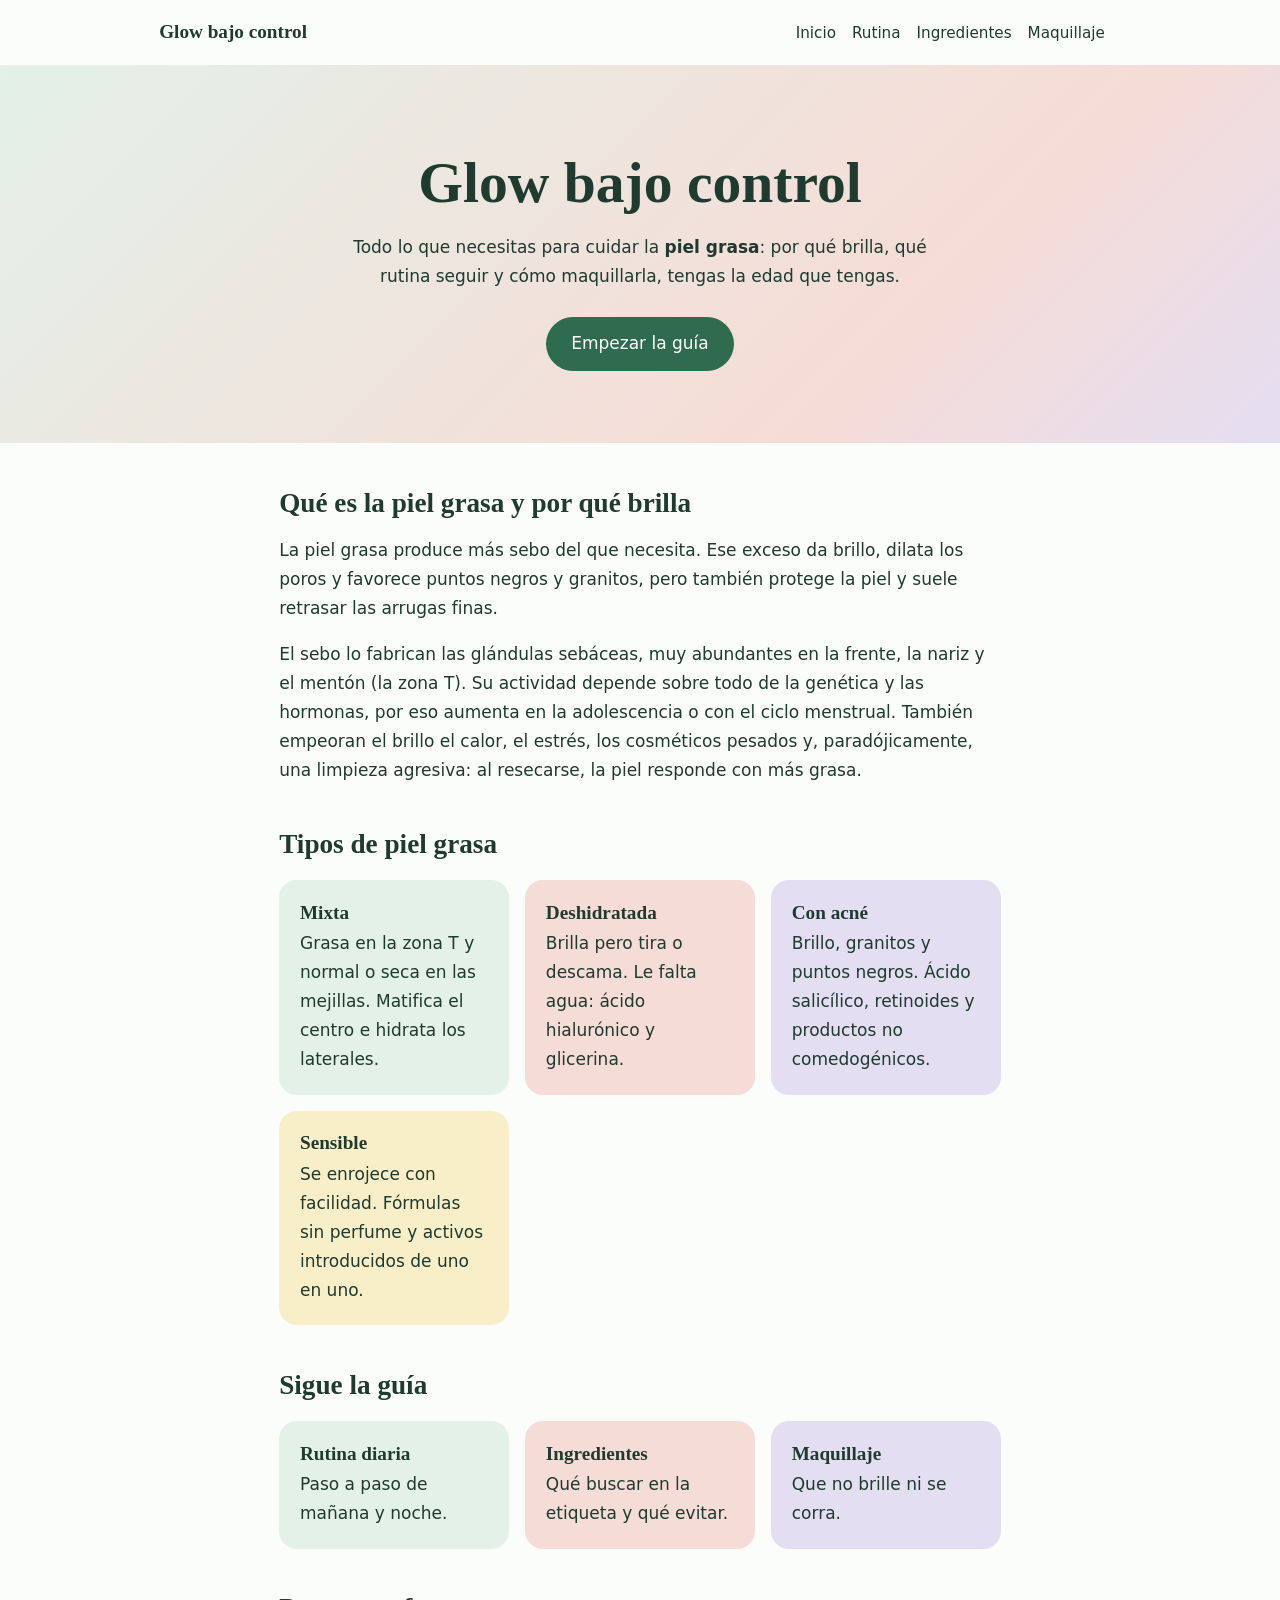
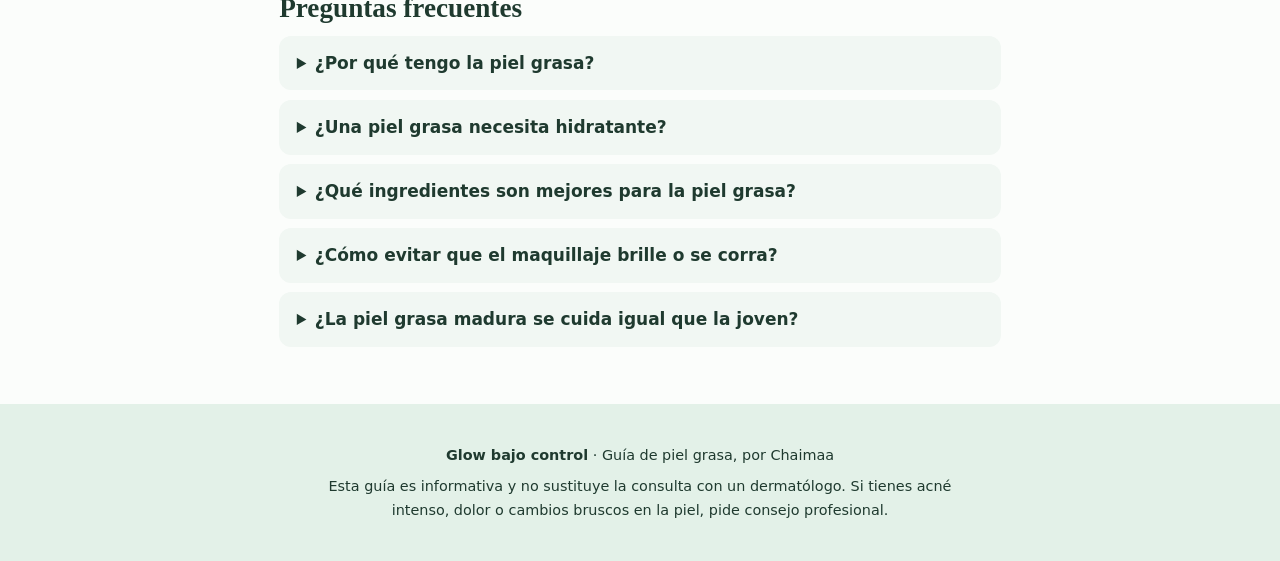
<file: index.html>
<!DOCTYPE html>
<html lang="es"><head><meta charset="utf-8"><meta name="viewport" content="width=device-width,initial-scale=1">
<title>Piel grasa: causas, rutina, ingredientes y maquillaje | Glow bajo control</title><meta name="description" content="Guía de piel grasa: por qué brilla, qué rutina seguir, qué ingredientes funcionan y cómo maquillarla para que no brille, sea joven o madura.">
<meta name="robots" content="index,follow,max-snippet:-1,max-image-preview:large">
<link rel="canonical" href="https://glowbajocontrol.netlify.app/"><link rel="alternate" hreflang="es" href="https://glowbajocontrol.netlify.app/">
<meta property="og:type" content="article"><meta property="og:locale" content="es_ES"><meta property="og:site_name" content="Glow bajo control">
<meta property="og:title" content="Piel grasa: causas, rutina, ingredientes y maquillaje | Glow bajo control"><meta property="og:description" content="Guía de piel grasa: por qué brilla, qué rutina seguir, qué ingredientes funcionan y cómo maquillarla para que no brille, sea joven o madura."><meta property="og:url" content="https://glowbajocontrol.netlify.app/">
<meta name="twitter:card" content="summary"><meta name="theme-color" content="#e3f1e8">
<link rel="stylesheet" href="/style.css"><script type="application/ld+json">{"@context": "https://schema.org", "@graph": [{"@type": "WebSite", "name": "Glow bajo control", "url": "https://glowbajocontrol.netlify.app/", "inLanguage": "es"}, {"@type": "Article", "headline": "Glow bajo control", "description": "Guía de piel grasa: por qué brilla, qué rutina seguir, qué ingredientes funcionan y cómo maquillarla para que no brille, sea joven o madura.", "inLanguage": "es", "dateModified": "2026-10-02", "mainEntityOfPage": "https://glowbajocontrol.netlify.app/", "author": {"@type": "Person", "name": "Chaimaa"}}, {"@type": "FAQPage", "mainEntity": [{"@type": "Question", "name": "¿Por qué tengo la piel grasa?", "acceptedAnswer": {"@type": "Answer", "text": "Por una producción alta de sebo en las glándulas sebáceas, influida por la genética, las hormonas, el clima, el estrés y una rutina demasiado agresiva."}}, {"@type": "Question", "name": "¿Una piel grasa necesita hidratante?", "acceptedAnswer": {"@type": "Answer", "text": "Sí. Necesita una hidratante ligera en gel o fluido, sin aceites pesados. Omitirla puede aumentar el brillo y la deshidratación."}}, {"@type": "Question", "name": "¿Qué ingredientes son mejores para la piel grasa?", "acceptedAnswer": {"@type": "Answer", "text": "Niacinamida, ácido salicílico, retinoides, ácido azelaico, zinc y ácido hialurónico, junto con un protector solar ligero."}}, {"@type": "Question", "name": "¿Cómo evitar que el maquillaje brille o se corra?", "acceptedAnswer": {"@type": "Answer", "text": "Usa prebase solo en la zona T, base oil-free en capas finas, polvo translúcido con toques, spray fijador ligero y papel secante durante el día."}}, {"@type": "Question", "name": "¿La piel grasa madura se cuida igual que la joven?", "acceptedAnswer": {"@type": "Answer", "text": "No exactamente. La joven necesita regular el sebo y limpiar el poro; la madura suma hidratación, retinoides y antioxidantes, y evita el exceso de polvo."}}]}]}</script></head><body>
<header class="top"><a class="logo" href="/">Glow bajo control</a><nav aria-label="Principal"><a href="/">Inicio</a><a href="/rutina-piel-grasa/">Rutina</a><a href="/ingredientes-piel-grasa/">Ingredientes</a><a href="/maquillaje-piel-grasa/">Maquillaje</a></nav></header><div class="hero"><h1>Glow bajo control</h1><p>Todo lo que necesitas para cuidar la <strong>piel grasa</strong>: por qué brilla, qué rutina seguir y cómo maquillarla, tengas la edad que tengas.</p><a class="btn" href="#que-es">Empezar la guía</a></div><main><h2 id="que-es">Qué es la piel grasa y por qué brilla</h2>
<p>La piel grasa produce más sebo del que necesita. Ese exceso da brillo, dilata los poros y favorece puntos negros y granitos, pero también protege la piel y suele retrasar las arrugas finas.</p>
<p>El sebo lo fabrican las glándulas sebáceas, muy abundantes en la frente, la nariz y el mentón (la zona T). Su actividad depende sobre todo de la genética y las hormonas, por eso aumenta en la adolescencia o con el ciclo menstrual. También empeoran el brillo el calor, el estrés, los cosméticos pesados y, paradójicamente, una limpieza agresiva: al resecarse, la piel responde con más grasa.</p>
<h2 id="tipos">Tipos de piel grasa</h2>
<div class="grid"><div class="card c1"><h3>Mixta</h3><p>Grasa en la zona T y normal o seca en las mejillas. Matifica el centro e hidrata los laterales.</p></div>
<div class="card c2"><h3>Deshidratada</h3><p>Brilla pero tira o descama. Le falta agua: ácido hialurónico y glicerina.</p></div>
<div class="card c3"><h3>Con acné</h3><p>Brillo, granitos y puntos negros. Ácido salicílico, retinoides y productos no comedogénicos.</p></div>
<div class="card c4"><h3>Sensible</h3><p>Se enrojece con facilidad. Fórmulas sin perfume y activos introducidos de uno en uno.</p></div></div>
<h2>Sigue la guía</h2>
<div class="grid"><a class="card c1" href="/rutina-piel-grasa/"><h3>Rutina diaria</h3><p>Paso a paso de mañana y noche.</p></a>
<a class="card c2" href="/ingredientes-piel-grasa/"><h3>Ingredientes</h3><p>Qué buscar en la etiqueta y qué evitar.</p></a>
<a class="card c3" href="/maquillaje-piel-grasa/"><h3>Maquillaje</h3><p>Que no brille ni se corra.</p></a></div>
<h2 id="faq">Preguntas frecuentes</h2><details><summary>¿Por qué tengo la piel grasa?</summary><p>Por una producción alta de sebo en las glándulas sebáceas, influida por la genética, las hormonas, el clima, el estrés y una rutina demasiado agresiva.</p></details><details><summary>¿Una piel grasa necesita hidratante?</summary><p>Sí. Necesita una hidratante ligera en gel o fluido, sin aceites pesados. Omitirla puede aumentar el brillo y la deshidratación.</p></details><details><summary>¿Qué ingredientes son mejores para la piel grasa?</summary><p>Niacinamida, ácido salicílico, retinoides, ácido azelaico, zinc y ácido hialurónico, junto con un protector solar ligero.</p></details><details><summary>¿Cómo evitar que el maquillaje brille o se corra?</summary><p>Usa prebase solo en la zona T, base oil-free en capas finas, polvo translúcido con toques, spray fijador ligero y papel secante durante el día.</p></details><details><summary>¿La piel grasa madura se cuida igual que la joven?</summary><p>No exactamente. La joven necesita regular el sebo y limpiar el poro; la madura suma hidratación, retinoides y antioxidantes, y evita el exceso de polvo.</p></details></main>
<footer><p><strong>Glow bajo control</strong> · Guía de piel grasa, por Chaimaa</p><p>Esta guía es informativa y no sustituye la consulta con un dermatólogo. Si tienes acné intenso, dolor o cambios bruscos en la piel, pide consejo profesional.</p></footer></body></html>
</file>
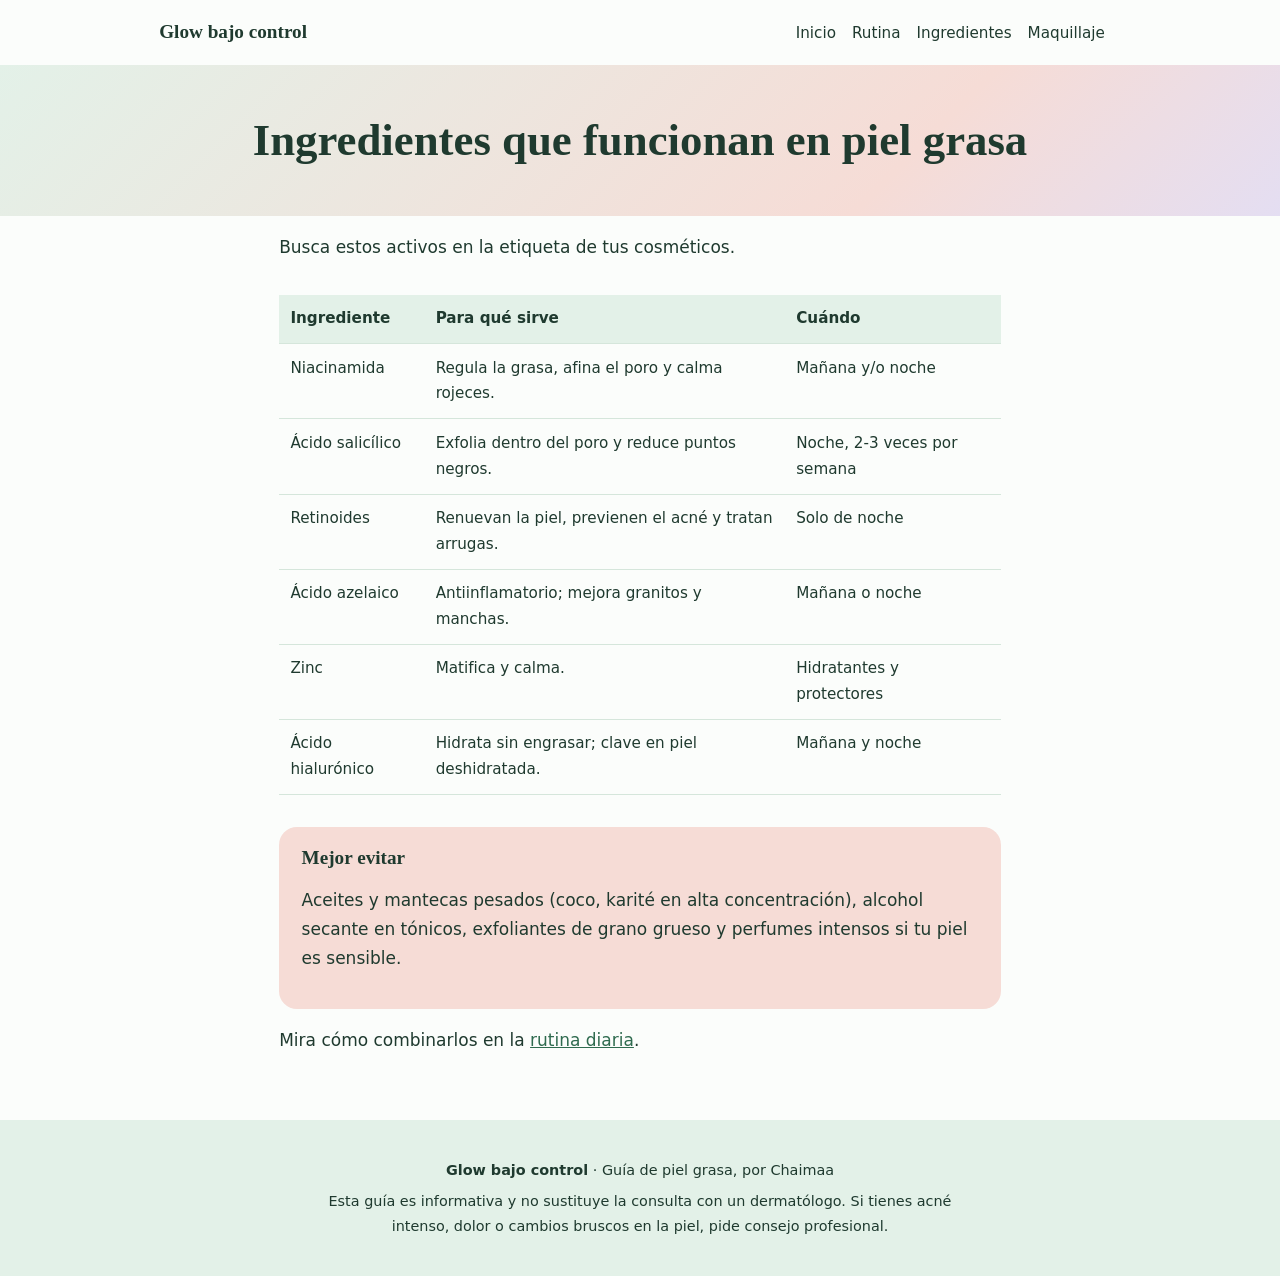
<file: ingrediente-piel-grasa/index.html>
<!DOCTYPE html>
<html lang="es"><head><meta charset="utf-8"><meta name="viewport" content="width=device-width,initial-scale=1">
<title>Mejores ingredientes para piel grasa: niacinamida, salicílico y más | Glow bajo control</title><meta name="description" content="Qué ingredientes funcionan en piel grasa: niacinamida, ácido salicílico, retinoides, ácido azelaico, zinc y ácido hialurónico. Cuándo usarlos y qué evitar.">
<meta name="robots" content="index,follow,max-snippet:-1,max-image-preview:large">
<link rel="canonical" href="https://glowbajocontrol.netlify.app/ingredientes-piel-grasa/"><link rel="alternate" hreflang="es" href="https://glowbajocontrol.netlify.app/ingredientes-piel-grasa/">
<meta property="og:type" content="article"><meta property="og:locale" content="es_ES"><meta property="og:site_name" content="Glow bajo control">
<meta property="og:title" content="Mejores ingredientes para piel grasa: niacinamida, salicílico y más | Glow bajo control"><meta property="og:description" content="Qué ingredientes funcionan en piel grasa: niacinamida, ácido salicílico, retinoides, ácido azelaico, zinc y ácido hialurónico. Cuándo usarlos y qué evitar."><meta property="og:url" content="https://glowbajocontrol.netlify.app/ingredientes-piel-grasa/">
<meta name="twitter:card" content="summary"><meta name="theme-color" content="#e3f1e8">
<link rel="stylesheet" href="/style.css"><script type="application/ld+json">{"@context": "https://schema.org", "@graph": [{"@type": "WebSite", "name": "Glow bajo control", "url": "https://glowbajocontrol.netlify.app/", "inLanguage": "es"}, {"@type": "Article", "headline": "Ingredientes que funcionan en piel grasa", "description": "Qué ingredientes funcionan en piel grasa: niacinamida, ácido salicílico, retinoides, ácido azelaico, zinc y ácido hialurónico. Cuándo usarlos y qué evitar.", "inLanguage": "es", "dateModified": "2026-10-02", "mainEntityOfPage": "https://glowbajocontrol.netlify.app/ingredientes-piel-grasa/", "author": {"@type": "Person", "name": "Chaimaa"}}]}</script></head><body>
<header class="top"><a class="logo" href="/">Glow bajo control</a><nav aria-label="Principal"><a href="/">Inicio</a><a href="/rutina-piel-grasa/">Rutina</a><a href="/ingredientes-piel-grasa/">Ingredientes</a><a href="/maquillaje-piel-grasa/">Maquillaje</a></nav></header><div class="hero" style="padding:2.5rem 1.2rem"><h1 style="font-size:clamp(1.9rem,5vw,2.8rem)">Ingredientes que funcionan en piel grasa</h1></div><main><p>Busca estos activos en la etiqueta de tus cosméticos.</p>
<div class="tw"><table><tr><th>Ingrediente</th><th>Para qué sirve</th><th>Cuándo</th></tr>
<tr><td>Niacinamida</td><td>Regula la grasa, afina el poro y calma rojeces.</td><td>Mañana y/o noche</td></tr>
<tr><td>Ácido salicílico</td><td>Exfolia dentro del poro y reduce puntos negros.</td><td>Noche, 2-3 veces por semana</td></tr>
<tr><td>Retinoides</td><td>Renuevan la piel, previenen el acné y tratan arrugas.</td><td>Solo de noche</td></tr>
<tr><td>Ácido azelaico</td><td>Antiinflamatorio; mejora granitos y manchas.</td><td>Mañana o noche</td></tr>
<tr><td>Zinc</td><td>Matifica y calma.</td><td>Hidratantes y protectores</td></tr>
<tr><td>Ácido hialurónico</td><td>Hidrata sin engrasar; clave en piel deshidratada.</td><td>Mañana y noche</td></tr></table></div>
<div class="box c2"><h3>Mejor evitar</h3><p>Aceites y mantecas pesados (coco, karité en alta concentración), alcohol secante en tónicos, exfoliantes de grano grueso y perfumes intensos si tu piel es sensible.</p></div>
<p>Mira cómo combinarlos en la <a href="/rutina-piel-grasa/">rutina diaria</a>.</p></main>
<footer><p><strong>Glow bajo control</strong> · Guía de piel grasa, por Chaimaa</p><p>Esta guía es informativa y no sustituye la consulta con un dermatólogo. Si tienes acné intenso, dolor o cambios bruscos en la piel, pide consejo profesional.</p></footer></body></html>
</file>
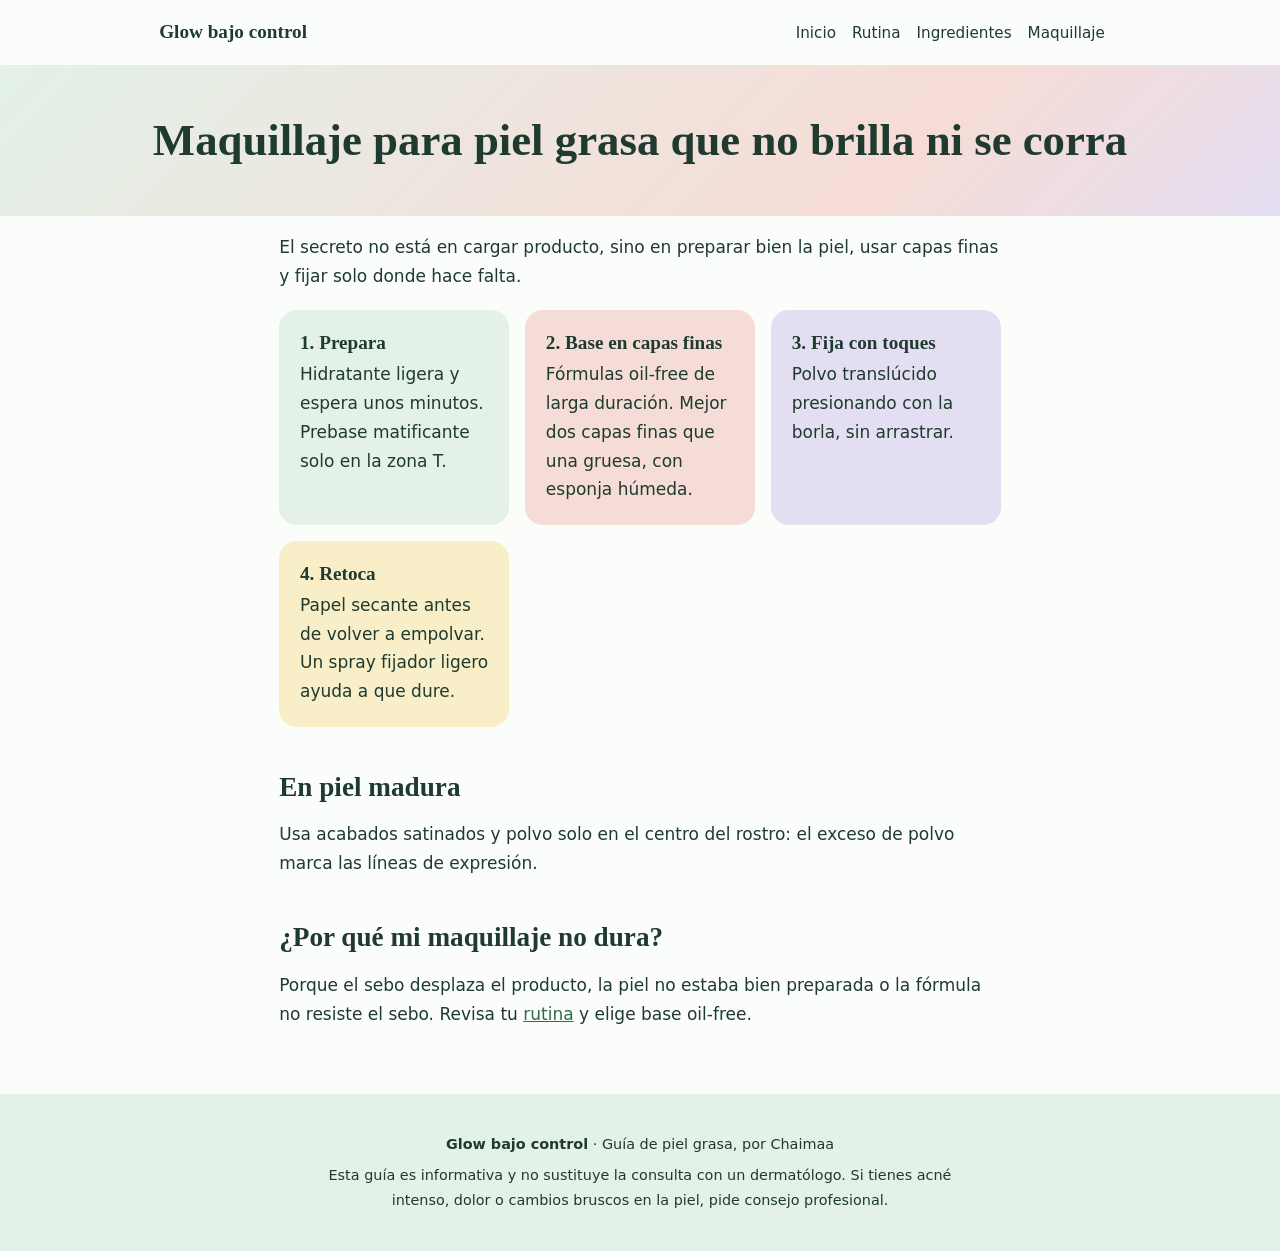
<file: maquillaje-piel-grasa/index.html>
<!DOCTYPE html>
<html lang="es"><head><meta charset="utf-8"><meta name="viewport" content="width=device-width,initial-scale=1">
<title>Maquillaje para piel grasa: que no brille ni se corra | Glow bajo control</title><meta name="description" content="Cómo maquillar piel grasa para que dure: prebase solo en la zona T, base oil-free en capas finas, polvo translúcido, spray fijador y retoques sin añadir capas.">
<meta name="robots" content="index,follow,max-snippet:-1,max-image-preview:large">
<link rel="canonical" href="https://glowbajocontrol.netlify.app/maquillaje-piel-grasa/"><link rel="alternate" hreflang="es" href="https://glowbajocontrol.netlify.app/maquillaje-piel-grasa/">
<meta property="og:type" content="article"><meta property="og:locale" content="es_ES"><meta property="og:site_name" content="Glow bajo control">
<meta property="og:title" content="Maquillaje para piel grasa: que no brille ni se corra | Glow bajo control"><meta property="og:description" content="Cómo maquillar piel grasa para que dure: prebase solo en la zona T, base oil-free en capas finas, polvo translúcido, spray fijador y retoques sin añadir capas."><meta property="og:url" content="https://glowbajocontrol.netlify.app/maquillaje-piel-grasa/">
<meta name="twitter:card" content="summary"><meta name="theme-color" content="#e3f1e8">
<link rel="stylesheet" href="/style.css"><script type="application/ld+json">{"@context": "https://schema.org", "@graph": [{"@type": "WebSite", "name": "Glow bajo control", "url": "https://glowbajocontrol.netlify.app/", "inLanguage": "es"}, {"@type": "Article", "headline": "Maquillaje para piel grasa que no brilla ni se corra", "description": "Cómo maquillar piel grasa para que dure: prebase solo en la zona T, base oil-free en capas finas, polvo translúcido, spray fijador y retoques sin añadir capas.", "inLanguage": "es", "dateModified": "2026-10-02", "mainEntityOfPage": "https://glowbajocontrol.netlify.app/maquillaje-piel-grasa/", "author": {"@type": "Person", "name": "Chaimaa"}}]}</script></head><body>
<header class="top"><a class="logo" href="/">Glow bajo control</a><nav aria-label="Principal"><a href="/">Inicio</a><a href="/rutina-piel-grasa/">Rutina</a><a href="/ingredientes-piel-grasa/">Ingredientes</a><a href="/maquillaje-piel-grasa/">Maquillaje</a></nav></header><div class="hero" style="padding:2.5rem 1.2rem"><h1 style="font-size:clamp(1.9rem,5vw,2.8rem)">Maquillaje para piel grasa que no brilla ni se corra</h1></div><main><p>El secreto no está en cargar producto, sino en preparar bien la piel, usar capas finas y fijar solo donde hace falta.</p>
<div class="grid"><div class="card c1"><h3>1. Prepara</h3><p>Hidratante ligera y espera unos minutos. Prebase matificante solo en la zona T.</p></div>
<div class="card c2"><h3>2. Base en capas finas</h3><p>Fórmulas oil-free de larga duración. Mejor dos capas finas que una gruesa, con esponja húmeda.</p></div>
<div class="card c3"><h3>3. Fija con toques</h3><p>Polvo translúcido presionando con la borla, sin arrastrar.</p></div>
<div class="card c4"><h3>4. Retoca</h3><p>Papel secante antes de volver a empolvar. Un spray fijador ligero ayuda a que dure.</p></div></div>
<h2>En piel madura</h2><p>Usa acabados satinados y polvo solo en el centro del rostro: el exceso de polvo marca las líneas de expresión.</p>
<h2>¿Por qué mi maquillaje no dura?</h2><p>Porque el sebo desplaza el producto, la piel no estaba bien preparada o la fórmula no resiste el sebo. Revisa tu <a href="/rutina-piel-grasa/">rutina</a> y elige base oil-free.</p></main>
<footer><p><strong>Glow bajo control</strong> · Guía de piel grasa, por Chaimaa</p><p>Esta guía es informativa y no sustituye la consulta con un dermatólogo. Si tienes acné intenso, dolor o cambios bruscos en la piel, pide consejo profesional.</p></footer></body></html>
</file>
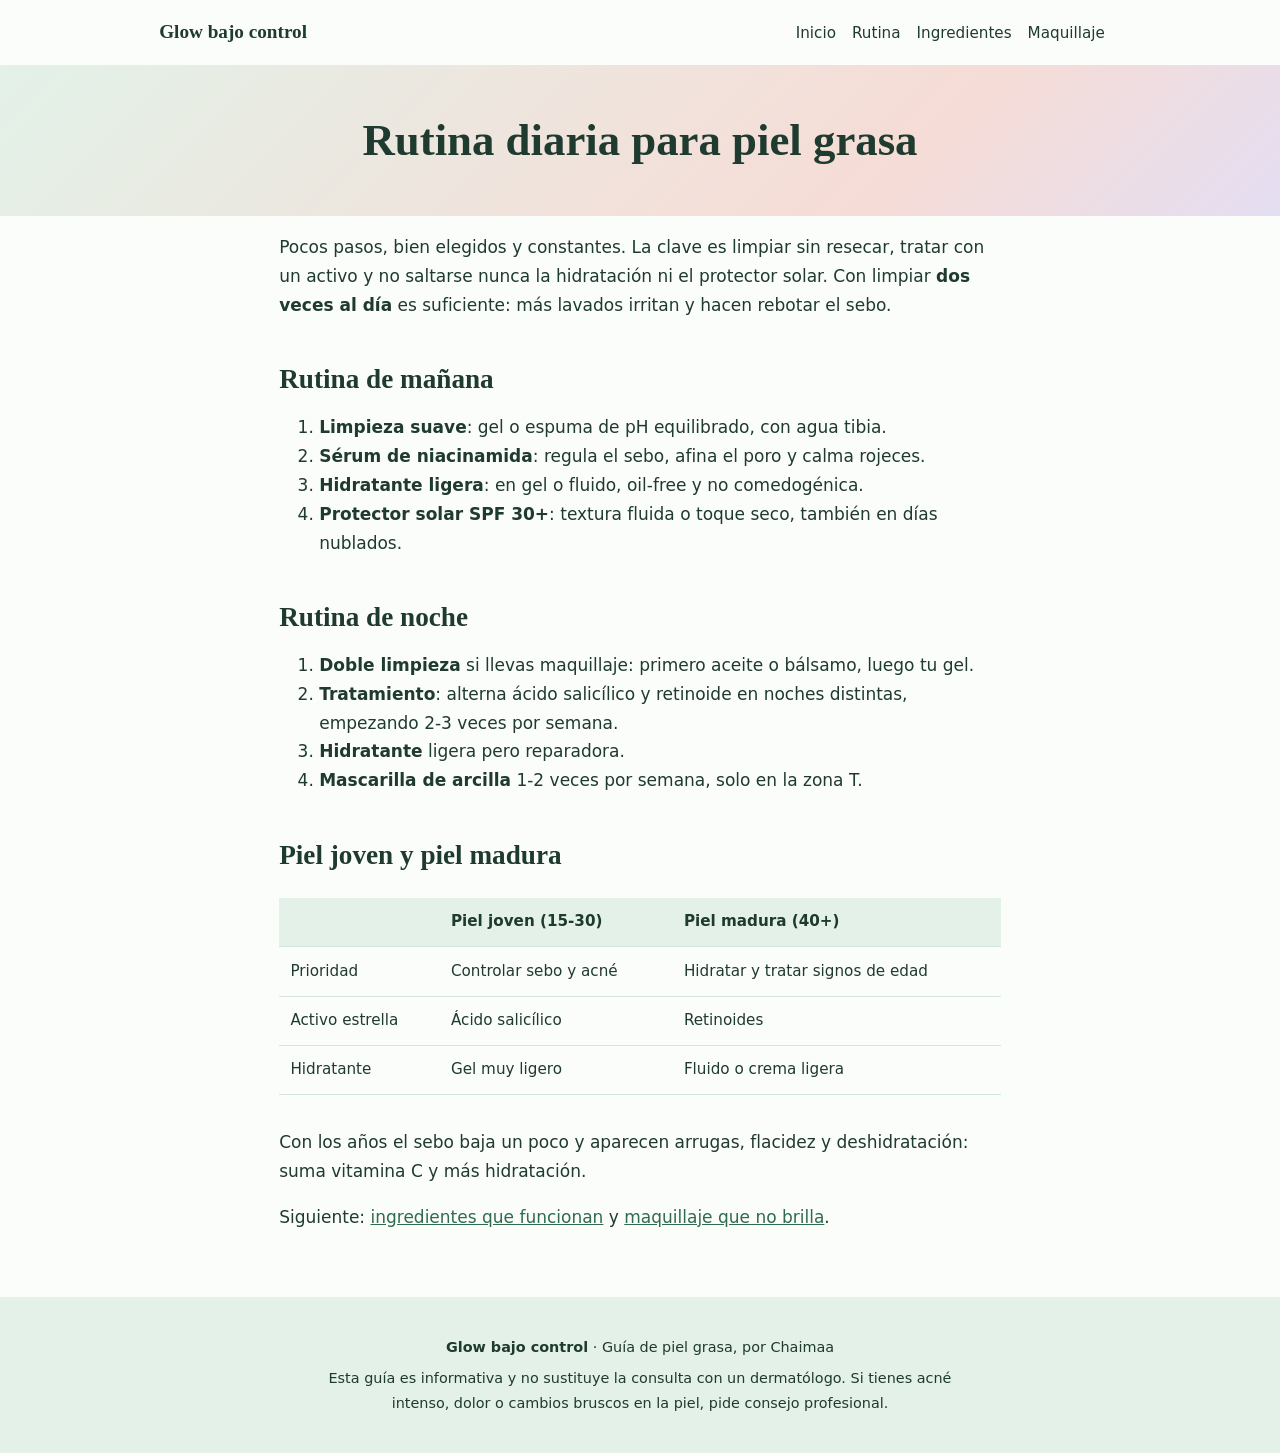
<file: rutina-piel-grasa/index.html>
<!DOCTYPE html>
<html lang="es"><head><meta charset="utf-8"><meta name="viewport" content="width=device-width,initial-scale=1">
<title>Rutina para piel grasa: paso a paso de mañana y noche | Glow bajo control</title><meta name="description" content="Rutina diaria para piel grasa en pocos pasos: limpieza suave, niacinamida, hidratante ligera, protector solar y tratamiento nocturno. Para piel joven y madura.">
<meta name="robots" content="index,follow,max-snippet:-1,max-image-preview:large">
<link rel="canonical" href="https://glowbajocontrol.netlify.app/rutina-piel-grasa/"><link rel="alternate" hreflang="es" href="https://glowbajocontrol.netlify.app/rutina-piel-grasa/">
<meta property="og:type" content="article"><meta property="og:locale" content="es_ES"><meta property="og:site_name" content="Glow bajo control">
<meta property="og:title" content="Rutina para piel grasa: paso a paso de mañana y noche | Glow bajo control"><meta property="og:description" content="Rutina diaria para piel grasa en pocos pasos: limpieza suave, niacinamida, hidratante ligera, protector solar y tratamiento nocturno. Para piel joven y madura."><meta property="og:url" content="https://glowbajocontrol.netlify.app/rutina-piel-grasa/">
<meta name="twitter:card" content="summary"><meta name="theme-color" content="#e3f1e8">
<link rel="stylesheet" href="/style.css"><script type="application/ld+json">{"@context": "https://schema.org", "@graph": [{"@type": "WebSite", "name": "Glow bajo control", "url": "https://glowbajocontrol.netlify.app/", "inLanguage": "es"}, {"@type": "Article", "headline": "Rutina diaria para piel grasa", "description": "Rutina diaria para piel grasa en pocos pasos: limpieza suave, niacinamida, hidratante ligera, protector solar y tratamiento nocturno. Para piel joven y madura.", "inLanguage": "es", "dateModified": "2026-10-02", "mainEntityOfPage": "https://glowbajocontrol.netlify.app/rutina-piel-grasa/", "author": {"@type": "Person", "name": "Chaimaa"}}]}</script></head><body>
<header class="top"><a class="logo" href="/">Glow bajo control</a><nav aria-label="Principal"><a href="/">Inicio</a><a href="/rutina-piel-grasa/">Rutina</a><a href="/ingredientes-piel-grasa/">Ingredientes</a><a href="/maquillaje-piel-grasa/">Maquillaje</a></nav></header><div class="hero" style="padding:2.5rem 1.2rem"><h1 style="font-size:clamp(1.9rem,5vw,2.8rem)">Rutina diaria para piel grasa</h1></div><main><p>Pocos pasos, bien elegidos y constantes. La clave es limpiar sin resecar, tratar con un activo y no saltarse nunca la hidratación ni el protector solar. Con limpiar <strong>dos veces al día</strong> es suficiente: más lavados irritan y hacen rebotar el sebo.</p>
<h2>Rutina de mañana</h2>
<ol><li><strong>Limpieza suave</strong>: gel o espuma de pH equilibrado, con agua tibia.</li><li><strong>Sérum de niacinamida</strong>: regula el sebo, afina el poro y calma rojeces.</li><li><strong>Hidratante ligera</strong>: en gel o fluido, oil-free y no comedogénica.</li><li><strong>Protector solar SPF 30+</strong>: textura fluida o toque seco, también en días nublados.</li></ol>
<h2>Rutina de noche</h2>
<ol><li><strong>Doble limpieza</strong> si llevas maquillaje: primero aceite o bálsamo, luego tu gel.</li><li><strong>Tratamiento</strong>: alterna ácido salicílico y retinoide en noches distintas, empezando 2-3 veces por semana.</li><li><strong>Hidratante</strong> ligera pero reparadora.</li><li><strong>Mascarilla de arcilla</strong> 1-2 veces por semana, solo en la zona T.</li></ol>
<h2>Piel joven y piel madura</h2>
<div class="tw"><table><tr><th></th><th>Piel joven (15-30)</th><th>Piel madura (40+)</th></tr>
<tr><td>Prioridad</td><td>Controlar sebo y acné</td><td>Hidratar y tratar signos de edad</td></tr>
<tr><td>Activo estrella</td><td>Ácido salicílico</td><td>Retinoides</td></tr>
<tr><td>Hidratante</td><td>Gel muy ligero</td><td>Fluido o crema ligera</td></tr></table></div>
<p>Con los años el sebo baja un poco y aparecen arrugas, flacidez y deshidratación: suma vitamina C y más hidratación.</p>
<p>Siguiente: <a href="/ingredientes-piel-grasa/">ingredientes que funcionan</a> y <a href="/maquillaje-piel-grasa/">maquillaje que no brilla</a>.</p></main>
<footer><p><strong>Glow bajo control</strong> · Guía de piel grasa, por Chaimaa</p><p>Esta guía es informativa y no sustituye la consulta con un dermatólogo. Si tienes acné intenso, dolor o cambios bruscos en la piel, pide consejo profesional.</p></footer></body></html>
</file>
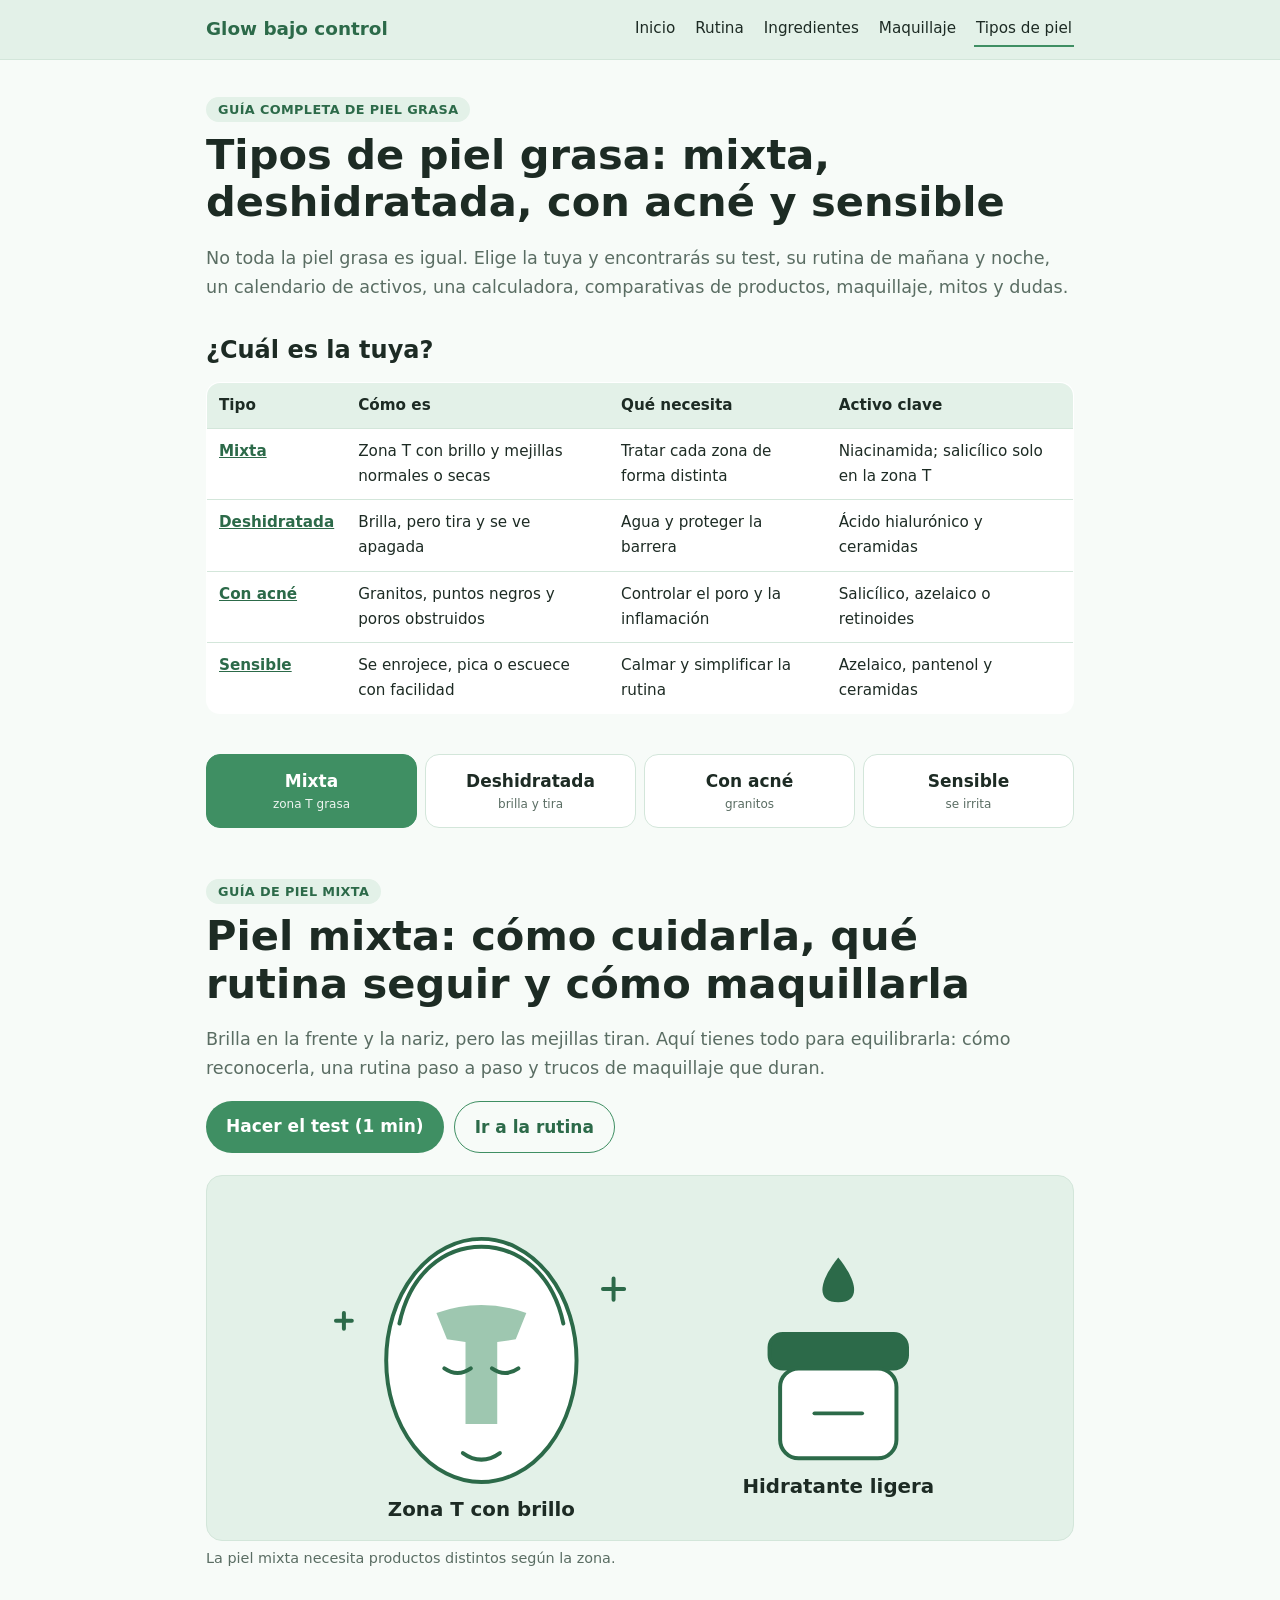
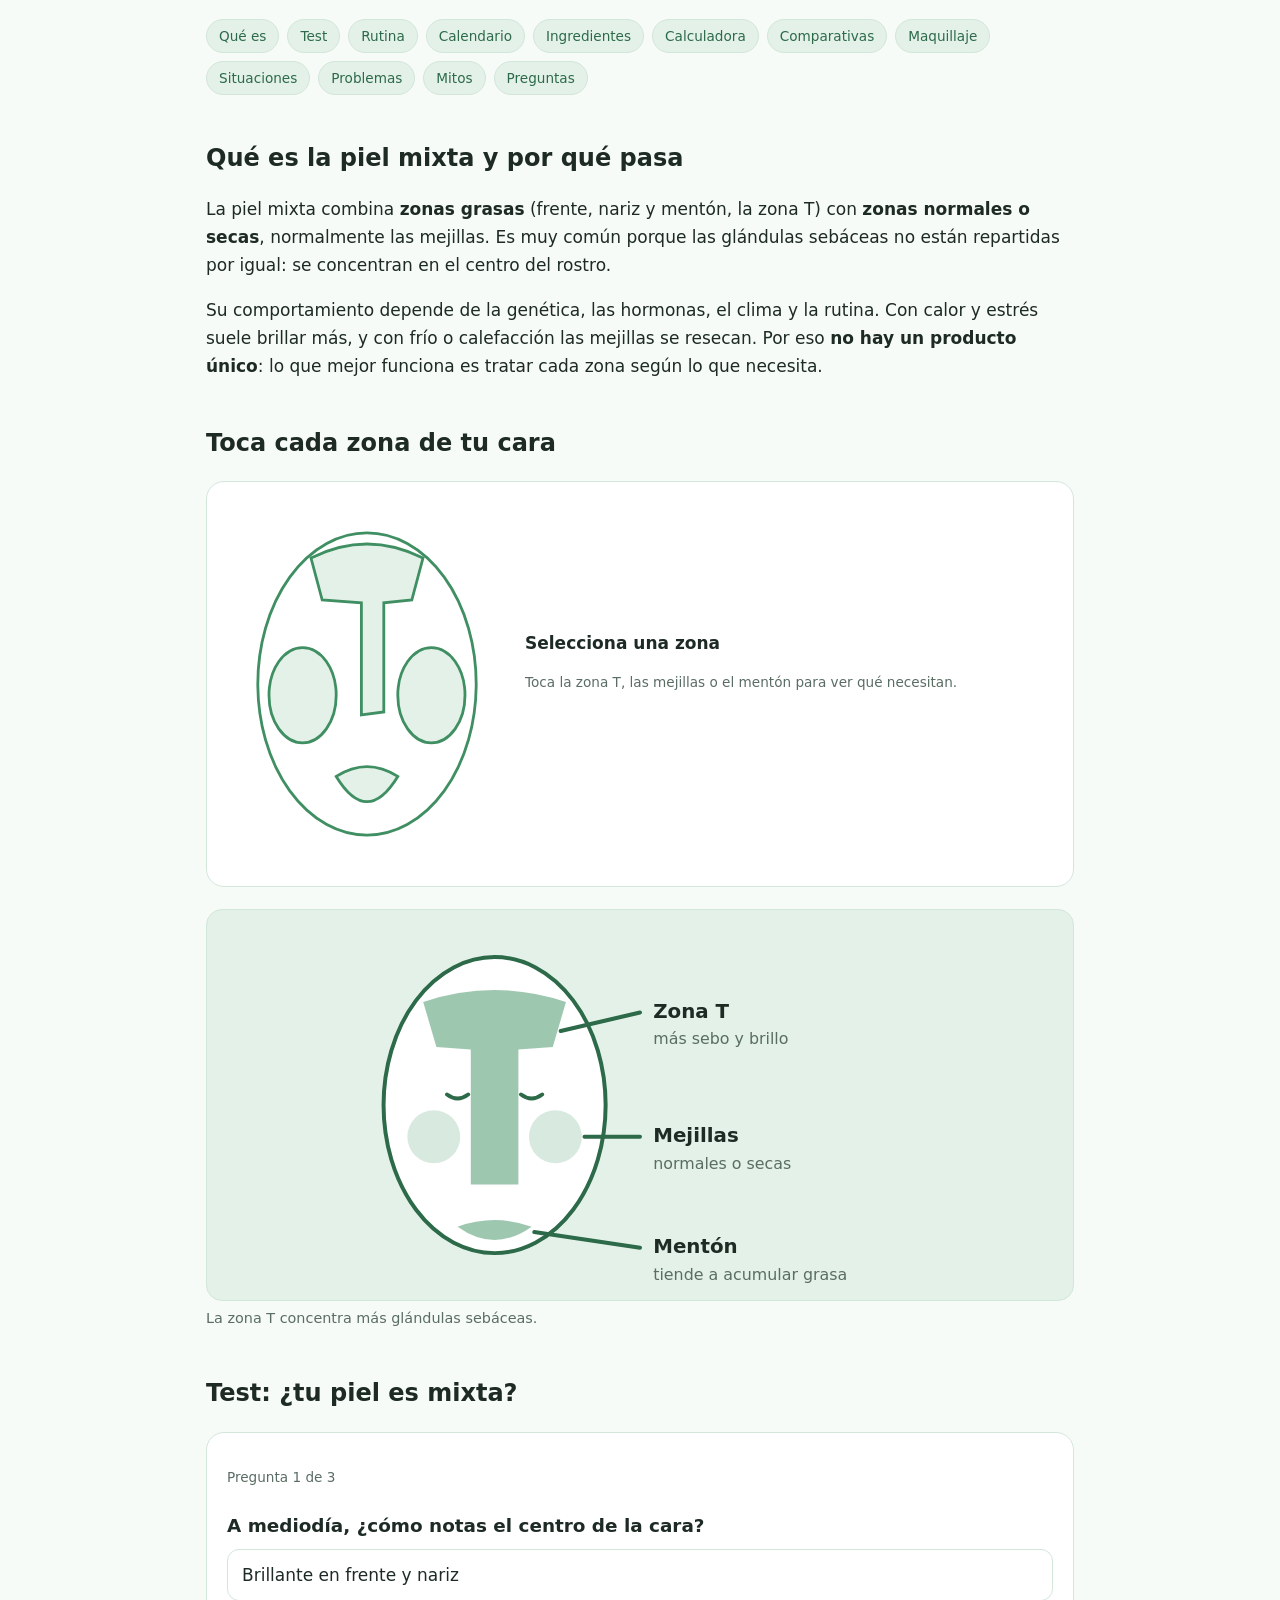
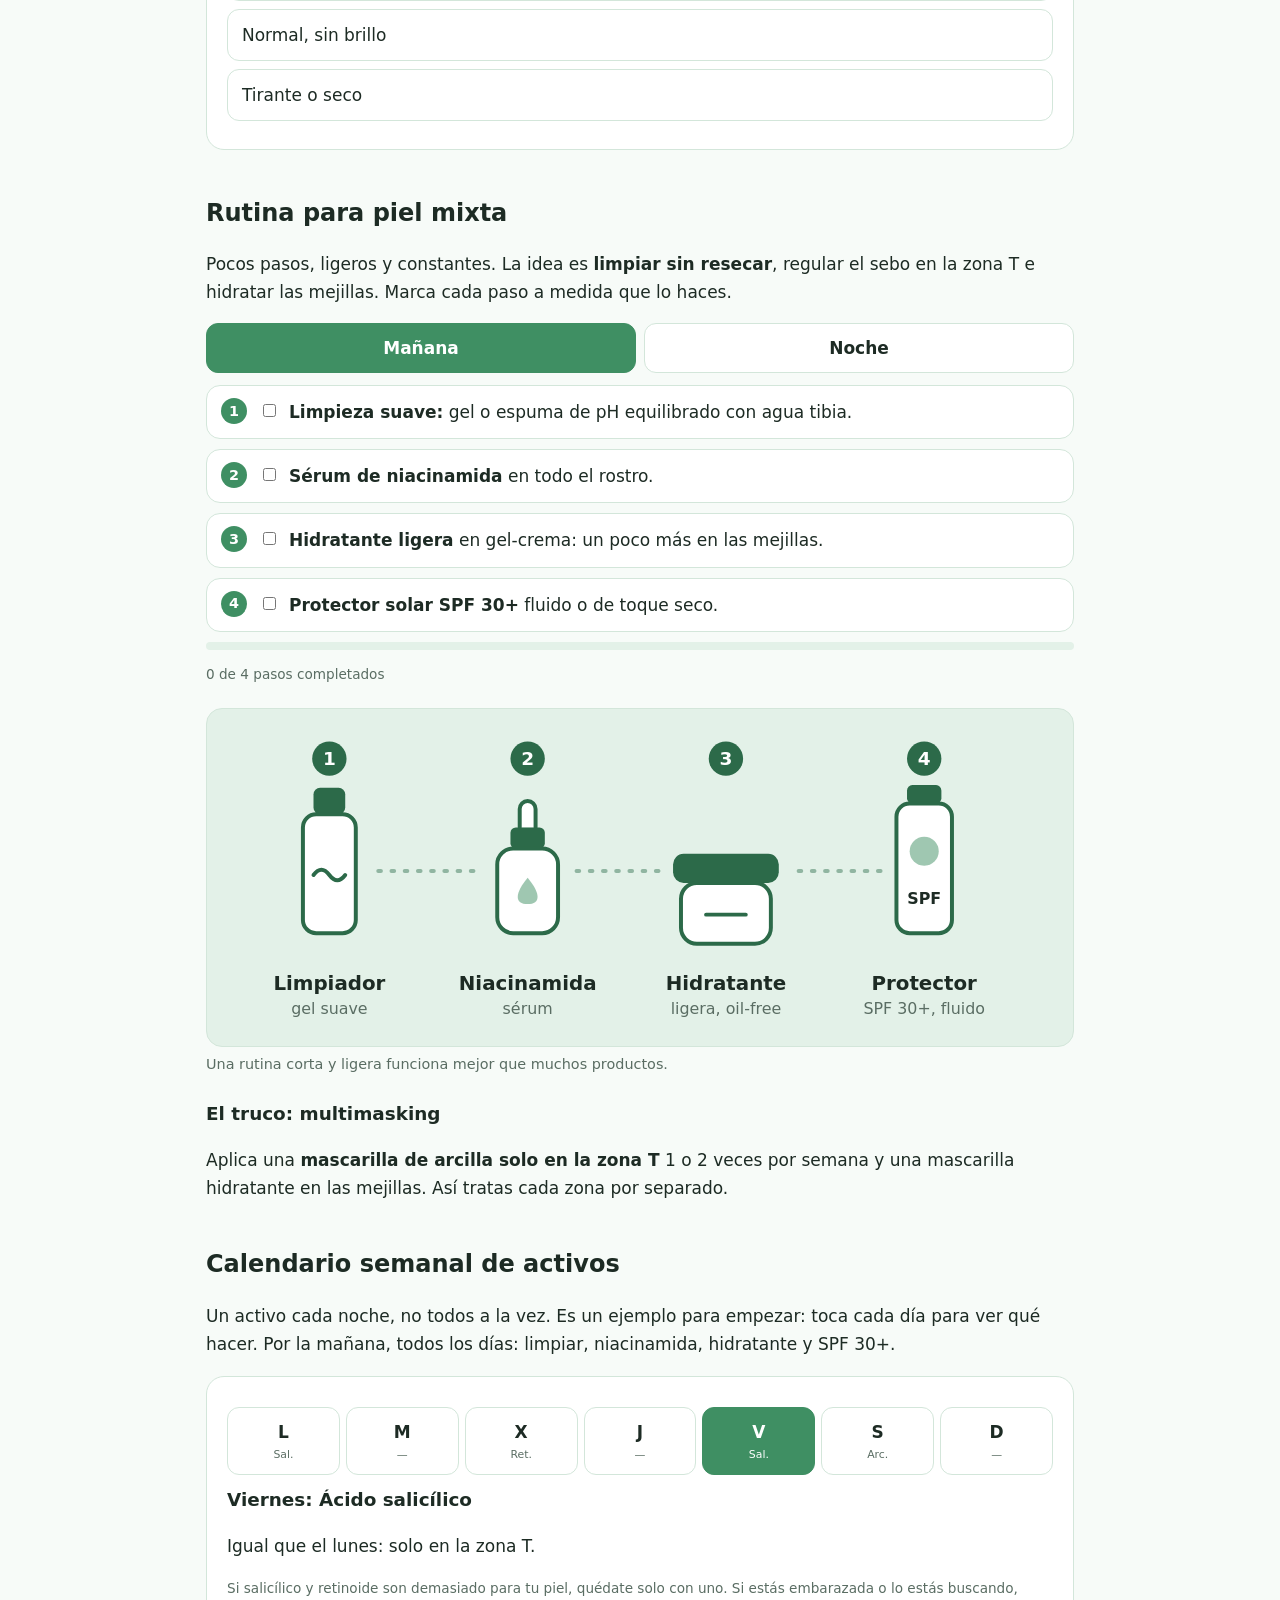
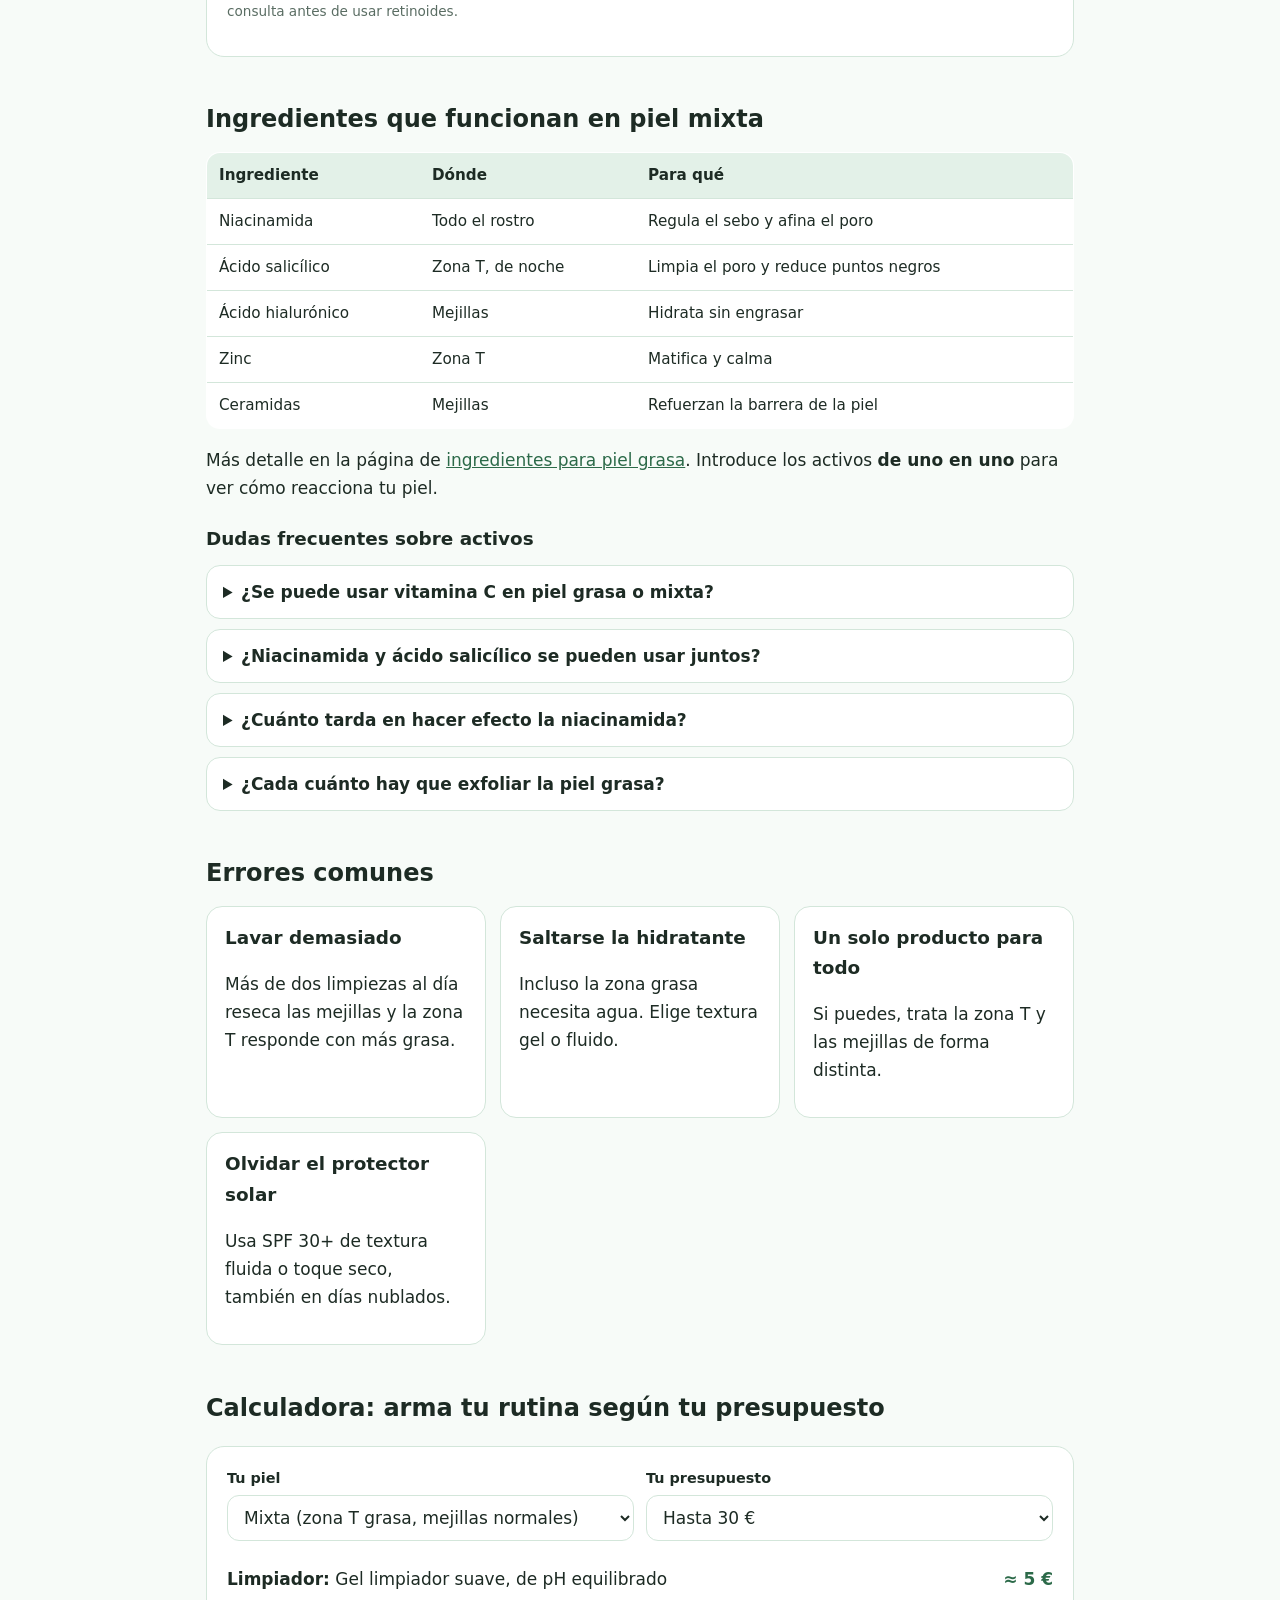
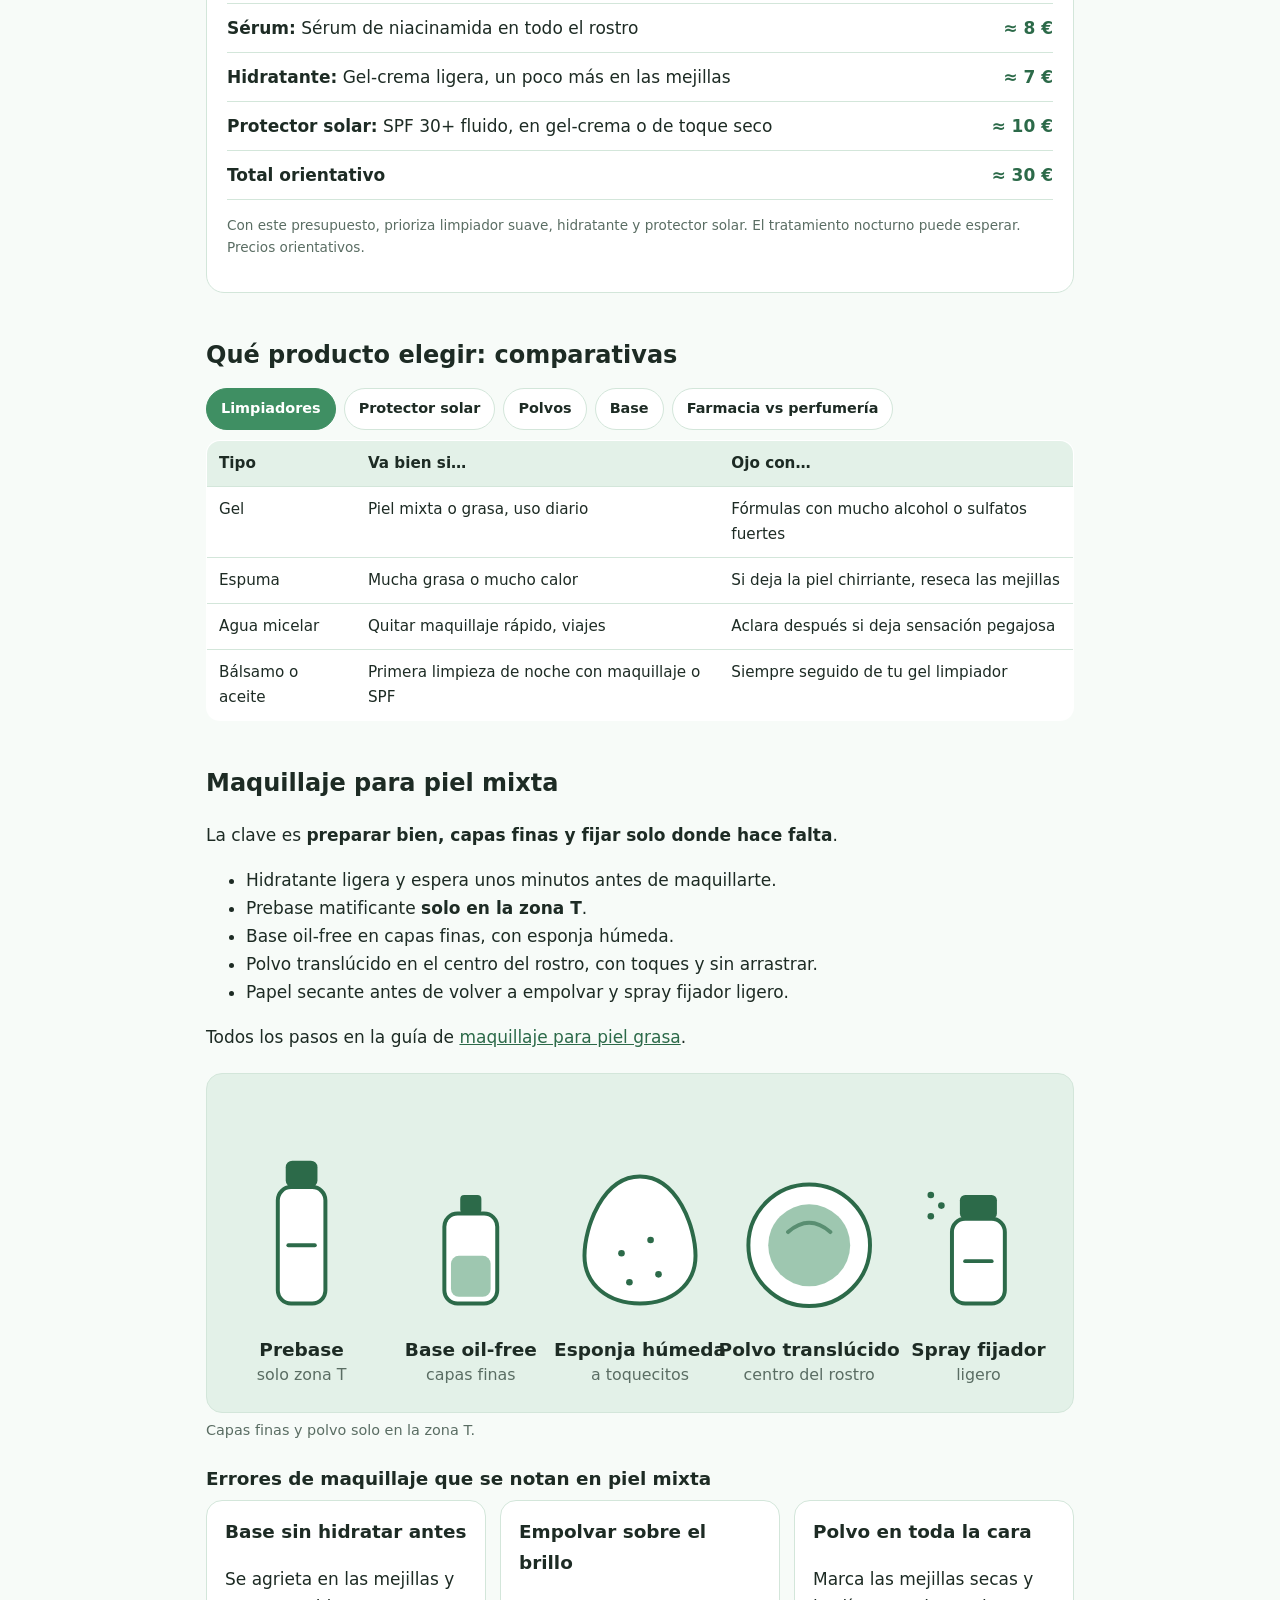
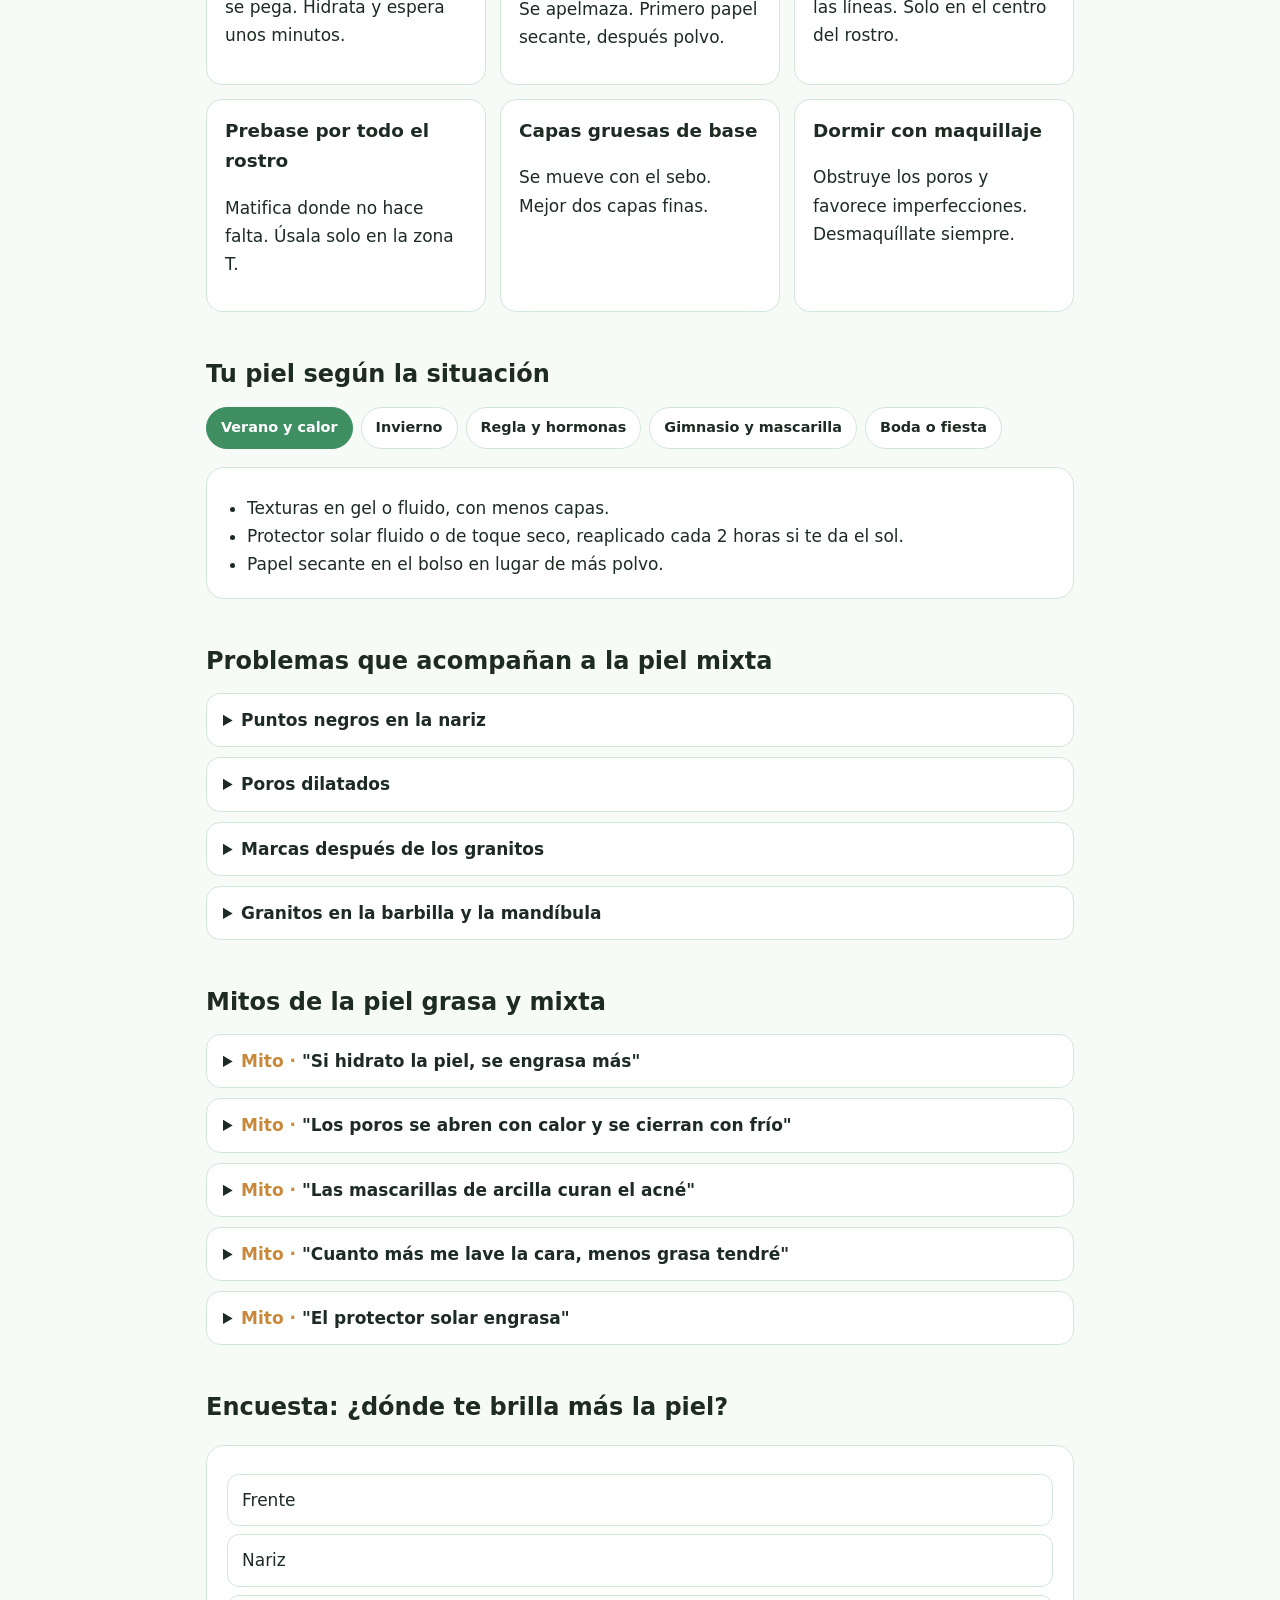
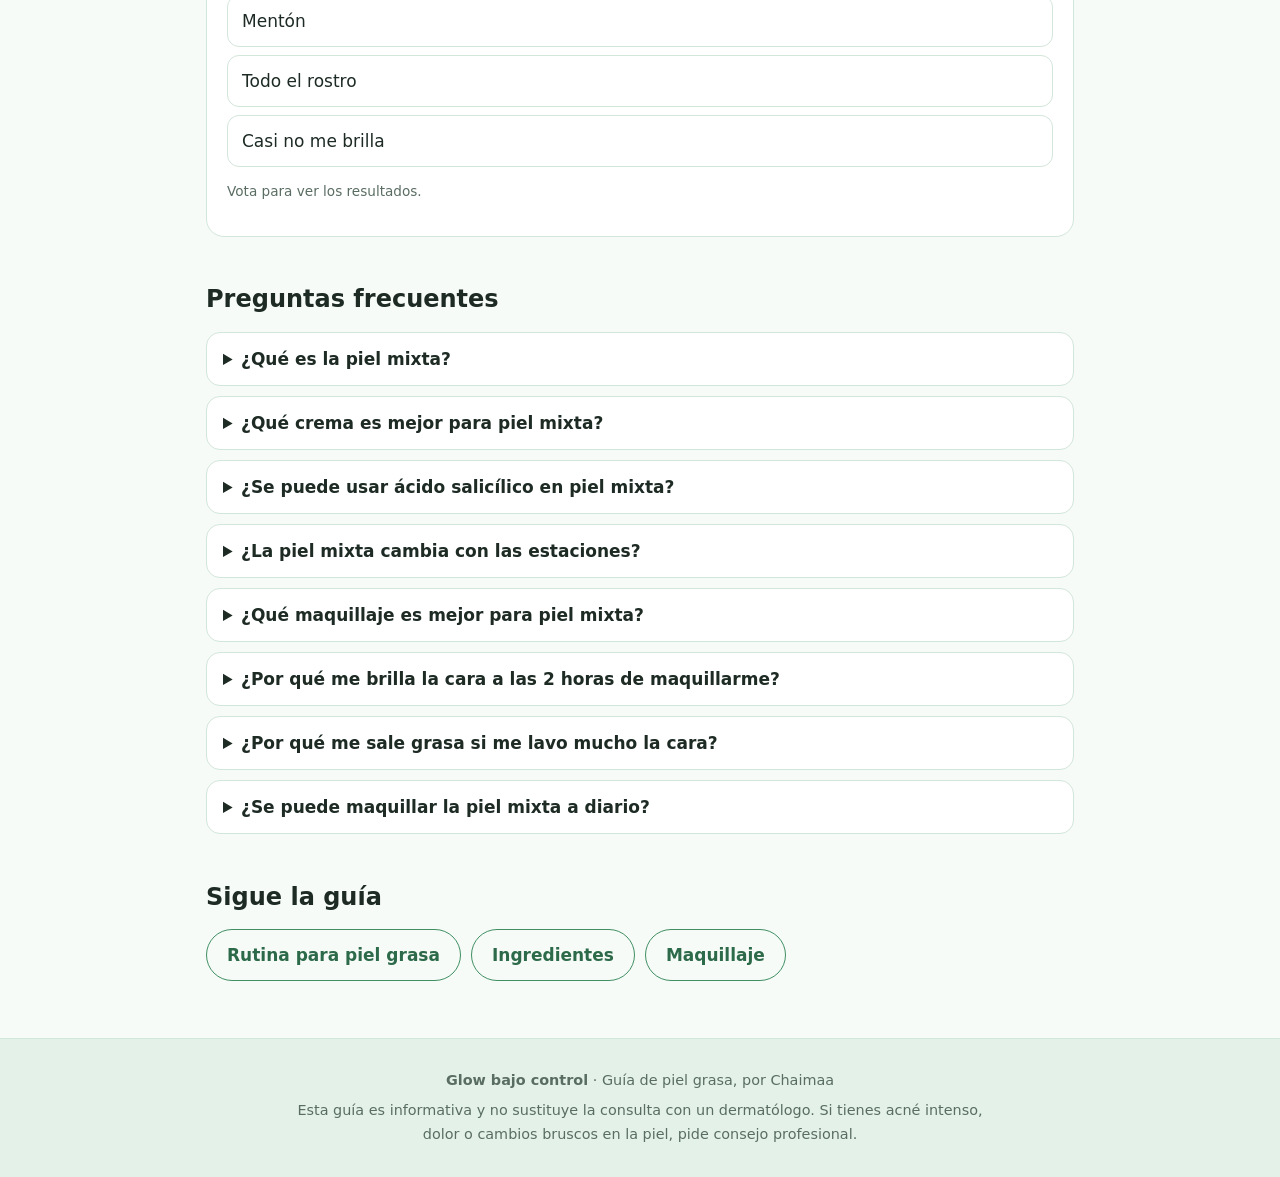
<file: tipos-de-piel-grasa/index.html>
<!doctype html>
<html lang="es">
<head>
<meta charset="utf-8">
<meta name="viewport" content="width=device-width,initial-scale=1">
<title>Tipos de piel grasa: mixta, deshidratada, con acné y sensible | Glow bajo control</title>
<meta name="description" content="Guía completa de piel grasa: mixta, deshidratada, con acné y sensible. Test, rutina, calendario de activos, calculadora, comparativas, maquillaje, mitos y dudas.">
<meta name="robots" content="index,follow,max-snippet:-1,max-image-preview:large">
<meta name="theme-color" content="#e3f1e8">
<link rel="canonical" href="https://glowbajocontrol.netlify.app/tipos-de-piel-grasa/">
<meta property="og:locale" content="es_ES">
<meta property="og:site_name" content="Glow bajo control">
<meta property="og:type" content="article">
<meta property="og:title" content="Tipos de piel grasa: mixta, deshidratada, con acné y sensible | Glow bajo control">
<meta property="og:description" content="Guía completa de piel grasa: mixta, deshidratada, con acné y sensible. Test, rutina, calculadora, comparativas y mitos.">
<meta property="og:url" content="https://glowbajocontrol.netlify.app/tipos-de-piel-grasa/">
<meta name="twitter:card" content="summary">

<script type="application/ld+json">
{
  "@context": "https://schema.org",
  "@graph": [
    {
      "@type": "Article",
      "headline": "Tipos de piel grasa: mixta, deshidratada, con acné y sensible",
      "inLanguage": "es-ES",
      "author": {
        "@type": "Person",
        "name": "Chaimaa"
      },
      "publisher": {
        "@type": "Organization",
        "name": "Glow bajo control"
      },
      "mainEntityOfPage": "https://glowbajocontrol.netlify.app/tipos-de-piel-grasa/"
    },
    {
      "@type": "FAQPage",
      "mainEntity": [
        {
          "@type": "Question",
          "name": "¿Qué es la piel mixta?",
          "acceptedAnswer": {
            "@type": "Answer",
            "text": "Es la que tiene brillo y poros más visibles en la zona T (frente, nariz y mentón) y está normal o seca en las mejillas."
          }
        },
        {
          "@type": "Question",
          "name": "¿Qué crema es mejor para piel mixta?",
          "acceptedAnswer": {
            "@type": "Answer",
            "text": "Una hidratante ligera en gel-crema o fluido, sin aceites pesados, que hidrate las mejillas sin engrasar la zona T."
          }
        },
        {
          "@type": "Question",
          "name": "¿Se puede usar ácido salicílico en piel mixta?",
          "acceptedAnswer": {
            "@type": "Answer",
            "text": "Sí, preferiblemente solo en la zona T, de noche y 2-3 veces por semana, introduciéndolo poco a poco."
          }
        },
        {
          "@type": "Question",
          "name": "¿La piel mixta cambia con las estaciones?",
          "acceptedAnswer": {
            "@type": "Answer",
            "text": "Sí. Con calor suele brillar más y con frío o calefacción las mejillas se resecan, por eso conviene ajustar la hidratante."
          }
        },
        {
          "@type": "Question",
          "name": "¿Qué maquillaje es mejor para piel mixta?",
          "acceptedAnswer": {
            "@type": "Answer",
            "text": "Base oil-free en capas finas, prebase matificante solo en la zona T y polvo translúcido en el centro del rostro."
          }
        },
        {
          "@type": "Question",
          "name": "¿Se puede usar vitamina C en piel grasa o mixta?",
          "acceptedAnswer": {
            "@type": "Answer",
            "text": "Sí. Se usa por la mañana, antes de la hidratante y del protector solar, mejor en sérum ligero y empezando con una concentración baja."
          }
        },
        {
          "@type": "Question",
          "name": "¿Niacinamida y ácido salicílico se pueden usar juntos?",
          "acceptedAnswer": {
            "@type": "Answer",
            "text": "Normalmente sí. Si notas escozor o rojez, sepáralos: niacinamida por la mañana y salicílico por la noche."
          }
        },
        {
          "@type": "Question",
          "name": "¿Cuánto tarda en hacer efecto la niacinamida?",
          "acceptedAnswer": {
            "@type": "Answer",
            "text": "El brillo y el aspecto del poro suelen mejorar tras varias semanas de uso constante, entre 4 y 8 aproximadamente."
          }
        },
        {
          "@type": "Question",
          "name": "¿Cada cuánto hay que exfoliar la piel grasa?",
          "acceptedAnswer": {
            "@type": "Answer",
            "text": "Con exfoliantes químicos suaves, entre 1 y 3 veces por semana, empezando por la frecuencia más baja."
          }
        },
        {
          "@type": "Question",
          "name": "¿Por qué me brilla la cara a las 2 horas de maquillarme?",
          "acceptedAnswer": {
            "@type": "Answer",
            "text": "Porque el sebo desplaza la base. Prepara la piel, usa prebase en la zona T, base oil-free en capas finas, polvo translúcido y papel secante antes de retocar."
          }
        },
        {
          "@type": "Question",
          "name": "¿Por qué me sale grasa si me lavo mucho la cara?",
          "acceptedAnswer": {
            "@type": "Answer",
            "text": "Una limpieza agresiva reseca la piel y puede responder produciendo más sebo. Con dos limpiezas al día con un gel suave es suficiente."
          }
        },
        {
          "@type": "Question",
          "name": "¿Se puede maquillar la piel mixta a diario?",
          "acceptedAnswer": {
            "@type": "Answer",
            "text": "Sí, siempre que te desmaquilles cada noche y elijas fórmulas oil-free y no comedogénicas."
          }
        },
        {
          "@type": "Question",
          "name": "¿Qué es la piel grasa deshidratada?",
          "acceptedAnswer": {
            "@type": "Answer",
            "text": "Es una piel que produce sebo de sobra pero le falta agua. Por eso puede brillar y, a la vez, sentirse tirante, apagada o con líneas finas."
          }
        },
        {
          "@type": "Question",
          "name": "¿Qué crema es mejor para piel grasa deshidratada?",
          "acceptedAnswer": {
            "@type": "Answer",
            "text": "Una hidratante ligera en gel-crema o fluido, con glicerina, ácido hialurónico y ceramidas, sin aceites pesados."
          }
        },
        {
          "@type": "Question",
          "name": "¿Cómo sé si mi piel está deshidratada?",
          "acceptedAnswer": {
            "@type": "Answer",
            "text": "Si se siente tirante tras limpiarla, se ve apagada, aparecen líneas finas o el maquillaje se cuartea, aunque brille, puede estar deshidratada."
          }
        },
        {
          "@type": "Question",
          "name": "¿Se puede tener la piel grasa y deshidratada a la vez?",
          "acceptedAnswer": {
            "@type": "Answer",
            "text": "Sí. El sebo y el agua son cosas distintas: una piel puede tener mucha grasa y poca agua."
          }
        },
        {
          "@type": "Question",
          "name": "¿Qué ácidos puedo usar si tengo la piel deshidratada?",
          "acceptedAnswer": {
            "@type": "Answer",
            "text": "Con precaución: salicílico suave una vez por semana al principio y solo si la piel lo tolera, siempre con hidratación después."
          }
        },
        {
          "@type": "Question",
          "name": "¿Por qué me brilla la cara y a la vez me tira?",
          "acceptedAnswer": {
            "@type": "Answer",
            "text": "Porque el sebo y el agua son independientes. Si la barrera está debilitada, pierde agua aunque produzca grasa."
          }
        },
        {
          "@type": "Question",
          "name": "¿Se puede maquillar la piel deshidratada?",
          "acceptedAnswer": {
            "@type": "Answer",
            "text": "Sí. Hidrata antes, usa capas finas y base fluida oil-free, y fija solo la zona T."
          }
        },
        {
          "@type": "Question",
          "name": "¿Cuándo debo ir al dermatólogo?",
          "acceptedAnswer": {
            "@type": "Answer",
            "text": "Si hay descamación intensa, picor, enrojecimiento persistente o la piel no mejora tras varias semanas de cuidados suaves."
          }
        },
        {
          "@type": "Question",
          "name": "¿Se puede usar ácido salicílico si mi piel está deshidratada?",
          "acceptedAnswer": {
            "@type": "Answer",
            "text": "Sí, pero con cuidado: una vez por semana al principio, solo si la piel lo tolera y siempre con hidratante después. Si hay tirantez o descamación, espera a recuperar la barrera antes de usarlo."
          }
        },
        {
          "@type": "Question",
          "name": "¿Qué diferencia hay entre piel deshidratada y piel seca?",
          "acceptedAnswer": {
            "@type": "Answer",
            "text": "La piel seca produce poco sebo, le falta grasa. La deshidratada le falta agua y puede ser grasa, mixta o normal."
          }
        },
        {
          "@type": "Question",
          "name": "¿Beber más agua hidrata la piel?",
          "acceptedAnswer": {
            "@type": "Answer",
            "text": "Beber agua es sano, pero por sí solo no hidrata la piel. Lo que más ayuda es aplicar humectantes, limpiar con suavidad y proteger la barrera."
          }
        },
        {
          "@type": "Question",
          "name": "¿Cuánto tarda en notarse la mejora?",
          "acceptedAnswer": {
            "@type": "Answer",
            "text": "La sensación de confort puede notarse en pocos días. La barrera tarda varias semanas en recuperarse, así que sé constante."
          }
        },
        {
          "@type": "Question",
          "name": "¿Qué es el acné?",
          "acceptedAnswer": {
            "@type": "Answer",
            "text": "Es una afección de la piel en la que el poro se obstruye con sebo y células muertas y se inflama. Provoca puntos negros, granitos y, en casos intensos, nódulos o quistes."
          }
        },
        {
          "@type": "Question",
          "name": "¿Qué productos usar con piel grasa y acné?",
          "acceptedAnswer": {
            "@type": "Answer",
            "text": "Un limpiador suave, niacinamida o ácido azelaico, hidratante oil-free y protector solar no comedogénico, con salicílico o retinoide de noche."
          }
        },
        {
          "@type": "Question",
          "name": "¿Cuánto tarda en mejorar el acné?",
          "acceptedAnswer": {
            "@type": "Answer",
            "text": "Suele necesitarse entre 6 y 12 semanas de uso constante para valorar un tratamiento."
          }
        },
        {
          "@type": "Question",
          "name": "¿Cómo quitar un grano rápido?",
          "acceptedAnswer": {
            "@type": "Answer",
            "text": "No lo aprietes. Un parche hidrocoloide o un tratamiento localizado ayuda, pero no lo hace desaparecer de un día para otro."
          }
        },
        {
          "@type": "Question",
          "name": "¿Se puede maquillar si tienes acné?",
          "acceptedAnswer": {
            "@type": "Answer",
            "text": "Sí, con fórmulas no comedogénicas, herramientas limpias y desmaquillándote siempre."
          }
        },
        {
          "@type": "Question",
          "name": "¿Por qué me salen granitos en la mandíbula?",
          "acceptedAnswer": {
            "@type": "Answer",
            "text": "Suelen asociarse a cambios hormonales, sobre todo antes de la regla, aunque puede haber otras causas."
          }
        },
        {
          "@type": "Question",
          "name": "¿Cuándo ir al dermatólogo por acné?",
          "acceptedAnswer": {
            "@type": "Answer",
            "text": "Si los granitos son profundos, dolorosos o dejan cicatrices, si no mejoras tras 8-12 semanas de cuidados constantes o si te afecta emocionalmente."
          }
        },
        {
          "@type": "Question",
          "name": "¿Lavarme más la cara ayuda al acné?",
          "acceptedAnswer": {
            "@type": "Answer",
            "text": "No. Demasiadas limpiezas irritan y pueden aumentar el sebo. Dos limpiezas al día con un gel suave son suficientes."
          }
        },
        {
          "@type": "Question",
          "name": "¿Cuándo empiezo a ver resultados?",
          "acceptedAnswer": {
            "@type": "Answer",
            "text": "Suele necesitarse entre 6 y 12 semanas de uso constante para valorar un tratamiento. No cambies de producto cada semana."
          }
        },
        {
          "@type": "Question",
          "name": "¿Puedo usar retinoide y salicílico juntos?",
          "acceptedAnswer": {
            "@type": "Answer",
            "text": "Es mejor en noches distintas, sobre todo al empezar, para evitar irritación y sequedad."
          }
        },
        {
          "@type": "Question",
          "name": "¿Qué hago si me sale un grano antes de un evento?",
          "acceptedAnswer": {
            "@type": "Answer",
            "text": "No lo aprietes. Un parche hidrocoloide puede ayudar a protegerlo y mantén tu rutina sin añadir productos nuevos."
          }
        },
        {
          "@type": "Question",
          "name": "¿Puedo usar maquillaje si tengo acné?",
          "acceptedAnswer": {
            "@type": "Answer",
            "text": "Sí, con fórmulas no comedogénicas y siempre desmaquillándote bien cada noche."
          }
        },
        {
          "@type": "Question",
          "name": "¿Qué es la piel grasa sensible?",
          "acceptedAnswer": {
            "@type": "Answer",
            "text": "Es una piel que produce sebo de sobra pero reacciona con facilidad: se enrojece, pica o escuece con ciertos productos o factores del clima."
          }
        },
        {
          "@type": "Question",
          "name": "¿Qué crema es mejor para piel grasa sensible?",
          "acceptedAnswer": {
            "@type": "Answer",
            "text": "Una hidratante calmante en gel-crema o fluido, sin perfume y con ceramidas, pantenol o glicerina."
          }
        },
        {
          "@type": "Question",
          "name": "¿Puede la piel grasa ser sensible?",
          "acceptedAnswer": {
            "@type": "Answer",
            "text": "Sí. Puede producir mucho sebo y tener la barrera debilitada a la vez."
          }
        },
        {
          "@type": "Question",
          "name": "¿Qué ingredientes evitar en piel sensible?",
          "acceptedAnswer": {
            "@type": "Answer",
            "text": "Perfume, aceites esenciales, alcohol secante, exfoliantes de grano y mentol."
          }
        },
        {
          "@type": "Question",
          "name": "¿Se puede usar ácido salicílico en piel sensible?",
          "acceptedAnswer": {
            "@type": "Answer",
            "text": "Con cuidado: concentración baja, pocas veces por semana y siempre con hidratante. Si pica, prueba mejor con ácido azelaico."
          }
        },
        {
          "@type": "Question",
          "name": "¿Cómo maquillar la piel grasa sensible?",
          "acceptedAnswer": {
            "@type": "Answer",
            "text": "Con pocos productos, fórmulas sin perfume, capas finas y herramientas limpias."
          }
        },
        {
          "@type": "Question",
          "name": "¿Cuánto tarda en recuperarse la barrera de la piel?",
          "acceptedAnswer": {
            "@type": "Answer",
            "text": "Suele necesitar varias semanas de cuidados suaves. Sé constante y no cambies de producto a menudo."
          }
        },
        {
          "@type": "Question",
          "name": "¿Qué protector solar es mejor para piel sensible?",
          "acceptedAnswer": {
            "@type": "Answer",
            "text": "Los filtros minerales, como el óxido de zinc o el dióxido de titanio, suelen tolerarse bien. También hay filtros químicos suaves. Elige texturas fluidas sin perfume y prueba antes."
          }
        },
        {
          "@type": "Question",
          "name": "¿Puedo usar retinoides si tengo la piel sensible?",
          "acceptedAnswer": {
            "@type": "Answer",
            "text": "Con mucho cuidado: concentración baja, una noche por semana y entre dos capas de hidratante. Si hay ardor persistente, para y consulta."
          }
        },
        {
          "@type": "Question",
          "name": "¿Cómo sé si es alergia o solo sensibilidad?",
          "acceptedAnswer": {
            "@type": "Answer",
            "text": "Una alergia suele dar picor intenso, hinchazón o ronchas. Si lo sospechas, deja de usar el producto y consulta a un dermatólogo o alergólogo."
          }
        },
        {
          "@type": "Question",
          "name": "¿Se puede usar vitamina C en piel sensible?",
          "acceptedAnswer": {
            "@type": "Answer",
            "text": "Con cuidado: formas suaves, baja concentración y prueba de parche. Si pica o enrojece, déjala."
          }
        }
      ]
    }
  ]
}
</script>

<style>
:root{
  --bg:#f7fbf8; --card:#ffffff; --soft:#e3f1e8; --accent:#3f8f63; --accent-d:#2c6a49;
  --ink:#1d2b24; --muted:#5a6d63; --line:#d3e6da; --warn:#c8893a;
}
@media (prefers-color-scheme: dark){
  :root{--bg:#0f1713;--card:#16221c;--soft:#1c2c24;--accent:#6cc593;--accent-d:#9be0b9;--ink:#e6f0ea;--muted:#9bb0a4;--line:#26382e}
}
*{box-sizing:border-box}
html{scroll-behavior:smooth}
body{margin:0;background:var(--bg);color:var(--ink);font:17px/1.65 system-ui,-apple-system,"Segoe UI",Roboto,sans-serif}
a{color:var(--accent-d)}
header{background:var(--soft);border-bottom:1px solid var(--line);position:sticky;top:0;z-index:10}
.bar{max-width:900px;margin:auto;padding:12px 16px;display:flex;flex-wrap:wrap;gap:10px 22px;align-items:center;justify-content:space-between}
.logo{font-weight:800;text-decoration:none;color:var(--accent-d);font-size:1.15rem}
nav{display:flex;flex-wrap:wrap;gap:4px 16px}
nav a{text-decoration:none;color:var(--ink);font-size:.95rem;padding:4px 2px;border-bottom:2px solid transparent}
nav a:hover,nav a[aria-current]{border-color:var(--accent)}
main{max-width:900px;margin:auto;padding:0 16px 40px}
.hero{padding:34px 0 10px}
h1{font-size:clamp(1.9rem,5vw,2.6rem);line-height:1.15;margin:.2em 0}
h2{font-size:1.5rem;margin:1.8em 0 .5em}
h3{font-size:1.15rem;margin:1.2em 0 .3em}
.lead{color:var(--muted);font-size:1.1rem}
.btn{display:inline-block;background:var(--accent);color:#fff;border:0;padding:11px 20px;border-radius:999px;font:inherit;font-weight:600;text-decoration:none;cursor:pointer}
.btn:hover{background:var(--accent-d)}
.btn.ghost{background:transparent;color:var(--accent-d);border:1px solid var(--accent)}
figure{margin:22px 0}
.ph{border-radius:16px;overflow:hidden;background:var(--soft);border:1px dashed var(--accent);aspect-ratio:16/9;display:flex;align-items:center;justify-content:center;text-align:center;padding:16px;color:var(--muted);font-size:.95rem}
.ph img{width:100%;height:100%;object-fit:cover;display:block}
.ill{border-radius:16px;background:var(--soft);border:1px solid var(--line);padding:10px}
.ill svg{width:100%;height:auto;display:block}
.ill text{font-family:system-ui,-apple-system,"Segoe UI",Roboto,sans-serif;fill:var(--ink)}
.ill .l{fill:none;stroke:var(--accent-d);stroke-width:3;stroke-linecap:round;stroke-linejoin:round}
.ill .f{fill:var(--card)}
.ill .g{fill:var(--accent);fill-opacity:.2}
.ill .t{fill:var(--accent);fill-opacity:.5}
.ill .s{fill:var(--accent-d)}
.ill .m{fill:var(--muted);font-size:12px}
.ill .b{font-size:15px;font-weight:700}

figcaption{font-size:.9rem;color:var(--muted);margin-top:6px}
.grid{display:grid;gap:14px;grid-template-columns:repeat(auto-fit,minmax(210px,1fr))}
.card{background:var(--card);border:1px solid var(--line);border-radius:16px;padding:16px 18px}
.card h3{margin-top:0}
.box{background:var(--card);border:1px solid var(--line);border-radius:18px;padding:20px;margin:18px 0}
.tag{display:inline-block;background:var(--soft);color:var(--accent-d);border-radius:999px;padding:2px 12px;font-size:.8rem;font-weight:700;letter-spacing:.03em;text-transform:uppercase}

/* mapa de zonas */
.zones{display:grid;gap:18px;grid-template-columns:minmax(200px,280px) 1fr;align-items:center}
@media(max-width:640px){.zones{grid-template-columns:1fr}}
.zones svg{width:100%;max-width:280px;margin:auto;display:block}
.zone{fill:var(--soft);stroke:var(--accent);stroke-width:2;cursor:pointer;transition:.2s}
.zone:hover,.zone.on{fill:var(--accent);fill-opacity:.55}
.zone-info{min-height:110px}

/* tabs */
.tabs{display:flex;gap:8px;margin-bottom:12px}
.tab{flex:1;padding:10px;border-radius:12px;border:1px solid var(--line);background:var(--card);color:var(--ink);font:inherit;font-weight:600;cursor:pointer}
.tab[aria-selected="true"]{background:var(--accent);color:#fff;border-color:var(--accent)}
.steps{list-style:none;padding:0;margin:0;counter-reset:s}
.steps li{counter-increment:s;background:var(--card);border:1px solid var(--line);border-radius:14px;padding:12px 14px 12px 52px;margin:10px 0;position:relative}
.steps li::before{content:counter(s);position:absolute;left:14px;top:12px;width:26px;height:26px;border-radius:50%;background:var(--accent);color:#fff;display:grid;place-items:center;font-weight:700;font-size:.9rem}
.steps label{display:flex;gap:10px;align-items:flex-start;cursor:pointer}
.steps input{margin-top:6px;accent-color:var(--accent)}
.steps input:checked + span{text-decoration:line-through;color:var(--muted)}
.progress{height:8px;background:var(--soft);border-radius:99px;overflow:hidden;margin:6px 0 2px}
.progress i{display:block;height:100%;width:0;background:var(--accent);transition:.3s}

table{width:100%;border-collapse:collapse;font-size:.95rem;background:var(--card);border-radius:14px;overflow:hidden;border:1px solid var(--line)}
th,td{padding:10px 12px;text-align:left;border-bottom:1px solid var(--line);vertical-align:top}
th{background:var(--soft)}
.tablewrap{overflow-x:auto}

/* quiz y encuesta */
.opt{display:block;width:100%;text-align:left;background:var(--card);border:1px solid var(--line);border-radius:12px;padding:11px 14px;margin:8px 0;font:inherit;color:var(--ink);cursor:pointer}
.opt:hover{border-color:var(--accent)}
.opt.sel{background:var(--soft);border-color:var(--accent)}
.poll-row{margin:10px 0}
.poll-row .lbl{display:flex;justify-content:space-between;font-size:.95rem}
.poll-bar{height:12px;background:var(--soft);border-radius:99px;overflow:hidden}
.poll-bar i{display:block;height:100%;background:var(--accent);width:0;transition:width .5s}
.small{font-size:.85rem;color:var(--muted)}

/* faq */
details{background:var(--card);border:1px solid var(--line);border-radius:14px;padding:12px 16px;margin:10px 0}
summary{font-weight:700;cursor:pointer}
details[open] summary{margin-bottom:6px}
footer{background:var(--soft);border-top:1px solid var(--line);padding:24px 16px;text-align:center;color:var(--muted);font-size:.9rem}
footer p{max-width:700px;margin:6px auto}
.next{display:flex;flex-wrap:wrap;gap:10px;margin-top:10px}

/* --- ampliación --- */
:root{--on:#fff}
@media (prefers-color-scheme: dark){:root{--on:#0f1713}}
.btn,.tab[aria-selected="true"],.steps li::before,.stab[aria-selected="true"],.day[aria-selected="true"],.day[aria-selected="true"] small{color:var(--on)}
.toc{display:flex;flex-wrap:wrap;gap:8px;margin:16px 0 6px}
.toc a{text-decoration:none;font-size:.85rem;padding:5px 12px;border-radius:999px;background:var(--soft);color:var(--accent-d);border:1px solid var(--line)}
.toc a:hover{border-color:var(--accent)}
.stabs{display:flex;flex-wrap:wrap;gap:8px;margin:10px 0}
.stab{padding:8px 14px;border-radius:999px;border:1px solid var(--line);background:var(--card);color:var(--ink);font:inherit;font-size:.9rem;font-weight:600;cursor:pointer}
.stab[aria-selected="true"]{background:var(--accent);border-color:var(--accent)}
.spanel[hidden]{display:none}
.days{display:grid;grid-template-columns:repeat(7,1fr);gap:6px;margin:10px 0}
.day{padding:10px 2px;border-radius:12px;border:1px solid var(--line);background:var(--card);color:var(--ink);font:inherit;font-weight:700;cursor:pointer;text-align:center}
.day small{display:block;font-weight:500;font-size:.68rem;color:var(--muted)}
.day[aria-selected="true"]{background:var(--accent);border-color:var(--accent)}
.sel{width:100%;padding:11px 12px;border-radius:12px;border:1px solid var(--line);background:var(--card);color:var(--ink);font:inherit}
.calc-grid{display:grid;gap:12px;grid-template-columns:repeat(auto-fit,minmax(220px,1fr))}
.calc label{font-weight:600;font-size:.9rem;display:block;margin-bottom:4px}
.calc-out{list-style:none;padding:0;margin:14px 0 6px}
.calc-out li{padding:10px 0;border-bottom:1px solid var(--line)}
.price{float:right;margin-left:10px;color:var(--accent-d);font-weight:700}
.myth summary::before{content:"Mito · ";color:var(--warn)}
.panel-list{margin:6px 0 0;padding-left:20px}

/* --- página única --- */
h2.h1like{font-size:clamp(1.9rem,5vw,2.6rem);line-height:1.15;margin:.2em 0}
.ttabs{display:grid;grid-template-columns:repeat(4,1fr);gap:8px;margin:22px 0 6px;position:sticky;top:58px;z-index:9;background:var(--bg);padding:8px 0}
@media(max-width:640px){.ttabs{grid-template-columns:repeat(2,1fr);position:static}}
.ttab{padding:12px 8px;border-radius:14px;border:1px solid var(--line);background:var(--card);color:var(--ink);font:inherit;font-weight:700;cursor:pointer;text-align:center}
.ttab small{display:block;font-weight:500;font-size:.75rem;color:var(--muted)}
.ttab[aria-selected="true"]{background:var(--accent);border-color:var(--accent);color:var(--on)}
.ttab[aria-selected="true"] small{color:var(--on);opacity:.9}
.tipo[hidden]{display:none}
.tipo{scroll-margin-top:120px}
.cmp a{font-weight:700}
</style>
</head>
<body>

<header>
  <div class="bar">
    <a class="logo" href="https://glowbajocontrol.netlify.app/">Glow bajo control</a>
    <nav aria-label="Principal">
      <a href="https://glowbajocontrol.netlify.app/">Inicio</a>
      <a href="https://glowbajocontrol.netlify.app/rutina-piel-grasa/">Rutina</a>
      <a href="https://glowbajocontrol.netlify.app/ingredientes-piel-grasa/">Ingredientes</a>
      <a href="https://glowbajocontrol.netlify.app/maquillaje-piel-grasa/">Maquillaje</a>
      <a href="https://glowbajocontrol.netlify.app/tipos-de-piel-grasa/" aria-current="page">Tipos de piel</a>
    </nav>
  </div>
</header>

<main>
  <section class="hero">
    <span class="tag">Guía completa de piel grasa</span>
    <h1>Tipos de piel grasa: mixta, deshidratada, con acné y sensible</h1>
    <p class="lead">No toda la piel grasa es igual. Elige la tuya y encontrarás su test, su rutina de mañana y noche, un calendario de activos, una calculadora, comparativas de productos, maquillaje, mitos y dudas.</p>
    <h2 style="margin-top:1.2em">¿Cuál es la tuya?</h2>
    <div class="tablewrap cmp"><table><thead><tr><th>Tipo</th><th>Cómo es</th><th>Qué necesita</th><th>Activo clave</th></tr></thead><tbody><tr><td><a href="#mixta">Mixta</a></td><td>Zona T con brillo y mejillas normales o secas</td><td>Tratar cada zona de forma distinta</td><td>Niacinamida; salicílico solo en la zona T</td></tr><tr><td><a href="#deshidratada">Deshidratada</a></td><td>Brilla, pero tira y se ve apagada</td><td>Agua y proteger la barrera</td><td>Ácido hialurónico y ceramidas</td></tr><tr><td><a href="#acne">Con acné</a></td><td>Granitos, puntos negros y poros obstruidos</td><td>Controlar el poro y la inflamación</td><td>Salicílico, azelaico o retinoides</td></tr><tr><td><a href="#sensible">Sensible</a></td><td>Se enrojece, pica o escuece con facilidad</td><td>Calmar y simplificar la rutina</td><td>Azelaico, pantenol y ceramidas</td></tr></tbody></table></div>
  </section>

  <div class="ttabs" id="tipos-bar" role="tablist" aria-label="Tipo de piel"><button class="ttab" role="tab" aria-selected="true" data-t="mixta">Mixta<small>zona T grasa</small></button><button class="ttab" role="tab" aria-selected="false" data-t="deshidratada">Deshidratada<small>brilla y tira</small></button><button class="ttab" role="tab" aria-selected="false" data-t="acne">Con acné<small>granitos</small></button><button class="ttab" role="tab" aria-selected="false" data-t="sensible">Sensible<small>se irrita</small></button></div>

  <section class="tipo" id="mixta" data-key="mx">

  <section class="hero">
    <span class="tag">Guía de piel mixta</span>
    <h2 class="h1like">Piel mixta: cómo cuidarla, qué rutina seguir y cómo maquillarla</h2>
    <p class="lead">Brilla en la frente y la nariz, pero las mejillas tiran. Aquí tienes todo para equilibrarla: cómo reconocerla, una rutina paso a paso y trucos de maquillaje que duran.</p>
    <p class="next"><a class="btn" href="#test-mx">Hacer el test (1 min)</a><a class="btn ghost" href="#rutina-mx">Ir a la rutina</a></p>
    <figure>
      <div class="ill">
        <svg viewBox="0 0 640 260" role="img" aria-label="Ilustración de una cara con brillo en la zona T junto a un tarro de hidratante ligera">
          <ellipse class="l f" cx="200" cy="132" rx="72" ry="92"/>
          <path class="l" d="M138 104 C146 66 172 46 200 46 C228 46 254 66 262 104"/>
          <path class="t" d="M166 96 Q200 84 234 96 L226 116 L212 118 L212 180 L188 180 L188 118 L174 116Z"/>
          <path class="l" d="M172 138 q10 7 20 0 M208 138 q10 7 20 0"/>
          <path class="l" d="M186 202 q14 10 28 0"/>
          <path class="l" d="M300 70 v16 M292 78 h16 M96 96 v12 M90 102 h12"/>
          <text class="b" x="200" y="250" text-anchor="middle">Zona T con brillo</text>
          <path class="s" d="M470 54 C486 74 486 88 470 88 C454 88 454 74 470 54Z"/>
          <rect class="l s" x="418" y="112" width="104" height="26" rx="10"/>
          <rect class="l f" x="426" y="138" width="88" height="68" rx="14"/>
          <path class="l" d="M452 172 h36"/>
          <text class="b" x="470" y="232" text-anchor="middle">Hidratante ligera</text>
        </svg>
      </div>
      <figcaption>La piel mixta necesita productos distintos según la zona.</figcaption>
    </figure>
  </section>

  <nav class="toc" aria-label="En esta guía">
    <a href="#que-es-mx">Qué es</a><a href="#test-mx">Test</a><a href="#rutina-mx">Rutina</a><a href="#calendario-mx">Calendario</a>
    <a href="#ingredientes-mx">Ingredientes</a><a href="#calculadora-mx">Calculadora</a><a href="#productos-mx">Comparativas</a>
    <a href="#maquillaje-mx">Maquillaje</a><a href="#situaciones-mx">Situaciones</a><a href="#problemas-mx">Problemas</a>
    <a href="#mitos-mx">Mitos</a><a href="#preguntas-mx">Preguntas</a>
  </nav>

  <h2 id="que-es-mx">Qué es la piel mixta y por qué pasa</h2>
  <p>La piel mixta combina <strong>zonas grasas</strong> (frente, nariz y mentón, la zona T) con <strong>zonas normales o secas</strong>, normalmente las mejillas. Es muy común porque las glándulas sebáceas no están repartidas por igual: se concentran en el centro del rostro.</p>
  <p>Su comportamiento depende de la genética, las hormonas, el clima y la rutina. Con calor y estrés suele brillar más, y con frío o calefacción las mejillas se resecan. Por eso <strong>no hay un producto único</strong>: lo que mejor funciona es tratar cada zona según lo que necesita.</p>

  <h2 id="zonas-mx">Toca cada zona de tu cara</h2>
  <div class="box">
    <div class="zones">
      <svg viewBox="0 0 200 260" role="img" aria-label="Esquema de la cara con zona T y mejillas">
        <ellipse cx="100" cy="130" rx="78" ry="108" fill="none" stroke="var(--accent)" stroke-width="2"/>
        <path class="zone" data-z="t" d="M60 40 Q100 20 140 40 L132 70 L112 72 L112 150 L96 152 L96 72 L68 70 Z"/>
        <ellipse class="zone" data-z="m" cx="54" cy="138" rx="24" ry="34"/>
        <ellipse class="zone" data-z="m" cx="146" cy="138" rx="24" ry="34"/>
        <path class="zone" data-z="mentón" d="M78 196 Q100 232 122 196 Q100 182 78 196Z"/>
      </svg>
      <div class="zone-info" id="zone-info-mx" aria-live="polite">
        <strong>Selecciona una zona</strong>
        <p class="small">Toca la zona T, las mejillas o el mentón para ver qué necesitan.</p>
      </div>
    </div>
  </div>

  <figure>
    <div class="ill">
      <svg viewBox="0 0 640 280" role="img" aria-label="Esquema de la cara con la zona T y el mentón resaltados y las mejillas señaladas">
        <g transform="translate(-40,0)">
          <ellipse class="l f" cx="250" cy="140" rx="84" ry="112"/>
          <path class="t" d="M196 62 Q250 44 304 62 L294 96 L268 98 L268 200 L232 200 L232 98 L206 96Z"/>
          <path class="t" d="M222 232 Q250 252 278 232 Q250 222 222 232Z"/>
          <circle class="g" cx="204" cy="164" r="20"/>
          <circle class="g" cx="296" cy="164" r="20"/>
          <path class="l" d="M214 132 q8 6 16 0 M270 132 q8 6 16 0"/>
          <path class="l" d="M300 84 L360 70 M318 164 L360 164 M280 236 L360 248"/>
          <text class="b" x="370" y="74">Zona T</text>
          <text class="m" x="370" y="94">más sebo y brillo</text>
          <text class="b" x="370" y="168">Mejillas</text>
          <text class="m" x="370" y="188">normales o secas</text>
          <text class="b" x="370" y="252">Mentón</text>
          <text class="m" x="370" y="272">tiende a acumular grasa</text>
        </g>
      </svg>
    </div>
    <figcaption>La zona T concentra más glándulas sebáceas.</figcaption>
  </figure>

  <h2 id="test-mx">Test: ¿tu piel es mixta?</h2>
  <div class="box" id="quiz-mx">
    <p class="small" id="quiz-step-mx">Pregunta 1 de 3</p>
    <h3 id="quiz-q-mx"></h3>
    <div id="quiz-opts-mx"></div>
    <div id="quiz-result-mx" hidden></div>
  </div>

  <h2 id="rutina-mx">Rutina para piel mixta</h2>
  <p>Pocos pasos, ligeros y constantes. La idea es <strong>limpiar sin resecar</strong>, regular el sebo en la zona T e hidratar las mejillas. Marca cada paso a medida que lo haces.</p>

  <div class="tabs" role="tablist">
    <button class="tab" role="tab" aria-selected="true" data-tab="am">Mañana</button>
    <button class="tab" role="tab" aria-selected="false" data-tab="pm">Noche</button>
  </div>
  <ol class="steps" id="steps-mx"></ol>
  <div class="progress"><i id="prog-mx"></i></div>
  <p class="small" id="prog-txt-mx">0 pasos completados</p>

  <figure>
    <div class="ill">
      <svg viewBox="0 0 640 240" role="img" aria-label="Los 4 productos de la rutina de mañana: limpiador, niacinamida, hidratante y protector solar">
        <path class="l" style="opacity:.45;stroke-dasharray:2 8" d="M122 115 h78 M272 115 h68 M440 115 h66"/>
        <circle class="s" cx="85" cy="30" r="13"/><text x="85" y="35" text-anchor="middle" font-size="14" font-weight="700" style="fill:var(--card)">1</text>
        <rect class="s" x="73" y="52" width="24" height="20" rx="5"/>
        <rect class="l f" x="65" y="72" width="40" height="90" rx="10"/>
        <path class="l" d="M73 118 q6 -8 12 0 t12 0"/>
        <text class="b" x="85" y="205" text-anchor="middle">Limpiador</text>
        <text class="m" x="85" y="223" text-anchor="middle">gel suave</text>
        <circle class="s" cx="235" cy="30" r="13"/><text x="235" y="35" text-anchor="middle" font-size="14" font-weight="700" style="fill:var(--card)">2</text>
        <path class="l f" d="M229 82 v-14 a6 6 0 0 1 12 0 v14"/>
        <rect class="s" x="222" y="82" width="26" height="16" rx="4"/>
        <rect class="l f" x="212" y="98" width="46" height="64" rx="12"/>
        <path class="t" d="M235 120 C245 132 245 140 235 140 C225 140 225 132 235 120Z"/>
        <text class="b" x="235" y="205" text-anchor="middle">Niacinamida</text>
        <text class="m" x="235" y="223" text-anchor="middle">sérum</text>
        <circle class="s" cx="385" cy="30" r="13"/><text x="385" y="35" text-anchor="middle" font-size="14" font-weight="700" style="fill:var(--card)">3</text>
        <rect class="s" x="345" y="102" width="80" height="22" rx="8"/>
        <rect class="l f" x="351" y="124" width="68" height="46" rx="12"/>
        <path class="l" d="M370 148 h30"/>
        <text class="b" x="385" y="205" text-anchor="middle">Hidratante</text>
        <text class="m" x="385" y="223" text-anchor="middle">ligera, oil-free</text>
        <circle class="s" cx="535" cy="30" r="13"/><text x="535" y="35" text-anchor="middle" font-size="14" font-weight="700" style="fill:var(--card)">4</text>
        <rect class="s" x="522" y="50" width="26" height="14" rx="4"/>
        <rect class="l f" x="514" y="64" width="42" height="98" rx="10"/>
        <circle class="t" cx="535" cy="100" r="11"/>
        <text x="535" y="140" text-anchor="middle" font-size="12" font-weight="700">SPF</text>
        <text class="b" x="535" y="205" text-anchor="middle">Protector</text>
        <text class="m" x="535" y="223" text-anchor="middle">SPF 30+, fluido</text>
      </svg>
    </div>
    <figcaption>Una rutina corta y ligera funciona mejor que muchos productos.</figcaption>
  </figure>

  <h3>El truco: multimasking</h3>
  <p>Aplica una <strong>mascarilla de arcilla solo en la zona T</strong> 1 o 2 veces por semana y una mascarilla hidratante en las mejillas. Así tratas cada zona por separado.</p>

  <h2 id="calendario-mx">Calendario semanal de activos</h2>
  <p>Un activo cada noche, no todos a la vez. Es un ejemplo para empezar: toca cada día para ver qué hacer. Por la mañana, todos los días: limpiar, niacinamida, hidratante y SPF 30+.</p>
  <div class="box">
    <div class="days" id="days-mx"></div>
    <div id="day-info-mx" aria-live="polite"></div>
    <p class="small">Si salicílico y retinoide son demasiado para tu piel, quédate solo con uno. Si estás embarazada o lo estás buscando, consulta antes de usar retinoides.</p>
  </div>

  <h2 id="ingredientes-mx">Ingredientes que funcionan en piel mixta</h2>
  <div class="tablewrap">
    <table>
      <thead><tr><th>Ingrediente</th><th>Dónde</th><th>Para qué</th></tr></thead>
      <tbody>
        <tr><td>Niacinamida</td><td>Todo el rostro</td><td>Regula el sebo y afina el poro</td></tr>
        <tr><td>Ácido salicílico</td><td>Zona T, de noche</td><td>Limpia el poro y reduce puntos negros</td></tr>
        <tr><td>Ácido hialurónico</td><td>Mejillas</td><td>Hidrata sin engrasar</td></tr>
        <tr><td>Zinc</td><td>Zona T</td><td>Matifica y calma</td></tr>
        <tr><td>Ceramidas</td><td>Mejillas</td><td>Refuerzan la barrera de la piel</td></tr>
      </tbody>
    </table>
  </div>
  <p>Más detalle en la página de <a href="https://glowbajocontrol.netlify.app/ingredientes-piel-grasa/">ingredientes para piel grasa</a>. Introduce los activos <strong>de uno en uno</strong> para ver cómo reacciona tu piel.</p>

  <h3>Dudas frecuentes sobre activos</h3>
  <details><summary>¿Se puede usar vitamina C en piel grasa o mixta?</summary><p>Sí. Se usa por la mañana, antes de la hidratante y del protector solar, y mejor en sérum ligero. Empieza con una concentración baja y úsala cada dos días hasta ver cómo responde tu piel.</p></details>
  <details><summary>¿Niacinamida y ácido salicílico se pueden usar juntos?</summary><p>Normalmente sí, y suelen llevarse bien. Si notas escozor o rojez, sepáralos: niacinamida por la mañana y salicílico por la noche.</p></details>
  <details><summary>¿Cuánto tarda en hacer efecto la niacinamida?</summary><p>El brillo y el aspecto del poro suelen mejorar tras varias semanas de uso constante, entre 4 y 8 aproximadamente. No cambies de producto antes de ese tiempo, salvo que te irrite.</p></details>
  <details><summary>¿Cada cuánto hay que exfoliar la piel grasa?</summary><p>Con exfoliantes químicos suaves, como el salicílico, entre 1 y 3 veces por semana, empezando por la frecuencia más baja. Evita los exfoliantes de grano grueso y no mezcles varios ácidos el mismo día.</p></details>

  <h2 id="errores-mx">Errores comunes</h2>
  <div class="grid">
    <div class="card"><h3>Lavar demasiado</h3><p>Más de dos limpiezas al día reseca las mejillas y la zona T responde con más grasa.</p></div>
    <div class="card"><h3>Saltarse la hidratante</h3><p>Incluso la zona grasa necesita agua. Elige textura gel o fluido.</p></div>
    <div class="card"><h3>Un solo producto para todo</h3><p>Si puedes, trata la zona T y las mejillas de forma distinta.</p></div>
    <div class="card"><h3>Olvidar el protector solar</h3><p>Usa SPF 30+ de textura fluida o toque seco, también en días nublados.</p></div>
  </div>

  <h2 id="calculadora-mx">Calculadora: arma tu rutina según tu presupuesto</h2>
  <div class="box calc">
    <div class="calc-grid">
      <div><label for="c-tipo-mx">Tu piel</label>
        <select id="c-tipo-mx" class="sel">
          <option value="mixta">Mixta (zona T grasa, mejillas normales)</option>
          <option value="grasa">Grasa</option>
          <option value="acne">Grasa con granitos</option>
          <option value="sensible">Sensible o con rojeces</option>
        </select></div>
      <div><label for="c-pres-mx">Tu presupuesto</label>
        <select id="c-pres-mx" class="sel">
          <option value="bajo">Hasta 30 €</option>
          <option value="medio">Entre 30 y 60 €</option>
          <option value="alto">Más de 60 €</option>
        </select></div>
    </div>
    <ul class="calc-out" id="calc-out-mx" aria-live="polite"></ul>
    <p class="small" id="calc-note-mx"></p>
  </div>

  <h2 id="productos-mx">Qué producto elegir: comparativas</h2>
  <div class="sgroup">
    <div class="stabs" role="tablist">
      <button class="stab" role="tab" aria-selected="true" data-p="limp">Limpiadores</button>
      <button class="stab" role="tab" aria-selected="false" data-p="spf">Protector solar</button>
      <button class="stab" role="tab" aria-selected="false" data-p="pol">Polvos</button>
      <button class="stab" role="tab" aria-selected="false" data-p="base">Base</button>
      <button class="stab" role="tab" aria-selected="false" data-p="farm">Farmacia vs perfumería</button>
    </div>

    <div class="spanel" data-p="limp"><div class="tablewrap"><table>
      <thead><tr><th>Tipo</th><th>Va bien si…</th><th>Ojo con…</th></tr></thead>
      <tbody>
        <tr><td>Gel</td><td>Piel mixta o grasa, uso diario</td><td>Fórmulas con mucho alcohol o sulfatos fuertes</td></tr>
        <tr><td>Espuma</td><td>Mucha grasa o mucho calor</td><td>Si deja la piel chirriante, reseca las mejillas</td></tr>
        <tr><td>Agua micelar</td><td>Quitar maquillaje rápido, viajes</td><td>Aclara después si deja sensación pegajosa</td></tr>
        <tr><td>Bálsamo o aceite</td><td>Primera limpieza de noche con maquillaje o SPF</td><td>Siempre seguido de tu gel limpiador</td></tr>
      </tbody></table></div></div>

    <div class="spanel" data-p="spf" hidden><div class="tablewrap"><table>
      <thead><tr><th>Textura</th><th>Va bien si…</th><th>Ojo con…</th></tr></thead>
      <tbody>
        <tr><td>Fluido</td><td>Quieres algo ligero bajo el maquillaje</td><td>Algunos dejan un poco de brillo</td></tr>
        <tr><td>Gel-crema</td><td>Piel mixta o grasa que no tolera cremas</td><td>Aplica la cantidad suficiente</td></tr>
        <tr><td>Toque seco</td><td>Quieres acabado mate</td><td>Puede resecar o marcar las mejillas</td></tr>
        <tr><td>Stick o polvo</td><td>Retocar encima del maquillaje</td><td>No sustituye a la primera capa</td></tr>
      </tbody></table></div>
      <p class="small">Usa SPF 30+ cada día y reaplica cada 2 horas si estás expuesta al sol.</p></div>

    <div class="spanel" data-p="pol" hidden><div class="tablewrap"><table>
      <thead><tr><th>Tipo</th><th>Va bien para…</th><th>Ojo con…</th></tr></thead>
      <tbody>
        <tr><td>Sueltos</td><td>Fijar toda la base en casa, acabado fino</td><td>Un exceso marca líneas y mejillas secas</td></tr>
        <tr><td>Compactos</td><td>Retoques durante el día, bolso</td><td>Acumular capas sobre el sebo apelmaza</td></tr>
      </tbody></table></div>
      <p class="small">Antes de retocar, quita el brillo con papel secante y después añade el polvo.</p></div>

    <div class="spanel" data-p="base" hidden><div class="tablewrap"><table>
      <thead><tr><th>Tipo</th><th>Va bien si…</th><th>Ojo con…</th></tr></thead>
      <tbody>
        <tr><td>Líquida oil-free</td><td>Quieres cobertura modulable y acabado natural</td><td>Aplícala en capas finas</td></tr>
        <tr><td>En polvo</td><td>Buscas acabado mate y ligero</td><td>Puede marcar poros o resecar mejillas</td></tr>
      </tbody></table></div></div>

    <div class="spanel" data-p="farm" hidden><div class="tablewrap"><table>
      <thead><tr><th></th><th>Farmacia</th><th>Perfumería</th></tr></thead>
      <tbody>
        <tr><td>Enfoque</td><td>Dermocosmética, tratamiento</td><td>Texturas, acabados y maquillaje</td></tr>
        <tr><td>Suele destacar</td><td>Activos y fórmulas pensadas para cada problema</td><td>Sensación en piel y packaging</td></tr>
      </tbody></table></div>
      <p class="small">Lo importante no es dónde lo compras: mira la lista de ingredientes, el activo principal y cómo responde tu piel.</p></div>
  </div>

  <h2 id="maquillaje-mx">Maquillaje para piel mixta</h2>
  <p>La clave es <strong>preparar bien, capas finas y fijar solo donde hace falta</strong>.</p>
  <ul>
    <li>Hidratante ligera y espera unos minutos antes de maquillarte.</li>
    <li>Prebase matificante <strong>solo en la zona T</strong>.</li>
    <li>Base oil-free en capas finas, con esponja húmeda.</li>
    <li>Polvo translúcido en el centro del rostro, con toques y sin arrastrar.</li>
    <li>Papel secante antes de volver a empolvar y spray fijador ligero.</li>
  </ul>
  <p>Todos los pasos en la guía de <a href="https://glowbajocontrol.netlify.app/maquillaje-piel-grasa/">maquillaje para piel grasa</a>.</p>

  <figure>
    <div class="ill">
      <svg viewBox="0 0 640 240" role="img" aria-label="Productos de maquillaje para piel mixta: prebase, base oil-free, esponja húmeda, polvo translúcido y spray fijador">
        <rect class="s" x="52" y="58" width="24" height="20" rx="5"/>
        <rect class="l f" x="46" y="78" width="36" height="88" rx="10"/>
        <path class="l" d="M54 122 h20"/>
        <text class="b" style="font-size:14px" x="64" y="206" text-anchor="middle">Prebase</text>
        <text class="m" x="64" y="224" text-anchor="middle">solo zona T</text>
        <rect class="s" x="184" y="84" width="16" height="14" rx="3"/>
        <rect class="l f" x="172" y="98" width="40" height="68" rx="10"/>
        <rect class="t" x="177" y="130" width="30" height="31" rx="6"/>
        <text class="b" style="font-size:14px" x="192" y="206" text-anchor="middle">Base oil-free</text>
        <text class="m" x="192" y="224" text-anchor="middle">capas finas</text>
        <path class="l f" d="M320 70 C348 70 362 108 362 130 C362 152 344 166 320 166 C296 166 278 152 278 130 C278 108 292 70 320 70Z"/>
        <circle class="s" cx="306" cy="128" r="2.5"/><circle class="s" cx="328" cy="118" r="2.5"/><circle class="s" cx="334" cy="144" r="2.5"/><circle class="s" cx="312" cy="150" r="2.5"/>
        <text class="b" style="font-size:14px" x="320" y="206" text-anchor="middle">Esponja húmeda</text>
        <text class="m" x="320" y="224" text-anchor="middle">a toquecitos</text>
        <circle class="l f" cx="448" cy="122" r="46"/>
        <circle class="t" cx="448" cy="122" r="31"/>
        <path class="l" d="M432 112 q16 -14 32 0" style="opacity:.6"/>
        <text class="b" style="font-size:14px" x="448" y="206" text-anchor="middle">Polvo translúcido</text>
        <text class="m" x="448" y="224" text-anchor="middle">centro del rostro</text>
        <rect class="s" x="562" y="84" width="28" height="18" rx="4"/>
        <circle class="s" cx="548" cy="92" r="2.5"/><circle class="s" cx="540" cy="84" r="2.5"/><circle class="s" cx="540" cy="100" r="2.5"/>
        <rect class="l f" x="556" y="102" width="40" height="64" rx="10"/>
        <path class="l" d="M566 134 h20"/>
        <text class="b" style="font-size:14px" x="576" y="206" text-anchor="middle">Spray fijador</text>
        <text class="m" x="576" y="224" text-anchor="middle">ligero</text>
      </svg>
    </div>
    <figcaption>Capas finas y polvo solo en la zona T.</figcaption>
  </figure>

  <h3>Errores de maquillaje que se notan en piel mixta</h3>
  <div class="grid">
    <div class="card"><h3>Base sin hidratar antes</h3><p>Se agrieta en las mejillas y se pega. Hidrata y espera unos minutos.</p></div>
    <div class="card"><h3>Empolvar sobre el brillo</h3><p>Se apelmaza. Primero papel secante, después polvo.</p></div>
    <div class="card"><h3>Polvo en toda la cara</h3><p>Marca las mejillas secas y las líneas. Solo en el centro del rostro.</p></div>
    <div class="card"><h3>Prebase por todo el rostro</h3><p>Matifica donde no hace falta. Úsala solo en la zona T.</p></div>
    <div class="card"><h3>Capas gruesas de base</h3><p>Se mueve con el sebo. Mejor dos capas finas.</p></div>
    <div class="card"><h3>Dormir con maquillaje</h3><p>Obstruye los poros y favorece imperfecciones. Desmaquíllate siempre.</p></div>
  </div>

  <h2 id="situaciones-mx">Tu piel según la situación</h2>
  <div class="sgroup">
    <div class="stabs" role="tablist">
      <button class="stab" role="tab" aria-selected="true" data-p="ver">Verano y calor</button>
      <button class="stab" role="tab" aria-selected="false" data-p="inv">Invierno</button>
      <button class="stab" role="tab" aria-selected="false" data-p="reg">Regla y hormonas</button>
      <button class="stab" role="tab" aria-selected="false" data-p="gym">Gimnasio y mascarilla</button>
      <button class="stab" role="tab" aria-selected="false" data-p="fie">Boda o fiesta</button>
    </div>
    <div class="spanel box" data-p="ver">
      <ul class="panel-list"><li>Texturas en gel o fluido, con menos capas.</li><li>Protector solar fluido o de toque seco, reaplicado cada 2 horas si te da el sol.</li><li>Papel secante en el bolso en lugar de más polvo.</li></ul></div>
    <div class="spanel box" data-p="inv" hidden>
      <ul class="panel-list"><li>Las mejillas se resecan con el frío y la calefacción: hidratante más rica en esa zona.</li><li>Ácido hialurónico y ceramidas para reforzar la piel.</li><li>No abuses de los ácidos y sigue usando protector solar.</li></ul></div>
    <div class="spanel box" data-p="reg" hidden>
      <ul class="panel-list"><li>El sebo puede subir antes de la regla y aparecer granitos.</li><li>Mantén tu rutina y evita estrenar productos esos días.</li><li>Ácido salicílico o azelaico solo en la zona del grano, y sin apretar.</li></ul></div>
    <div class="spanel box" data-p="gym" hidden>
      <ul class="panel-list"><li>Después de entrenar, limpia el sudor con agua y tu gel suave.</li><li>Evita entrenar con base pesada.</li><li>La mascarilla acumula roce y humedad: lávala o cámbiala a menudo.</li></ul></div>
    <div class="spanel box" data-p="fie" hidden>
      <ul class="panel-list"><li>Prepara la piel con hidratante ligera 20 o 30 minutos antes.</li><li>Prebase en zona T, base oil-free de larga duración en capas finas, polvo translúcido y spray fijador.</li><li>Kit de retoque: papel secante, mini polvo y labial.</li></ul></div>
  </div>

  <h2 id="problemas-mx">Problemas que acompañan a la piel mixta</h2>
  <details><summary>Puntos negros en la nariz</summary><p>Son poros con sebo y células muertas que se oscurecen al oxidarse. El ácido salicílico, la niacinamida y los retinoides ayudan a mantenerlos a raya, y una mascarilla de arcilla en la zona T 1 o 2 veces por semana puede complementar. Evita apretarlos y las tiras de la nariz, que pueden irritar.</p></details>
  <details><summary>Poros dilatados</summary><p>El tamaño del poro depende sobre todo de la genética y no se abre ni se cierra. Lo que sí puedes hacer es que se vean menos: mantenerlos limpios con salicílico, regular el sebo con niacinamida, usar protector solar a diario y, con el tiempo, retinoides. Una prebase suavizante ayuda a disimularlos en el maquillaje.</p></details>
  <details><summary>Marcas después de los granitos</summary><p>Las marcas rojas o marrones suelen mejorar con el tiempo. Protege la piel del sol cada día, porque lo oscurece, y el ácido azelaico, la niacinamida o la vitamina C pueden ayudar. Pueden tardar meses. Si hay cicatrices con relieve o no mejoran, consulta a un dermatólogo.</p></details>
  <details><summary>Granitos en la barbilla y la mandíbula</summary><p>Son frecuentes en esa zona y suelen asociarse a cambios hormonales, sobre todo antes de la regla, aunque puede haber otras causas. No los toques, limpia sin frotar y usa salicílico o azelaico solo en la zona. Si son dolorosos, profundos o muy frecuentes, pide cita con un dermatólogo.</p></details>

  <h2 id="mitos-mx">Mitos de la piel grasa y mixta</h2>
  <details class="myth"><summary>"Si hidrato la piel, se engrasa más"</summary><p><strong>Realidad:</strong> la piel grasa también necesita agua. Una hidratante ligera en gel o fluido ayuda a equilibrarla, y saltársela puede aumentar el brillo y la deshidratación.</p></details>
  <details class="myth"><summary>"Los poros se abren con calor y se cierran con frío"</summary><p><strong>Realidad:</strong> los poros no tienen músculo para abrirse ni cerrarse. El agua fría puede dar sensación de piel más firme, pero no cambia su tamaño.</p></details>
  <details class="myth"><summary>"Las mascarillas de arcilla curan el acné"</summary><p><strong>Realidad:</strong> absorben sebo superficial y dejan la piel más mate, pero no tratan la causa del acné. Úsalas como complemento 1 o 2 veces por semana.</p></details>
  <details class="myth"><summary>"Cuanto más me lave la cara, menos grasa tendré"</summary><p><strong>Realidad:</strong> al revés. Demasiadas limpiezas o productos agresivos irritan y la piel puede producir más sebo. Dos limpiezas al día son suficientes.</p></details>
  <details class="myth"><summary>"El protector solar engrasa"</summary><p><strong>Realidad:</strong> existen texturas fluidas, en gel-crema o de toque seco pensadas para piel mixta y grasa. Prueba varias hasta encontrar la tuya.</p></details>

  <h2 id="encuesta-mx">Encuesta: ¿dónde te brilla más la piel?</h2>
  <div class="box" id="poll-mx">
    <div id="poll-opts-mx"></div>
    <div id="poll-res-mx" hidden></div>
    <p class="small" id="poll-note-mx"></p>
  </div>

  <h2 id="preguntas-mx">Preguntas frecuentes</h2>
  <details><summary>¿Qué es la piel mixta?</summary><p>Es la que tiene brillo y poros más visibles en la zona T (frente, nariz y mentón) y está normal o seca en las mejillas.</p></details>
  <details><summary>¿Qué crema es mejor para piel mixta?</summary><p>Una hidratante ligera en gel-crema o fluido, sin aceites pesados, que hidrate las mejillas sin engrasar la zona T.</p></details>
  <details><summary>¿Se puede usar ácido salicílico en piel mixta?</summary><p>Sí, preferiblemente solo en la zona T, de noche y 2-3 veces por semana, introduciéndolo poco a poco.</p></details>
  <details><summary>¿La piel mixta cambia con las estaciones?</summary><p>Sí. Con calor suele brillar más y con frío o calefacción las mejillas se resecan, por eso conviene ajustar la hidratante.</p></details>
  <details><summary>¿Qué maquillaje es mejor para piel mixta?</summary><p>Base oil-free en capas finas, prebase matificante solo en la zona T y polvo translúcido en el centro del rostro.</p></details>
  <details><summary>¿Por qué me brilla la cara a las 2 horas de maquillarme?</summary><p>Porque el sebo desplaza la base: la piel no estaba bien preparada, la fórmula no resiste el sebo o hay demasiado producto. Prepara con hidratante ligera y prebase en la zona T, usa base oil-free de larga duración en capas finas, fija con polvo translúcido y usa papel secante antes de retocar.</p></details>
  <details><summary>¿Por qué me sale grasa si me lavo mucho la cara?</summary><p>Porque una limpieza agresiva reseca la piel y puede responder produciendo más sebo. Con dos limpiezas al día con un gel suave es suficiente.</p></details>
  <details><summary>¿Se puede maquillar la piel mixta a diario?</summary><p>Sí, siempre que te desmaquilles cada noche y elijas fórmulas oil-free y no comedogénicas.</p></details>

</section>
<section class="tipo" id="deshidratada" data-key="pd" hidden>

  <section class="hero">
    <span class="tag">Guía de piel grasa deshidratada</span>
    <h2 class="h1like">Piel grasa deshidratada: por qué brilla y tira a la vez, y cómo cuidarla</h2>
    <p class="lead">Brilla, pero la notas tirante, apagada o con líneas finas. No le falta grasa: le falta agua. Aquí tienes cómo reconocerla, qué rutina seguir y cómo maquillarla.</p>
    <p class="next"><a class="btn" href="#test-pd">Hacer el test (1 min)</a><a class="btn ghost" href="#rutina-pd">Ir a la rutina</a></p>
    <figure>
      <div class="ill">
        <svg viewBox="0 0 640 260" role="img" aria-label="Ilustración de una cara con las mejillas marcadas como zonas tirantes junto a un tarro de hidratante">
          <ellipse class="l f" cx="200" cy="132" rx="72" ry="92"/>
          <path class="l" d="M138 104 C146 66 172 46 200 46 C228 46 254 66 262 104"/>
          <path class="g" d="M166 96 Q200 84 234 96 L226 116 L212 118 L212 180 L188 180 L188 118 L174 116Z"/><circle class="t" cx="166" cy="166" r="14"/><circle class="t" cx="234" cy="166" r="14"/><path class="s" d="M98 150 C106 162 106 170 98 170 C90 170 90 162 98 150Z"/><path class="s" d="M304 160 C310 170 310 176 304 176 C298 176 298 170 304 160Z"/>
          <path class="l" d="M172 138 q10 7 20 0 M208 138 q10 7 20 0"/>
          <path class="l" d="M186 202 q14 10 28 0"/>
          <path class="l" d="M300 70 v16 M292 78 h16 M96 96 v12 M90 102 h12"/>
          <text class="b" x="200" y="250" text-anchor="middle">Brilla, pero tira</text>
          <path class="s" d="M470 54 C486 74 486 88 470 88 C454 88 454 74 470 54Z"/>
          <rect class="l s" x="418" y="112" width="104" height="26" rx="10"/>
          <rect class="l f" x="426" y="138" width="88" height="68" rx="14"/>
          <path class="l" d="M452 172 h36"/>
          <text class="b" x="470" y="232" text-anchor="middle">Hidratante ligera</text>
        </svg>
      </div>
      <figcaption>La piel deshidratada puede ser grasa: el sebo y el agua no son lo mismo.</figcaption>
    </figure>
  </section>

  <nav class="toc" aria-label="En esta guía">
    <a href="#que-es-pd">Qué es</a><a href="#test-pd">Test</a><a href="#rutina-pd">Rutina</a><a href="#calendario-pd">Calendario</a>
    <a href="#ingredientes-pd">Ingredientes</a><a href="#calculadora-pd">Calculadora</a><a href="#productos-pd">Comparativas</a>
    <a href="#maquillaje-pd">Maquillaje</a><a href="#situaciones-pd">Situaciones</a><a href="#problemas-pd">Problemas</a>
    <a href="#mitos-pd">Mitos</a><a href="#preguntas-pd">Preguntas</a>
  </nav>

  <h2 id="que-es-pd">Qué es la piel grasa deshidratada y por qué pasa</h2>
  <p>La piel grasa deshidratada produce sebo de sobra, pero le falta <strong>agua</strong>. Son cosas distintas: el sebo es grasa y la hidratación es el agua que hay en las capas de la piel. Por eso puede brillar y, a la vez, sentirse tirante, apagada o con líneas finas.</p>
  <p>Suele aparecer por limpiezas agresivas, productos matificantes o ácidos en exceso, alcohol en los cosméticos, clima seco, aire acondicionado o calefacción. Cuando la barrera de la piel se debilita, pierde agua con más facilidad. Por eso la solución no es secar más, sino <strong>hidratar y proteger la barrera</strong>.</p>

  <h2 id="zonas-pd">Toca cada zona de tu cara</h2>
  <div class="box">
    <div class="zones">
      <svg viewBox="0 0 200 260" role="img" aria-label="Esquema de la cara con la zona T, las mejillas y el mentón">
        <ellipse cx="100" cy="130" rx="78" ry="108" fill="none" stroke="var(--accent)" stroke-width="2"/>
        <path class="zone" data-z="t" d="M60 40 Q100 20 140 40 L132 70 L112 72 L112 150 L96 152 L96 72 L68 70 Z"/>
        <ellipse class="zone" data-z="m" cx="54" cy="138" rx="24" ry="34"/>
        <ellipse class="zone" data-z="m" cx="146" cy="138" rx="24" ry="34"/>
        <path class="zone" data-z="mentón" d="M78 196 Q100 232 122 196 Q100 182 78 196Z"/>
      </svg>
      <div class="zone-info" id="zone-info-pd" aria-live="polite">
        <strong>Selecciona una zona</strong>
        <p class="small">Toca la zona T, las mejillas o el mentón para ver qué necesitan.</p>
      </div>
    </div>
  </div>

  <figure>
    <div class="ill">
      <svg viewBox="0 0 640 280" role="img" aria-label="Esquema de la cara con la zona T en verde claro, las mejillas tirantes marcadas y el mentón señalado">
        <g transform="translate(-40,0)">
          <ellipse class="l f" cx="250" cy="140" rx="84" ry="112"/>
          <path class="g" d="M196 62 Q250 44 304 62 L294 96 L268 98 L268 200 L232 200 L232 98 L206 96Z"/>
          <path class="g" d="M222 232 Q250 252 278 232 Q250 222 222 232Z"/>
          <circle class="t" cx="204" cy="164" r="20"/>
          <circle class="t" cx="296" cy="164" r="20"/>
          <path class="l" d="M214 132 q8 6 16 0 M270 132 q8 6 16 0"/>
          <path class="l" d="M300 84 L360 70 M318 164 L360 164 M280 236 L360 248"/>
          <text class="b" x="370" y="74">Zona T</text>
          <text class="m" x="370" y="94">brilla, pero también tira</text>
          <text class="b" x="370" y="168">Mejillas</text>
          <text class="m" x="370" y="188">tirantes o apagadas</text>
          <text class="b" x="370" y="252">Mentón</text>
          <text class="m" x="370" y="272">brillo y descamación fina</text>
        </g>
      </svg>
    </div>
    <figcaption>Las mejillas son la zona que más suele acusar la falta de agua.</figcaption>
  </figure>

  <h2 id="test-pd">Test: ¿tu piel es grasa y deshidratada?</h2>
  <div class="box" id="quiz-pd">
    <p class="small" id="quiz-step-pd">Pregunta 1 de 3</p>
    <h3 id="quiz-q-pd"></h3>
    <div id="quiz-opts-pd"></div>
    <div id="quiz-result-pd" hidden></div>
  </div>

  <h2 id="rutina-pd">Rutina para piel grasa deshidratada</h2>
  <p>Limpia con suavidad, <strong>hidrata en capas</strong> y protege la barrera. Menos ácidos y más agua. Marca cada paso a medida que lo haces.</p>

  <div class="tabs" role="tablist">
    <button class="tab" role="tab" aria-selected="true" data-tab="am">Mañana</button>
    <button class="tab" role="tab" aria-selected="false" data-tab="pm">Noche</button>
  </div>
  <ol class="steps" id="steps-pd"></ol>
  <div class="progress"><i id="prog-pd"></i></div>
  <p class="small" id="prog-txt-pd">0 pasos completados</p>

  <figure>
    <div class="ill">
      <svg viewBox="0 0 640 240" role="img" aria-label="Los 4 productos de la rutina de mañana: limpiador cremoso, sérum de ácido hialurónico, hidratante con ceramidas y protector solar">
        <path class="l" style="opacity:.45;stroke-dasharray:2 8" d="M122 115 h78 M272 115 h68 M440 115 h66"/>
        <circle class="s" cx="85" cy="30" r="13"/><text x="85" y="35" text-anchor="middle" font-size="14" font-weight="700" style="fill:var(--card)">1</text>
        <rect class="s" x="73" y="52" width="24" height="20" rx="5"/>
        <rect class="l f" x="65" y="72" width="40" height="90" rx="10"/>
        <path class="l" d="M73 118 q6 -8 12 0 t12 0"/>
        <text class="b" x="85" y="205" text-anchor="middle">Limpiador</text>
        <text class="m" x="85" y="223" text-anchor="middle">gel cremoso</text>
        <circle class="s" cx="235" cy="30" r="13"/><text x="235" y="35" text-anchor="middle" font-size="14" font-weight="700" style="fill:var(--card)">2</text>
        <path class="l f" d="M229 82 v-14 a6 6 0 0 1 12 0 v14"/>
        <rect class="s" x="222" y="82" width="26" height="16" rx="4"/>
        <rect class="l f" x="212" y="98" width="46" height="64" rx="12"/>
        <path class="t" d="M235 120 C245 132 245 140 235 140 C225 140 225 132 235 120Z"/>
        <text class="b" x="235" y="205" text-anchor="middle">Hialurónico</text>
        <text class="m" x="235" y="223" text-anchor="middle">sérum</text>
        <circle class="s" cx="385" cy="30" r="13"/><text x="385" y="35" text-anchor="middle" font-size="14" font-weight="700" style="fill:var(--card)">3</text>
        <rect class="s" x="345" y="102" width="80" height="22" rx="8"/>
        <rect class="l f" x="351" y="124" width="68" height="46" rx="12"/>
        <path class="l" d="M370 148 h30"/>
        <text class="b" x="385" y="205" text-anchor="middle">Hidratante</text>
        <text class="m" x="385" y="223" text-anchor="middle">con ceramidas</text>
        <circle class="s" cx="535" cy="30" r="13"/><text x="535" y="35" text-anchor="middle" font-size="14" font-weight="700" style="fill:var(--card)">4</text>
        <rect class="s" x="522" y="50" width="26" height="14" rx="4"/>
        <rect class="l f" x="514" y="64" width="42" height="98" rx="10"/>
        <circle class="t" cx="535" cy="100" r="11"/>
        <text x="535" y="140" text-anchor="middle" font-size="12" font-weight="700">SPF</text>
        <text class="b" x="535" y="205" text-anchor="middle">Protector</text>
        <text class="m" x="535" y="223" text-anchor="middle">SPF 30+, fluido</text>
      </svg>
    </div>
    <figcaption>Menos pasos agresivos y más hidratación.</figcaption>
  </figure>

  <h3>El truco: hidratar en capas</h3>
  <p>Aplica el sérum sobre la piel aún húmeda y séllalo después con la hidratante para que el agua se quede dentro. Dos capas ligeras funcionan mejor que una sola crema muy pesada, que además puede brillar más.</p>

  <h2 id="calendario-pd">Calendario semanal de activos</h2>
  <p>Menos ácidos y más hidratación. Es un ejemplo para empezar: toca cada día para ver qué hacer. Por la mañana, todos los días: limpiar, sérum hidratante, hidratante y SPF 30+.</p>
  <div class="box">
    <div class="days" id="days-pd"></div>
    <div id="day-info-pd" aria-live="polite"></div>
    <p class="small">Si la piel tira o escuece, quita los ácidos y el retinoide unas semanas y deja solo hidratación. Si estás embarazada o lo estás buscando, consulta antes de usar retinoides.</p>
  </div>

  <h2 id="ingredientes-pd">Ingredientes que funcionan en piel grasa deshidratada</h2>
  <div class="tablewrap"><table><thead><tr><th>Ingrediente</th><th>Dónde</th><th>Para qué</th></tr></thead><tbody><tr><td>Ácido hialurónico</td><td>Todo el rostro, sobre piel húmeda</td><td>Atrae y retiene agua sin engrasar</td></tr><tr><td>Glicerina</td><td>Limpiadores e hidratantes</td><td>Humectante ligero y bien tolerado</td></tr><tr><td>Pantenol (vitamina B5)</td><td>Mañana y noche</td><td>Calma y ayuda a reparar la barrera</td></tr><tr><td>Ceramidas</td><td>Hidratante, sobre todo de noche</td><td>Refuerzan la barrera y frenan la pérdida de agua</td></tr><tr><td>Niacinamida (baja concentración)</td><td>Mañana o noche</td><td>Regula el sebo y mejora la barrera</td></tr></tbody></table></div>
  <p>Más detalle en la página de <a href='https://glowbajocontrol.netlify.app/ingredientes-piel-grasa/'>ingredientes para piel grasa</a>. Evita el alcohol secante, los exfoliantes de grano y los productos matificantes muy fuertes.</p>

  <h3>Dudas frecuentes sobre activos</h3>
  <details><summary>¿Se puede usar ácido salicílico si mi piel está deshidratada?</summary><p>Sí, pero con cuidado: una vez por semana al principio, solo si la piel lo tolera y siempre con hidratante después. Si hay tirantez o descamación, espera a recuperar la barrera antes de usarlo.</p></details>
  <details><summary>¿Qué diferencia hay entre piel deshidratada y piel seca?</summary><p>La piel seca produce poco sebo, le falta grasa. La deshidratada le falta agua y puede ser grasa, mixta o normal.</p></details>
  <details><summary>¿Beber más agua hidrata la piel?</summary><p>Beber agua es sano, pero por sí solo no hidrata la piel. Lo que más ayuda es aplicar humectantes, limpiar con suavidad y proteger la barrera.</p></details>
  <details><summary>¿Cuánto tarda en notarse la mejora?</summary><p>La sensación de confort puede notarse en pocos días. La barrera tarda varias semanas en recuperarse, así que sé constante.</p></details>

  <h2 id="errores-pd">Errores comunes</h2>
  <div class="grid">
    <div class="card"><h3>Lavar demasiado o con agua caliente</h3><p>Reseca y debilita la barrera. Dos limpiezas al día con agua tibia son suficientes.</p></div>
    <div class="card"><h3>Usar productos matificantes fuertes</h3><p>Controlan el brillo pero aumentan la tirantez. Equilibra con hidratación.</p></div>
    <div class="card"><h3>Abusar de ácidos y exfoliantes</h3><p>Más exfoliación no es más limpieza: puede empeorar la deshidratación.</p></div>
    <div class="card"><h3>Saltarse la hidratante porque brilla</h3><p>El brillo no significa que haya agua de sobra. Hidrata siempre.</p></div>
  </div>

  <h2 id="calculadora-pd">Calculadora: arma tu rutina según tu presupuesto</h2>
  <div class="box calc">
    <div class="calc-grid">
      <div><label for="c-tipo-pd">Tu situación</label>
        <select id="c-tipo-pd" class="sel"><option value="dehid">Brilla y tira a la vez</option><option value="acne">Además me salen granitos</option><option value="sens">Además se irrita con facilidad</option></select></div>
      <div><label for="c-pres-pd">Tu presupuesto</label>
        <select id="c-pres-pd" class="sel">
          <option value="bajo">Hasta 30 €</option>
          <option value="medio">Entre 30 y 60 €</option>
          <option value="alto">Más de 60 €</option>
        </select></div>
    </div>
    <ul class="calc-out" id="calc-out-pd" aria-live="polite"></ul>
    <p class="small" id="calc-note-pd"></p>
  </div>

  <h2 id="productos-pd">Qué producto elegir: comparativas</h2>
  <div class="sgroup">
    <div class="stabs" role="tablist"><button class="stab" role="tab" aria-selected="true" data-p="limp">Limpiadores</button><button class="stab" role="tab" aria-selected="false" data-p="hid">Hidratantes</button><button class="stab" role="tab" aria-selected="false" data-p="ser">Sérums hidratantes</button><button class="stab" role="tab" aria-selected="false" data-p="spf">Protector solar</button></div>
    <div class="spanel" data-p="limp"><div class="tablewrap"><table><thead><tr><th>Tipo</th><th>Va bien si…</th><th>Ojo con…</th></tr></thead><tbody><tr><td>Gel cremoso</td><td>Piel que tira tras limpiar</td><td>Que no deje película pesada</td></tr><tr><td>Leche limpiadora</td><td>Mejillas muy tirantes</td><td>En zona T puede notarse densa</td></tr><tr><td>Agua micelar</td><td>Quitar maquillaje rápido</td><td>Aclara después si deja sensación pegajosa</td></tr><tr><td>Bálsamo</td><td>Primera limpieza de noche con maquillaje</td><td>Siempre seguido de tu gel suave</td></tr></tbody></table></div></div>
    <div class="spanel" data-p="hid" hidden><div class="tablewrap"><table><thead><tr><th>Textura</th><th>Va bien si…</th><th>Ojo con…</th></tr></thead><tbody><tr><td>Gel</td><td>Zona T que brilla</td><td>Si es solo gel, puede no bastar en las mejillas</td></tr><tr><td>Gel-crema</td><td>Uso diario en toda la cara</td><td>Elige que lleve ceramidas o glicerina</td></tr><tr><td>Crema ligera</td><td>Noches y mejillas más secas</td><td>Evita aceites pesados en zona T</td></tr><tr><td>Bálsamo</td><td>Zonas con descamación</td><td>Solo en pequeñas zonas</td></tr></tbody></table></div></div>
    <div class="spanel" data-p="ser" hidden><div class="tablewrap"><table><thead><tr><th>Activo</th><th>Qué aporta</th><th>Cómo usarlo</th></tr></thead><tbody><tr><td>Ácido hialurónico</td><td>Retiene agua en la piel</td><td>Sobre piel húmeda y sellado con hidratante</td></tr><tr><td>Glicerina y pantenol</td><td>Hidratan y calman</td><td>Mañana y noche</td></tr><tr><td>Ceramidas</td><td>Refuerzan la barrera</td><td>En la hidratante o sérum, sobre todo de noche</td></tr></tbody></table></div><p class="small">Si el sérum se siente pegajoso, usa menos cantidad o aplícalo sobre la piel más húmeda.</p></div>
    <div class="spanel" data-p="spf" hidden><div class="tablewrap"><table><thead><tr><th>Textura</th><th>Va bien si…</th><th>Ojo con…</th></tr></thead><tbody><tr><td>Fluido</td><td>Ligero bajo el maquillaje</td><td>Aplica cantidad suficiente</td></tr><tr><td>Gel-crema</td><td>Piel que tira y brilla</td><td>Prueba si deja película</td></tr><tr><td>Toque seco</td><td>Quieres acabado mate</td><td>Puede resecar las mejillas deshidratadas</td></tr></tbody></table></div><p class="small">Usa SPF 30+ cada día y reaplica cada 2 horas si te da el sol.</p></div>
    </div>

  <h2 id="maquillaje-pd">Maquillaje para piel grasa deshidratada</h2>
  <p>Sobre piel deshidratada la base se agrieta y se marca. La clave es <strong>hidratar antes, capas finas y acabados ligeros</strong>.</p>
  <ul>
    <li>Hidratante y espera 5 o 10 minutos antes de maquillarte.</li>
    <li>Prebase hidratante; matificante solo en la zona T si hace falta.</li>
    <li>Base fluida oil-free en capas finas, con esponja húmeda.</li>
    <li>Polvo translúcido solo en la zona T y con toques.</li>
    <li>Bruma o spray fijador hidratante ligero.</li>
  </ul>
  <p>Todos los pasos en la guía de <a href="https://glowbajocontrol.netlify.app/maquillaje-piel-grasa/">maquillaje para piel grasa</a>.</p>

  <figure>
    <div class="ill">
      <svg viewBox="0 0 640 240" role="img" aria-label="Productos de maquillaje para piel deshidratada: prebase hidratante, base fluida, esponja húmeda, polvo en zona T y bruma hidratante">
        <rect class="s" x="52" y="58" width="24" height="20" rx="5"/>
        <rect class="l f" x="46" y="78" width="36" height="88" rx="10"/>
        <path class="l" d="M54 122 h20"/>
        <text class="b" style="font-size:14px" x="64" y="206" text-anchor="middle">Prebase</text>
        <text class="m" x="64" y="224" text-anchor="middle">hidratante</text>
        <rect class="s" x="184" y="84" width="16" height="14" rx="3"/>
        <rect class="l f" x="172" y="98" width="40" height="68" rx="10"/>
        <rect class="t" x="177" y="130" width="30" height="31" rx="6"/>
        <text class="b" style="font-size:14px" x="192" y="206" text-anchor="middle">Base fluida</text>
        <text class="m" x="192" y="224" text-anchor="middle">capas finas</text>
        <path class="l f" d="M320 70 C348 70 362 108 362 130 C362 152 344 166 320 166 C296 166 278 152 278 130 C278 108 292 70 320 70Z"/>
        <circle class="s" cx="306" cy="128" r="2.5"/><circle class="s" cx="328" cy="118" r="2.5"/><circle class="s" cx="334" cy="144" r="2.5"/><circle class="s" cx="312" cy="150" r="2.5"/>
        <text class="b" style="font-size:14px" x="320" y="206" text-anchor="middle">Esponja húmeda</text>
        <text class="m" x="320" y="224" text-anchor="middle">a toquecitos</text>
        <circle class="l f" cx="448" cy="122" r="46"/>
        <circle class="t" cx="448" cy="122" r="31"/>
        <path class="l" d="M432 112 q16 -14 32 0" style="opacity:.6"/>
        <text class="b" style="font-size:14px" x="448" y="206" text-anchor="middle">Polvo</text>
        <text class="m" x="448" y="224" text-anchor="middle">solo zona T</text>
        <rect class="s" x="562" y="84" width="28" height="18" rx="4"/>
        <circle class="s" cx="548" cy="92" r="2.5"/><circle class="s" cx="540" cy="84" r="2.5"/><circle class="s" cx="540" cy="100" r="2.5"/>
        <rect class="l f" x="556" y="102" width="40" height="64" rx="10"/>
        <path class="l" d="M566 134 h20"/>
        <text class="b" style="font-size:14px" x="576" y="206" text-anchor="middle">Bruma</text>
        <text class="m" x="576" y="224" text-anchor="middle">hidratante</text>
      </svg>
    </div>
    <figcaption>Hidratar bien antes es la mitad del maquillaje.</figcaption>
  </figure>

  <h3>Errores de maquillaje que se notan en este tipo de piel</h3>
  <div class="grid">
    <div class="card"><h3>Maquillar sin hidratar</h3><p>La base se cuartea y se pega en las mejillas.</p></div>
    <div class="card"><h3>Polvo en toda la cara</h3><p>Marca líneas y resalta la tirantez. Solo en la zona T.</p></div>
    <div class="card"><h3>Bases muy mate</h3><p>Acentúan la sequedad. Prefiere acabados naturales o satinados.</p></div>
    <div class="card"><h3>Capas gruesas</h3><p>Se agrietan al mover la cara. Mejor dos finas.</p></div>
    <div class="card"><h3>Esponja seca</h3><p>Absorbe producto y reseca. Húmeda y a toquecitos.</p></div>
    <div class="card"><h3>Dormir con maquillaje</h3><p>Debilita la barrera. Desmaquíllate siempre.</p></div>
  </div>

  <h2 id="situaciones-pd">Tu piel según la situación</h2>
  <div class="sgroup">
    <div class="stabs" role="tablist"><button class="stab" role="tab" aria-selected="true" data-p="inv">Invierno</button><button class="stab" role="tab" aria-selected="false" data-p="aire">Aire acondicionado</button><button class="stab" role="tab" aria-selected="false" data-p="ver">Verano y piscina</button><button class="stab" role="tab" aria-selected="false" data-p="avion">Viajes en avión</button><button class="stab" role="tab" aria-selected="false" data-p="fie">Boda o fiesta</button></div>
    <div class="spanel box" data-p="inv"><ul class="panel-list"><li>La calefacción reseca: hidratante más rica en las mejillas.</li><li>Sérum con ácido hialurónico sobre piel húmeda.</li><li>Limpia con agua tibia y no frotes.</li></ul></div>
    <div class="spanel box" data-p="aire" hidden><ul class="panel-list"><li>Hidrata a menudo y evita estar justo bajo el chorro de aire.</li><li>Bruma hidratante sin alcohol en el bolso.</li><li>No sustituyas la hidratante por polvos matificantes.</li></ul></div>
    <div class="spanel box" data-p="ver" hidden><ul class="panel-list"><li>Aclara la piel después del cloro o la sal y vuelve a hidratar.</li><li>Protector solar de textura ligera, reaplicado cada 2 horas.</li><li>Gel-crema en lugar de cremas pesadas.</li></ul></div>
    <div class="spanel box" data-p="avion" hidden><ul class="panel-list"><li>El aire de cabina reseca: sube la hidratación.</li><li>Mascarilla hidratante o capa gruesa de crema antes de volar.</li><li>Evita ácidos el día del viaje.</li></ul></div>
    <div class="spanel box" data-p="fie" hidden><ul class="panel-list"><li>Hidrata 20 o 30 minutos antes de maquillarte.</li><li>Prebase hidratante, base fluida en capas finas y polvo solo en zona T.</li><li>Kit de retoque: bruma, papel secante y labial.</li></ul></div>
    </div>

  <h2 id="problemas-pd">Problemas que acompañan a la piel deshidratada</h2>
  <details><summary>Tirantez después de limpiar</summary><p>Es la señal más clara. Cambia a un limpiador más suave, lava con agua tibia y aplica sérum e hidratante enseguida, con la piel todavía húmeda.</p></details>
  <details><summary>Descamación y parches</summary><p>Suele indicar barrera debilitada. Pausa ácidos y retinoides, hidrata con ceramidas y evita frotar. Si persiste o pica mucho, consulta a un dermatólogo.</p></details>
  <details><summary>Líneas finas de deshidratación</summary><p>Son líneas superficiales que se ven más cuando la piel tiene poca agua y suelen mejorar al hidratar bien. Protección solar diaria y constancia.</p></details>
  <details><summary>Brillo que no se va</summary><p>Aunque la piel brille, no siempre sobra agua. Equilibra con hidratantes ligeras y evita matificar en exceso; el brillo suele bajar cuando la barrera se recupera.</p></details>

  <h2 id="mitos-pd">Mitos de la piel grasa deshidratada</h2>
  <details class="myth"><summary>"Si mi piel brilla, está bien hidratada"</summary><p><strong>Realidad:</strong> el brillo viene del sebo, no del agua. Una piel puede brillar y estar deshidratada.</p></details>
  <details class="myth"><summary>"Lo mejor para la grasa es secarla"</summary><p><strong>Realidad:</strong> secarla debilita la barrera y puede aumentar el brillo y la tirantez.</p></details>
  <details class="myth"><summary>"Las cremas hacen que la piel brille más"</summary><p><strong>Realidad:</strong> las texturas ligeras en gel o fluido hidratan sin engrasar.</p></details>
  <details class="myth"><summary>"Más exfoliación deja la piel más limpia e hidratada"</summary><p><strong>Realidad:</strong> exfoliar de más irrita y empeora la deshidratación. Una o dos veces por semana, como mucho.</p></details>
  <details class="myth"><summary>"El agua micelar hidrata"</summary><p><strong>Realidad:</strong> limpia, pero no hidrata. Después necesitas tu sérum y tu hidratante.</p></details>

  <h2 id="encuesta-pd">Encuesta: ¿cómo notas tu piel después de lavarla?</h2>
  <div class="box" id="poll-pd">
    <div id="poll-opts-pd"></div>
    <div id="poll-res-pd" hidden></div>
    <p class="small" id="poll-note-pd"></p>
  </div>

  <h2 id="preguntas-pd">Preguntas frecuentes</h2>
  <details><summary>¿Qué es la piel grasa deshidratada?</summary><p>Es una piel que produce sebo de sobra pero le falta agua. Por eso puede brillar y, a la vez, sentirse tirante, apagada o con líneas finas.</p></details>
  <details><summary>¿Qué crema es mejor para piel grasa deshidratada?</summary><p>Una hidratante ligera en gel-crema o fluido, con glicerina, ácido hialurónico y ceramidas, sin aceites pesados.</p></details>
  <details><summary>¿Cómo sé si mi piel está deshidratada?</summary><p>Si se siente tirante tras limpiarla, se ve apagada, aparecen líneas finas o el maquillaje se cuartea, aunque brille, puede estar deshidratada.</p></details>
  <details><summary>¿Se puede tener la piel grasa y deshidratada a la vez?</summary><p>Sí. El sebo y el agua son cosas distintas: una piel puede tener mucha grasa y poca agua.</p></details>
  <details><summary>¿Qué ácidos puedo usar si tengo la piel deshidratada?</summary><p>Con precaución: salicílico suave una vez por semana al principio y solo si la piel lo tolera, siempre con hidratación después.</p></details>
  <details><summary>¿Por qué me brilla la cara y a la vez me tira?</summary><p>Porque el sebo y el agua son independientes. Si la barrera está debilitada, pierde agua aunque produzca grasa.</p></details>
  <details><summary>¿Se puede maquillar la piel deshidratada?</summary><p>Sí. Hidrata antes, usa capas finas y base fluida oil-free, y fija solo la zona T.</p></details>
  <details><summary>¿Cuándo debo ir al dermatólogo?</summary><p>Si hay descamación intensa, picor, enrojecimiento persistente o la piel no mejora tras varias semanas de cuidados suaves.</p></details>

</section>
<section class="tipo" id="acne" data-key="pa" hidden>

  <section class="hero">
    <span class="tag">Guía de piel grasa con acné</span>
    <h2 class="h1like">Piel grasa con acné: por qué salen granitos y cómo cuidarla</h2>
    <p class="lead">Brillo, poros obstruidos y granitos. No es falta de higiene: es sebo, células muertas e inflamación. Aquí tienes qué rutina seguir, qué activos funcionan y cómo maquillarla.</p>
    <p class="next"><a class="btn" href="#test-pa">Hacer el test (1 min)</a><a class="btn ghost" href="#rutina-pa">Ir a la rutina</a></p>
    <figure>
      <div class="ill">
        <svg viewBox="0 0 640 260" role="img" aria-label="Ilustración de una cara con algunos granitos y la zona T resaltada junto a un tarro de hidratante">
          <ellipse class="l f" cx="200" cy="132" rx="72" ry="92"/>
          <path class="l" d="M138 104 C146 66 172 46 200 46 C228 46 254 66 262 104"/>
          <path class="g" d="M166 96 Q200 84 234 96 L226 116 L212 118 L212 180 L188 180 L188 118 L174 116Z"/><circle class="s" cx="172" cy="116" r="3"/><circle class="s" cx="228" cy="124" r="3"/><circle class="s" cx="160" cy="170" r="3"/><circle class="s" cx="240" cy="174" r="3"/><circle class="s" cx="196" cy="194" r="3"/>
          <path class="l" d="M172 138 q10 7 20 0 M208 138 q10 7 20 0"/>
          <path class="l" d="M186 202 q14 10 28 0"/>
          <path class="l" d="M300 70 v16 M292 78 h16 M96 96 v12 M90 102 h12"/>
          <text class="b" x="200" y="250" text-anchor="middle">Granitos y brillo</text>
          <path class="s" d="M470 54 C486 74 486 88 470 88 C454 88 454 74 470 54Z"/>
          <rect class="l s" x="418" y="112" width="104" height="26" rx="10"/>
          <rect class="l f" x="426" y="138" width="88" height="68" rx="14"/>
          <path class="l" d="M452 172 h36"/>
          <text class="b" x="470" y="232" text-anchor="middle">Hidratante no comedogénica</text>
        </svg>
      </div>
      <figcaption>El acné no se debe a falta de limpieza: lavar de más suele empeorarlo.</figcaption>
    </figure>
  </section>

  <nav class="toc" aria-label="En esta guía">
    <a href="#que-es-pa">Qué es</a><a href="#test-pa">Test</a><a href="#rutina-pa">Rutina</a><a href="#calendario-pa">Calendario</a>
    <a href="#ingredientes-pa">Ingredientes</a><a href="#calculadora-pa">Calculadora</a><a href="#productos-pa">Comparativas</a>
    <a href="#maquillaje-pa">Maquillaje</a><a href="#situaciones-pa">Situaciones</a><a href="#problemas-pa">Problemas</a>
    <a href="#mitos-pa">Mitos</a><a href="#preguntas-pa">Preguntas</a>
  </nav>

  <h2 id="que-es-pa">Qué es el acné en piel grasa y por qué sale</h2>
  <p>El acné aparece cuando el poro se obstruye con <strong>sebo y células muertas</strong>, se inflama y a veces se infecta. Aparecen puntos negros y blancos, granitos rojos o con pus, y en los casos más intensos, nódulos o quistes. La piel grasa tiene más riesgo porque produce más sebo.</p>
  <p>Influyen las hormonas (por eso es tan común en la adolescencia y antes de la regla), la genética, el estrés, algunos cosméticos comedogénicos y la fricción. <strong>No se debe a falta de higiene</strong>: lavar de más o con productos agresivos suele empeorarlo.</p>

  <h2 id="zonas-pa">Toca cada zona de tu cara</h2>
  <div class="box">
    <div class="zones">
      <svg viewBox="0 0 200 260" role="img" aria-label="Esquema de la cara con la frente y la nariz, las mejillas y el mentón">
        <ellipse cx="100" cy="130" rx="78" ry="108" fill="none" stroke="var(--accent)" stroke-width="2"/>
        <path class="zone" data-z="t" d="M60 40 Q100 20 140 40 L132 70 L112 72 L112 150 L96 152 L96 72 L68 70 Z"/>
        <ellipse class="zone" data-z="m" cx="54" cy="138" rx="24" ry="34"/>
        <ellipse class="zone" data-z="m" cx="146" cy="138" rx="24" ry="34"/>
        <path class="zone" data-z="mentón" d="M78 196 Q100 232 122 196 Q100 182 78 196Z"/>
      </svg>
      <div class="zone-info" id="zone-info-pa" aria-live="polite">
        <strong>Selecciona una zona</strong>
        <p class="small">Toca la frente y nariz, las mejillas o el mentón para ver qué necesitan.</p>
      </div>
    </div>
  </div>

  <figure>
    <div class="ill">
      <svg viewBox="0 0 640 280" role="img" aria-label="Esquema de la cara con la frente y la nariz, el mentón y las mejillas señalados para acné">
        <g transform="translate(-40,0)">
          <ellipse class="l f" cx="250" cy="140" rx="84" ry="112"/>
          <path class="t" d="M196 62 Q250 44 304 62 L294 96 L268 98 L268 200 L232 200 L232 98 L206 96Z"/>
          <path class="t" d="M222 232 Q250 252 278 232 Q250 222 222 232Z"/>
          <circle class="g" cx="204" cy="164" r="20"/>
          <circle class="g" cx="296" cy="164" r="20"/>
          <path class="l" d="M214 132 q8 6 16 0 M270 132 q8 6 16 0"/>
          <path class="l" d="M300 84 L360 70 M318 164 L360 164 M280 236 L360 248"/>
          <text class="b" x="370" y="74">Frente y nariz</text>
          <text class="m" x="370" y="94">puntos negros y brillo</text>
          <text class="b" x="370" y="168">Mejillas</text>
          <text class="m" x="370" y="188">granitos y marcas</text>
          <text class="b" x="370" y="252">Mentón y mandíbula</text>
          <text class="m" x="370" y="272">granitos hormonales</text>
        </g>
      </svg>
    </div>
    <figcaption>El acné suele concentrarse en la zona T, el mentón y la mandíbula.</figcaption>
  </figure>

  <h2 id="test-pa">Test: ¿tienes piel grasa con tendencia a acné?</h2>
  <div class="box" id="quiz-pa">
    <p class="small" id="quiz-step-pa">Pregunta 1 de 3</p>
    <h3 id="quiz-q-pa"></h3>
    <div id="quiz-opts-pa"></div>
    <div id="quiz-result-pa" hidden></div>
  </div>

  <h2 id="rutina-pa">Rutina para piel grasa con acné</h2>
  <p>Pocos pasos, suaves y constantes. La clave es <strong>limpiar sin irritar, tratar con un activo y no saltarse la hidratación ni el SPF</strong>. Marca cada paso a medida que lo haces.</p>

  <div class="tabs" role="tablist">
    <button class="tab" role="tab" aria-selected="true" data-tab="am">Mañana</button>
    <button class="tab" role="tab" aria-selected="false" data-tab="pm">Noche</button>
  </div>
  <ol class="steps" id="steps-pa"></ol>
  <div class="progress"><i id="prog-pa"></i></div>
  <p class="small" id="prog-txt-pa">0 pasos completados</p>

  <figure>
    <div class="ill">
      <svg viewBox="0 0 640 240" role="img" aria-label="Los 4 productos de la rutina de mañana para acné: limpiador sin perfume, niacinamida o azelaico, hidratante no comedogénica y protector solar">
        <path class="l" style="opacity:.45;stroke-dasharray:2 8" d="M122 115 h78 M272 115 h68 M440 115 h66"/>
        <circle class="s" cx="85" cy="30" r="13"/><text x="85" y="35" text-anchor="middle" font-size="14" font-weight="700" style="fill:var(--card)">1</text>
        <rect class="s" x="73" y="52" width="24" height="20" rx="5"/>
        <rect class="l f" x="65" y="72" width="40" height="90" rx="10"/>
        <path class="l" d="M73 118 q6 -8 12 0 t12 0"/>
        <text class="b" x="85" y="205" text-anchor="middle">Limpiador</text>
        <text class="m" x="85" y="223" text-anchor="middle">sin perfume</text>
        <circle class="s" cx="235" cy="30" r="13"/><text x="235" y="35" text-anchor="middle" font-size="14" font-weight="700" style="fill:var(--card)">2</text>
        <path class="l f" d="M229 82 v-14 a6 6 0 0 1 12 0 v14"/>
        <rect class="s" x="222" y="82" width="26" height="16" rx="4"/>
        <rect class="l f" x="212" y="98" width="46" height="64" rx="12"/>
        <path class="t" d="M235 120 C245 132 245 140 235 140 C225 140 225 132 235 120Z"/>
        <text class="b" x="235" y="205" text-anchor="middle">Niacinamida</text>
        <text class="m" x="235" y="223" text-anchor="middle">o azelaico</text>
        <circle class="s" cx="385" cy="30" r="13"/><text x="385" y="35" text-anchor="middle" font-size="14" font-weight="700" style="fill:var(--card)">3</text>
        <rect class="s" x="345" y="102" width="80" height="22" rx="8"/>
        <rect class="l f" x="351" y="124" width="68" height="46" rx="12"/>
        <path class="l" d="M370 148 h30"/>
        <text class="b" x="385" y="205" text-anchor="middle">Hidratante</text>
        <text class="m" x="385" y="223" text-anchor="middle">no comedogénica</text>
        <circle class="s" cx="535" cy="30" r="13"/><text x="535" y="35" text-anchor="middle" font-size="14" font-weight="700" style="fill:var(--card)">4</text>
        <rect class="s" x="522" y="50" width="26" height="14" rx="4"/>
        <rect class="l f" x="514" y="64" width="42" height="98" rx="10"/>
        <circle class="t" cx="535" cy="100" r="11"/>
        <text x="535" y="140" text-anchor="middle" font-size="12" font-weight="700">SPF</text>
        <text class="b" x="535" y="205" text-anchor="middle">Protector</text>
        <text class="m" x="535" y="223" text-anchor="middle">SPF 30+, oil-free</text>
      </svg>
    </div>
    <figcaption>Una rutina corta y constante da mejores resultados que muchos productos.</figcaption>
  </figure>

  <h3>El truco: no te pases con los activos</h3>
  <p>Un activo bien tolerado funciona mejor que cinco a la vez. Introduce uno cada 2 semanas y espera entre 6 y 12 semanas de uso constante antes de valorar los resultados. Si empeora o se irrita mucho, baja la frecuencia.</p>

  <h2 id="calendario-pa">Calendario semanal de activos</h2>
  <p>Un activo cada noche, no todos a la vez. Es un ejemplo para empezar: toca cada día para ver qué hacer. Por la mañana, todos los días: limpiar, niacinamida o azelaico, hidratante y SPF 30+.</p>
  <div class="box">
    <div class="days" id="days-pa"></div>
    <div id="day-info-pa" aria-live="polite"></div>
    <p class="small">Si el salicílico y el retinoide son demasiado para tu piel, quédate solo con uno. Si estás embarazada o lo estás buscando, consulta antes de usar retinoides u otros tratamientos para el acné.</p>
  </div>

  <h2 id="ingredientes-pa">Activos que funcionan en piel grasa con acné</h2>
  <div class="tablewrap"><table><thead><tr><th>Ingrediente</th><th>Dónde</th><th>Para qué</th></tr></thead><tbody><tr><td>Ácido salicílico</td><td>Noche, 2-3 veces por semana</td><td>Limpia dentro del poro y reduce puntos negros</td></tr><tr><td>Ácido azelaico</td><td>Mañana o noche</td><td>Antiinflamatorio; mejora granitos y marcas</td></tr><tr><td>Retinoides</td><td>Solo de noche</td><td>Evitan que el poro se obstruya y mejoran marcas</td></tr><tr><td>Niacinamida</td><td>Mañana y/o noche</td><td>Regula el sebo y calma rojeces</td></tr><tr><td>Peróxido de benzoílo</td><td>Noche, solo en la zona</td><td>Reduce las bacterias del acné; puede resecar y decolorar telas</td></tr></tbody></table></div>
  <p>Algunos activos más fuertes conviene empezarlos con consejo de un farmacéutico o dermatólogo. Más detalle en la página de <a href='https://glowbajocontrol.netlify.app/ingredientes-piel-grasa/'>ingredientes para piel grasa</a>.</p>

  <h3>Dudas frecuentes sobre activos</h3>
  <details><summary>¿Cuándo empiezo a ver resultados?</summary><p>Suele necesitarse entre 6 y 12 semanas de uso constante para valorar un tratamiento. No cambies de producto cada semana.</p></details>
  <details><summary>¿Puedo usar retinoide y salicílico juntos?</summary><p>Es mejor en noches distintas, sobre todo al empezar, para evitar irritación y sequedad.</p></details>
  <details><summary>¿Qué hago si me sale un grano antes de un evento?</summary><p>No lo aprietes. Un parche hidrocoloide puede ayudar a protegerlo y mantén tu rutina sin añadir productos nuevos.</p></details>
  <details><summary>¿Puedo usar maquillaje si tengo acné?</summary><p>Sí, con fórmulas no comedogénicas y siempre desmaquillándote bien cada noche.</p></details>

  <h2 id="errores-pa">Errores comunes</h2>
  <div class="grid">
    <div class="card"><h3>Apretar los granitos</h3><p>Aumenta la inflamación y deja marcas. Mejor un parche o un tratamiento localizado.</p></div>
    <div class="card"><h3>Frotar con exfoliantes de grano</h3><p>Irrita y puede empeorar el acné. Usa exfoliantes químicos suaves.</p></div>
    <div class="card"><h3>Cambiar de producto cada semana</h3><p>La piel necesita semanas para responder. Sé constante.</p></div>
    <div class="card"><h3>Saltarse hidratante y protector solar</h3><p>Los tratamientos resecan y el sol oscurece las marcas.</p></div>
  </div>

  <h2 id="calculadora-pa">Calculadora: arma tu rutina según tu presupuesto</h2>
  <div class="box calc">
    <div class="calc-grid">
      <div><label for="c-tipo-pa">Tu situación</label>
        <select id="c-tipo-pa" class="sel"><option value="leve">Granitos ocasionales</option><option value="frec">Granitos y puntos negros frecuentes</option><option value="marcas">Con marcas rojas u oscuras</option></select></div>
      <div><label for="c-pres-pa">Tu presupuesto</label>
        <select id="c-pres-pa" class="sel">
          <option value="bajo">Hasta 30 €</option>
          <option value="medio">Entre 30 y 60 €</option>
          <option value="alto">Más de 60 €</option>
        </select></div>
    </div>
    <ul class="calc-out" id="calc-out-pa" aria-live="polite"></ul>
    <p class="small" id="calc-note-pa"></p>
  </div>

  <h2 id="productos-pa">Qué producto elegir: comparativas</h2>
  <div class="sgroup">
    <div class="stabs" role="tablist"><button class="stab" role="tab" aria-selected="true" data-p="act">Activos</button><button class="stab" role="tab" aria-selected="false" data-p="limp">Limpiadores</button><button class="stab" role="tab" aria-selected="false" data-p="loc">Tratamientos localizados</button><button class="stab" role="tab" aria-selected="false" data-p="spf">Protector solar</button></div>
    <div class="spanel" data-p="act"><div class="tablewrap"><table><thead><tr><th>Activo</th><th>Ayuda con…</th><th>Ojo con…</th></tr></thead><tbody><tr><td>Salicílico</td><td>Puntos negros y poros obstruidos</td><td>Puede resecar si abusas</td></tr><tr><td>Azelaico</td><td>Granitos, rojeces y marcas</td><td>Puede picar al principio</td></tr><tr><td>Retinoides</td><td>Prevención y marcas</td><td>Irrita; empieza despacio y de noche</td></tr><tr><td>Peróxido de benzoílo</td><td>Granitos inflamados</td><td>Reseca y puede manchar telas</td></tr></tbody></table></div><p class="small">Introduce los activos de uno en uno.</p></div>
    <div class="spanel" data-p="limp" hidden><div class="tablewrap"><table><thead><tr><th>Tipo</th><th>Va bien si…</th><th>Ojo con…</th></tr></thead><tbody><tr><td>Gel</td><td>Uso diario en piel grasa</td><td>Evita el alcohol secante</td></tr><tr><td>Espuma</td><td>Mucha grasa o calor</td><td>Si deja la piel chirriante, cambia</td></tr><tr><td>Agua micelar</td><td>Quitar maquillaje rápido</td><td>Aclara después</td></tr><tr><td>Bálsamo</td><td>Primera limpieza con maquillaje o SPF</td><td>Siempre seguido de tu gel</td></tr></tbody></table></div></div>
    <div class="spanel" data-p="loc" hidden><div class="tablewrap"><table><thead><tr><th>Opción</th><th>Ayuda con…</th><th>Ojo con…</th></tr></thead><tbody><tr><td>Parche hidrocoloide</td><td>Granitos con pus, protege de tocarlos</td><td>No sobre granitos sin cabeza</td></tr><tr><td>Azelaico o salicílico en punto</td><td>Granitos aislados</td><td>Solo en la zona del grano</td></tr><tr><td>Arcilla puntual</td><td>Exceso de grasa</td><td>No cura el acné</td></tr></tbody></table></div></div>
    <div class="spanel" data-p="spf" hidden><div class="tablewrap"><table><thead><tr><th>Textura</th><th>Va bien si…</th><th>Ojo con…</th></tr></thead><tbody><tr><td>Fluido</td><td>Ligero bajo el maquillaje</td><td>Elige uno no comedogénico</td></tr><tr><td>Gel-crema</td><td>Piel grasa con tendencia a granitos</td><td>Aplica la cantidad suficiente</td></tr><tr><td>Toque seco</td><td>Quieres acabado mate</td><td>Puede resecar si llevas tratamientos</td></tr></tbody></table></div><p class="small">El sol oscurece las marcas del acné: SPF 30+ cada día.</p></div>
    </div>

  <h2 id="maquillaje-pa">Maquillaje para piel grasa con acné</h2>
  <p>Con granitos lo que más se nota es la rojez y la textura. Prioriza fórmulas <strong>no comedogénicas</strong>, cobertura modulable y desmaquillarte siempre.</p>
  <ul>
    <li>Hidratante y protector solar antes de maquillarte.</li>
    <li>Corrector con tinte verde solo en las rojeces, antes de la base.</li>
    <li>Base ligera no comedogénica en capas finas, con esponja limpia.</li>
    <li>Corrector de tu tono con toquecitos sobre la imperfección, sin arrastrar.</li>
    <li>Polvo translúcido en zona T y spray fijador ligero.</li>
  </ul>
  <p>Todos los pasos en la guía de <a href="https://glowbajocontrol.netlify.app/maquillaje-piel-grasa/">maquillaje para piel grasa</a>.</p>

  <figure>
    <div class="ill">
      <svg viewBox="0 0 640 240" role="img" aria-label="Productos de maquillaje para acné: prebase, base ligera no comedogénica, esponja limpia, polvo translúcido y spray fijador">
        <rect class="s" x="52" y="58" width="24" height="20" rx="5"/>
        <rect class="l f" x="46" y="78" width="36" height="88" rx="10"/>
        <path class="l" d="M54 122 h20"/>
        <text class="b" style="font-size:14px" x="64" y="206" text-anchor="middle">Prebase</text>
        <text class="m" x="64" y="224" text-anchor="middle">solo si brilla</text>
        <rect class="s" x="184" y="84" width="16" height="14" rx="3"/>
        <rect class="l f" x="172" y="98" width="40" height="68" rx="10"/>
        <rect class="t" x="177" y="130" width="30" height="31" rx="6"/>
        <text class="b" style="font-size:14px" x="192" y="206" text-anchor="middle">Base ligera</text>
        <text class="m" x="192" y="224" text-anchor="middle">no comedogénica</text>
        <path class="l f" d="M320 70 C348 70 362 108 362 130 C362 152 344 166 320 166 C296 166 278 152 278 130 C278 108 292 70 320 70Z"/>
        <circle class="s" cx="306" cy="128" r="2.5"/><circle class="s" cx="328" cy="118" r="2.5"/><circle class="s" cx="334" cy="144" r="2.5"/><circle class="s" cx="312" cy="150" r="2.5"/>
        <text class="b" style="font-size:14px" x="320" y="206" text-anchor="middle">Esponja limpia</text>
        <text class="m" x="320" y="224" text-anchor="middle">cada semana</text>
        <circle class="l f" cx="448" cy="122" r="46"/>
        <circle class="t" cx="448" cy="122" r="31"/>
        <path class="l" d="M432 112 q16 -14 32 0" style="opacity:.6"/>
        <text class="b" style="font-size:14px" x="448" y="206" text-anchor="middle">Polvo</text>
        <text class="m" x="448" y="224" text-anchor="middle">translúcido</text>
        <rect class="s" x="562" y="84" width="28" height="18" rx="4"/>
        <circle class="s" cx="548" cy="92" r="2.5"/><circle class="s" cx="540" cy="84" r="2.5"/><circle class="s" cx="540" cy="100" r="2.5"/>
        <rect class="l f" x="556" y="102" width="40" height="64" rx="10"/>
        <path class="l" d="M566 134 h20"/>
        <text class="b" style="font-size:14px" x="576" y="206" text-anchor="middle">Spray</text>
        <text class="m" x="576" y="224" text-anchor="middle">fijador ligero</text>
      </svg>
    </div>
    <figcaption>Capas finas y herramientas limpias.</figcaption>
  </figure>

  <h3>Errores de maquillaje que se notan en este tipo de piel</h3>
  <div class="grid">
    <div class="card"><h3>Tapar con capas gruesas</h3><p>Se marcan y pueden obstruir. Mejor capas finas.</p></div>
    <div class="card"><h3>Tocar el grano mientras te maquillas</h3><p>Lo irritas y extiendes bacterias. Usa herramientas limpias.</p></div>
    <div class="card"><h3>Brochas y esponjas sucias</h3><p>Acumulan sebo y bacterias. Límpialas cada semana.</p></div>
    <div class="card"><h3>No desmaquillarte</h3><p>Obstruye los poros y empeora el acné.</p></div>
    <div class="card"><h3>Correctores muy cremosos</h3><p>Se agrietan sobre el grano. Prefiere fórmulas ligeras.</p></div>
    <div class="card"><h3>Presionar mucho el polvo</h3><p>Resalta la textura. Toques suaves.</p></div>
  </div>

  <h2 id="situaciones-pa">Tu piel según la situación</h2>
  <div class="sgroup">
    <div class="stabs" role="tablist"><button class="stab" role="tab" aria-selected="true" data-p="evento">Antes de un evento</button><button class="stab" role="tab" aria-selected="false" data-p="regla">Regla y hormonas</button><button class="stab" role="tab" aria-selected="false" data-p="gym">Gimnasio y mascarilla</button><button class="stab" role="tab" aria-selected="false" data-p="ver">Verano y sudor</button><button class="stab" role="tab" aria-selected="false" data-p="inv">Invierno y tratamientos</button></div>
    <div class="spanel box" data-p="evento"><ul class="panel-list"><li>No te toques ni aprietes los granitos.</li><li>Un parche hidrocoloide por la noche y rutina sin productos nuevos.</li><li>Maquillaje con capas finas y corrector solo donde haga falta.</li></ul></div>
    <div class="spanel box" data-p="regla" hidden><ul class="panel-list"><li>Los granitos suelen aumentar antes de la regla, sobre todo en mentón y mandíbula.</li><li>Mantén tu rutina y evita estrenar productos esos días.</li><li>Trata solo la zona, sin frotar.</li></ul></div>
    <div class="spanel box" data-p="gym" hidden><ul class="panel-list"><li>Limpia el sudor con agua y gel suave después de entrenar.</li><li>Evita entrenar con base pesada.</li><li>Lava o cambia la mascarilla a menudo y las fundas de la almohada cada semana.</li></ul></div>
    <div class="spanel box" data-p="ver" hidden><ul class="panel-list"><li>Gel o fluido ligero, sin capas pesadas.</li><li>Limpia después de sudar mucho.</li><li>Protector solar no comedogénico, reaplicado cada 2 horas.</li></ul></div>
    <div class="spanel box" data-p="inv" hidden><ul class="panel-list"><li>Los tratamientos resecan más con el frío: hidratante más rica.</li><li>No sumes ácidos si la piel tira o escuece.</li><li>Mantén el protector solar.</li></ul></div>
    </div>

  <h2 id="problemas-pa">Problemas que acompañan al acné</h2>
  <details><summary>Puntos negros y comedones</summary><p>Son poros obstruidos con sebo y células muertas. El ácido salicílico, la niacinamida y los retinoides ayudan a mantenerlos a raya. Evita apretarlos y las tiras de la nariz, que pueden irritar.</p></details>
  <details><summary>Granitos inflamados (rojos o con pus)</summary><p>Evita apretarlos. Un tratamiento localizado, como azelaico o peróxido de benzoílo, o un parche hidrocoloide ayudan. Si son muy frecuentes o dolorosos, consulta a un dermatólogo.</p></details>
  <details><summary>Marcas después del acné</summary><p>Las marcas rojas o marrones suelen mejorar con el tiempo. Protege la piel del sol cada día y el ácido azelaico, la niacinamida o la vitamina C pueden ayudar. Si hay cicatrices con relieve, consulta a un dermatólogo.</p></details>
  <details><summary>Rojeces y descamación por los tratamientos</summary><p>Es frecuente al empezar con ácidos o retinoides. Baja la frecuencia, hidrata más y no mezcles activos. Si el ardor es intenso o dura semanas, para y consulta.</p></details>

  <h2 id="mitos-pa">Mitos del acné</h2>
  <details class="myth"><summary>"El acné es por falta de higiene"</summary><p><strong>Realidad:</strong> se debe al sebo, las células muertas, las hormonas y la inflamación. Lavar de más suele empeorarlo.</p></details>
  <details class="myth"><summary>"La pasta de dientes seca los granitos"</summary><p><strong>Realidad:</strong> irrita la piel y puede causar quemaduras o manchas. Usa tratamientos pensados para el acné.</p></details>
  <details class="myth"><summary>"Apretar los granitos los quita antes"</summary><p><strong>Realidad:</strong> aumenta la inflamación y las marcas, y puede dejar cicatriz.</p></details>
  <details class="myth"><summary>"El sol cura el acné"</summary><p><strong>Realidad:</strong> puede secar un poco al principio, pero oscurece las marcas y no trata la causa. Usa protector solar.</p></details>
  <details class="myth"><summary>"Si empeora al empezar un tratamiento, es que funciona"</summary><p><strong>Realidad:</strong> una molestia leve al inicio puede ocurrir con algunos activos, pero la irritación intensa no es buena señal. Baja la frecuencia y consulta.</p></details>

  <h2 id="encuesta-pa">Encuesta: ¿dónde te salen más granitos?</h2>
  <div class="box" id="poll-pa">
    <div id="poll-opts-pa"></div>
    <div id="poll-res-pa" hidden></div>
    <p class="small" id="poll-note-pa"></p>
  </div>

  <h2 id="preguntas-pa">Preguntas frecuentes</h2>
  <details><summary>¿Qué es el acné?</summary><p>Es una afección de la piel en la que el poro se obstruye con sebo y células muertas y se inflama. Provoca puntos negros, granitos y, en casos intensos, nódulos o quistes.</p></details>
  <details><summary>¿Qué productos usar con piel grasa y acné?</summary><p>Un limpiador suave, niacinamida o ácido azelaico, hidratante oil-free y protector solar no comedogénico, con salicílico o retinoide de noche.</p></details>
  <details><summary>¿Cuánto tarda en mejorar el acné?</summary><p>Suele necesitarse entre 6 y 12 semanas de uso constante para valorar un tratamiento.</p></details>
  <details><summary>¿Cómo quitar un grano rápido?</summary><p>No lo aprietes. Un parche hidrocoloide o un tratamiento localizado ayuda, pero no lo hace desaparecer de un día para otro.</p></details>
  <details><summary>¿Se puede maquillar si tienes acné?</summary><p>Sí, con fórmulas no comedogénicas, herramientas limpias y desmaquillándote siempre.</p></details>
  <details><summary>¿Por qué me salen granitos en la mandíbula?</summary><p>Suelen asociarse a cambios hormonales, sobre todo antes de la regla, aunque puede haber otras causas.</p></details>
  <details><summary>¿Cuándo ir al dermatólogo por acné?</summary><p>Si los granitos son profundos, dolorosos o dejan cicatrices, si no mejoras tras 8-12 semanas de cuidados constantes o si te afecta emocionalmente.</p></details>
  <details><summary>¿Lavarme más la cara ayuda al acné?</summary><p>No. Demasiadas limpiezas irritan y pueden aumentar el sebo. Dos limpiezas al día con un gel suave son suficientes.</p></details>

</section>
<section class="tipo" id="sensible" data-key="ps" hidden>

  <section class="hero">
    <span class="tag">Guía de piel grasa sensible</span>
    <h2 class="h1like">Piel grasa sensible: cómo cuidar una piel que brilla y se irrita</h2>
    <p class="lead">Brilla, pero también se enrojece, pica o escuece con facilidad. Aquí tienes cómo reconocerla, qué rutina suave seguir y cómo maquillarla sin irritarla.</p>
    <p class="next"><a class="btn" href="#test-ps">Hacer el test (1 min)</a><a class="btn ghost" href="#rutina-ps">Ir a la rutina</a></p>
    <figure>
      <div class="ill">
        <svg viewBox="0 0 640 260" role="img" aria-label="Ilustración de una cara con las mejillas y la nariz marcadas como zonas con rojez junto a un tarro de crema calmante">
          <ellipse class="l f" cx="200" cy="132" rx="72" ry="92"/>
          <path class="l" d="M138 104 C146 66 172 46 200 46 C228 46 254 66 262 104"/>
          <circle class="t" cx="166" cy="166" r="16"/><circle class="t" cx="234" cy="166" r="16"/><ellipse class="t" cx="200" cy="164" rx="7" ry="12"/>
          <path class="l" d="M172 138 q10 7 20 0 M208 138 q10 7 20 0"/>
          <path class="l" d="M186 202 q14 10 28 0"/>
          <path class="l" d="M300 70 v16 M292 78 h16 M96 96 v12 M90 102 h12"/>
          <text class="b" x="200" y="250" text-anchor="middle">Brilla y se irrita</text>
          <path class="s" d="M470 54 C486 74 486 88 470 88 C454 88 454 74 470 54Z"/>
          <rect class="l s" x="418" y="112" width="104" height="26" rx="10"/>
          <rect class="l f" x="426" y="138" width="88" height="68" rx="14"/>
          <path class="l" d="M452 172 h36"/>
          <text class="b" x="470" y="232" text-anchor="middle">Crema calmante</text>
        </svg>
      </div>
      <figcaption>Menos productos y más suaves: con piel sensible, menos es más.</figcaption>
    </figure>
  </section>

  <nav class="toc" aria-label="En esta guía">
    <a href="#que-es-ps">Qué es</a><a href="#test-ps">Test</a><a href="#rutina-ps">Rutina</a><a href="#calendario-ps">Calendario</a>
    <a href="#ingredientes-ps">Ingredientes</a><a href="#calculadora-ps">Calculadora</a><a href="#productos-ps">Comparativas</a>
    <a href="#maquillaje-ps">Maquillaje</a><a href="#situaciones-ps">Situaciones</a><a href="#problemas-ps">Problemas</a>
    <a href="#mitos-ps">Mitos</a><a href="#preguntas-ps">Preguntas</a>
  </nav>

  <h2 id="que-es-ps">Qué es la piel grasa sensible y por qué pasa</h2>
  <p>La piel grasa sensible produce sebo de sobra, pero también <strong>reacciona con facilidad</strong>: se enrojece, pica, escuece o se irrita con ciertos productos, el calor, el frío o el viento. No es una alergia: suele indicar que la barrera de la piel está debilitada.</p>
  <p>Puede deberse a usar demasiados activos, limpiezas agresivas, perfumes en los cosméticos, factores del clima o la propia predisposición de la piel. La solución es <strong>simplificar, usar fórmulas suaves y reforzar la barrera</strong>. Si hay rojez persistente, ardor o brotes que no mejoran, puede tratarse de otra afección, como rosácea o dermatitis, y conviene consultar a un dermatólogo.</p>

  <h2 id="zonas-ps">Toca cada zona de tu cara</h2>
  <div class="box">
    <div class="zones">
      <svg viewBox="0 0 200 260" role="img" aria-label="Esquema de la cara con la zona central, las mejillas y el mentón">
        <ellipse cx="100" cy="130" rx="78" ry="108" fill="none" stroke="var(--accent)" stroke-width="2"/>
        <path class="zone" data-z="t" d="M60 40 Q100 20 140 40 L132 70 L112 72 L112 150 L96 152 L96 72 L68 70 Z"/>
        <ellipse class="zone" data-z="m" cx="54" cy="138" rx="24" ry="34"/>
        <ellipse class="zone" data-z="m" cx="146" cy="138" rx="24" ry="34"/>
        <path class="zone" data-z="mentón" d="M78 196 Q100 232 122 196 Q100 182 78 196Z"/>
      </svg>
      <div class="zone-info" id="zone-info-ps" aria-live="polite">
        <strong>Selecciona una zona</strong>
        <p class="small">Toca la nariz y el centro, las mejillas o el mentón para ver qué necesitan.</p>
      </div>
    </div>
  </div>

  <figure>
    <div class="ill">
      <svg viewBox="0 0 640 280" role="img" aria-label="Esquema de la cara con la nariz y el centro, las mejillas con rojez y el mentón señalados">
        <g transform="translate(-40,0)">
          <ellipse class="l f" cx="250" cy="140" rx="84" ry="112"/>
          <path class="g" d="M196 62 Q250 44 304 62 L294 96 L268 98 L268 200 L232 200 L232 98 L206 96Z"/>
          <path class="g" d="M222 232 Q250 252 278 232 Q250 222 222 232Z"/>
          <circle class="t" cx="204" cy="164" r="20"/>
          <circle class="t" cx="296" cy="164" r="20"/>
          <path class="l" d="M214 132 q8 6 16 0 M270 132 q8 6 16 0"/>
          <path class="l" d="M300 84 L360 70 M318 164 L360 164 M280 236 L360 248"/>
          <text class="b" x="370" y="74">Nariz y centro</text>
          <text class="m" x="370" y="94">brillo y rojeces</text>
          <text class="b" x="370" y="168">Mejillas</text>
          <text class="m" x="370" y="188">rojeces y reactividad</text>
          <text class="b" x="370" y="252">Mentón</text>
          <text class="m" x="370" y="272">irritación por roce</text>
        </g>
      </svg>
    </div>
    <figcaption>Las mejillas y la nariz suelen ser las zonas que más reaccionan.</figcaption>
  </figure>

  <h2 id="test-ps">Test: ¿tu piel grasa es sensible?</h2>
  <div class="box" id="quiz-ps">
    <p class="small" id="quiz-step-ps">Pregunta 1 de 3</p>
    <h3 id="quiz-q-ps"></h3>
    <div id="quiz-opts-ps"></div>
    <div id="quiz-result-ps" hidden></div>
  </div>

  <h2 id="rutina-ps">Rutina para piel grasa sensible</h2>
  <p>Pocos pasos, <strong>sin perfume y de uno en uno</strong>. La clave es limpiar con suavidad, calmar e hidratar y proteger del sol. Marca cada paso a medida que lo haces.</p>

  <div class="tabs" role="tablist">
    <button class="tab" role="tab" aria-selected="true" data-tab="am">Mañana</button>
    <button class="tab" role="tab" aria-selected="false" data-tab="pm">Noche</button>
  </div>
  <ol class="steps" id="steps-ps"></ol>
  <div class="progress"><i id="prog-ps"></i></div>
  <p class="small" id="prog-txt-ps">0 pasos completados</p>

  <figure>
    <div class="ill">
      <svg viewBox="0 0 640 240" role="img" aria-label="Los 4 productos de la rutina de mañana para piel sensible: limpiador sin perfume, pantenol o niacinamida, hidratante con ceramidas y protector solar">
        <path class="l" style="opacity:.45;stroke-dasharray:2 8" d="M122 115 h78 M272 115 h68 M440 115 h66"/>
        <circle class="s" cx="85" cy="30" r="13"/><text x="85" y="35" text-anchor="middle" font-size="14" font-weight="700" style="fill:var(--card)">1</text>
        <rect class="s" x="73" y="52" width="24" height="20" rx="5"/>
        <rect class="l f" x="65" y="72" width="40" height="90" rx="10"/>
        <path class="l" d="M73 118 q6 -8 12 0 t12 0"/>
        <text class="b" x="85" y="205" text-anchor="middle">Limpiador</text>
        <text class="m" x="85" y="223" text-anchor="middle">sin perfume</text>
        <circle class="s" cx="235" cy="30" r="13"/><text x="235" y="35" text-anchor="middle" font-size="14" font-weight="700" style="fill:var(--card)">2</text>
        <path class="l f" d="M229 82 v-14 a6 6 0 0 1 12 0 v14"/>
        <rect class="s" x="222" y="82" width="26" height="16" rx="4"/>
        <rect class="l f" x="212" y="98" width="46" height="64" rx="12"/>
        <path class="t" d="M235 120 C245 132 245 140 235 140 C225 140 225 132 235 120Z"/>
        <text class="b" x="235" y="205" text-anchor="middle">Pantenol</text>
        <text class="m" x="235" y="223" text-anchor="middle">o niacinamida</text>
        <circle class="s" cx="385" cy="30" r="13"/><text x="385" y="35" text-anchor="middle" font-size="14" font-weight="700" style="fill:var(--card)">3</text>
        <rect class="s" x="345" y="102" width="80" height="22" rx="8"/>
        <rect class="l f" x="351" y="124" width="68" height="46" rx="12"/>
        <path class="l" d="M370 148 h30"/>
        <text class="b" x="385" y="205" text-anchor="middle">Hidratante</text>
        <text class="m" x="385" y="223" text-anchor="middle">con ceramidas</text>
        <circle class="s" cx="535" cy="30" r="13"/><text x="535" y="35" text-anchor="middle" font-size="14" font-weight="700" style="fill:var(--card)">4</text>
        <rect class="s" x="522" y="50" width="26" height="14" rx="4"/>
        <rect class="l f" x="514" y="64" width="42" height="98" rx="10"/>
        <circle class="t" cx="535" cy="100" r="11"/>
        <text x="535" y="140" text-anchor="middle" font-size="12" font-weight="700">SPF</text>
        <text class="b" x="535" y="205" text-anchor="middle">Protector</text>
        <text class="m" x="535" y="223" text-anchor="middle">apto sensible</text>
      </svg>
    </div>
    <figcaption>Menos productos, más suaves y sin perfume.</figcaption>
  </figure>

  <h3>El truco: la prueba de parche</h3>
  <p>Antes de usar un producto nuevo, pruébalo 2 o 3 días en una zona pequeña, como detrás de la oreja o en el cuello. Introduce un producto nuevo cada 2 semanas para saber cuál te sienta mal si hay reacción.</p>

  <h2 id="calendario-ps">Calendario semanal de activos</h2>
  <p>Muy poco a poco: un activo suave y mucha hidratación. Es un ejemplo para empezar: toca cada día para ver qué hacer. Por la mañana, todos los días: limpiar, calmante, hidratante y SPF 30+.</p>
  <div class="box">
    <div class="days" id="days-ps"></div>
    <div id="day-info-ps" aria-live="polite"></div>
    <p class="small">Si notas ardor o rojez persistente, para el activo y deja solo limpieza, hidratación y protector solar. Si estás embarazada o lo estás buscando, consulta antes de usar activos nuevos.</p>
  </div>

  <h2 id="ingredientes-ps">Ingredientes que funcionan en piel grasa sensible</h2>
  <div class="tablewrap"><table><thead><tr><th>Ingrediente</th><th>Dónde</th><th>Para qué</th></tr></thead><tbody><tr><td>Ácido azelaico</td><td>Mañana o noche</td><td>Antiinflamatorio: calma rojeces y mejora granitos</td></tr><tr><td>Niacinamida (baja concentración)</td><td>Mañana y noche</td><td>Regula el sebo y refuerza la barrera</td></tr><tr><td>Ceramidas</td><td>Hidratante, sobre todo de noche</td><td>Refuerzan la barrera y calman</td></tr><tr><td>Pantenol y centella asiática</td><td>Sérum o hidratante</td><td>Calman y ayudan a reparar la piel</td></tr><tr><td>Avena coloidal</td><td>Hidratantes y mascarillas</td><td>Calma el picor y la irritación</td></tr></tbody></table></div>
  <p>Mejor evitar: perfume, aceites esenciales, alcohol secante, exfoliantes de grano y mentol. Más detalle en la página de <a href='https://glowbajocontrol.netlify.app/ingredientes-piel-grasa/'>ingredientes para piel grasa</a>.</p>

  <h3>Dudas frecuentes sobre activos</h3>
  <details><summary>¿Qué protector solar es mejor para piel sensible?</summary><p>Los filtros minerales, como el óxido de zinc o el dióxido de titanio, suelen tolerarse bien. También hay filtros químicos suaves. Elige texturas fluidas sin perfume y prueba antes.</p></details>
  <details><summary>¿Puedo usar retinoides si tengo la piel sensible?</summary><p>Con mucho cuidado: concentración baja, una noche por semana y entre dos capas de hidratante. Si hay ardor persistente, para y consulta.</p></details>
  <details><summary>¿Cómo sé si es alergia o solo sensibilidad?</summary><p>Una alergia suele dar picor intenso, hinchazón o ronchas. Si lo sospechas, deja de usar el producto y consulta a un dermatólogo o alergólogo.</p></details>
  <details><summary>¿Se puede usar vitamina C en piel sensible?</summary><p>Con cuidado: formas suaves, baja concentración y prueba de parche. Si pica o enrojece, déjala.</p></details>

  <h2 id="errores-ps">Errores comunes</h2>
  <div class="grid">
    <div class="card"><h3>Cambiar muchos productos a la vez</h3><p>Si hay reacción no sabrás cuál la causó. Uno cada 2 semanas.</p></div>
    <div class="card"><h3>Usar cosméticos con perfume</h3><p>Es una de las causas más comunes de irritación. Elige fórmulas sin perfume.</p></div>
    <div class="card"><h3>Exfoliar con frecuencia</h3><p>Debilita la barrera y aumenta la rojez. Como mucho, 1 vez por semana con ácido suave.</p></div>
    <div class="card"><h3>Lavar con agua muy caliente</h3><p>Irrita y aumenta el enrojecimiento. Usa agua tibia.</p></div>
  </div>

  <h2 id="calculadora-ps">Calculadora: arma tu rutina según tu presupuesto</h2>
  <div class="box calc">
    <div class="calc-grid">
      <div><label for="c-tipo-ps">Tu situación</label>
        <select id="c-tipo-ps" class="sel"><option value="leve">Se irrita con algunos productos</option><option value="rojeces">Tiene rojeces casi siempre</option><option value="acne">Sensible y con granitos</option></select></div>
      <div><label for="c-pres-ps">Tu presupuesto</label>
        <select id="c-pres-ps" class="sel">
          <option value="bajo">Hasta 30 €</option>
          <option value="medio">Entre 30 y 60 €</option>
          <option value="alto">Más de 60 €</option>
        </select></div>
    </div>
    <ul class="calc-out" id="calc-out-ps" aria-live="polite"></ul>
    <p class="small" id="calc-note-ps"></p>
  </div>

  <h2 id="productos-ps">Qué producto elegir: comparativas</h2>
  <div class="sgroup">
    <div class="stabs" role="tablist"><button class="stab" role="tab" aria-selected="true" data-p="limp">Limpiadores</button><button class="stab" role="tab" aria-selected="false" data-p="spf">Protector solar</button><button class="stab" role="tab" aria-selected="false" data-p="hid">Hidratantes calmantes</button><button class="stab" role="tab" aria-selected="false" data-p="eti">Cómo leer la etiqueta</button></div>
    <div class="spanel" data-p="limp"><div class="tablewrap"><table><thead><tr><th>Tipo</th><th>Va bien si…</th><th>Ojo con…</th></tr></thead><tbody><tr><td>Gel muy suave</td><td>Piel grasa que se irrita</td><td>Sin sulfatos fuertes ni perfume</td></tr><tr><td>Crema limpiadora</td><td>Mejillas muy reactivas</td><td>En zona T puede notarse densa</td></tr><tr><td>Agua micelar</td><td>Quitar maquillaje sin frotar</td><td>Aclara si hay picor o sensación pegajosa</td></tr><tr><td>Bálsamo</td><td>Primera limpieza con maquillaje o SPF</td><td>Siempre seguido de tu gel suave</td></tr></tbody></table></div></div>
    <div class="spanel" data-p="spf" hidden><div class="tablewrap"><table><thead><tr><th>Tipo</th><th>Va bien si…</th><th>Ojo con…</th></tr></thead><tbody><tr><td>Filtros minerales</td><td>Piel que reacciona a los filtros químicos</td><td>Pueden dejar un tono blanquecino</td></tr><tr><td>Filtros químicos suaves</td><td>Texturas muy ligeras</td><td>Prueba antes si eres muy reactiva</td></tr><tr><td>Fluido sin perfume</td><td>Uso diario bajo el maquillaje</td><td>Aplica la cantidad suficiente</td></tr></tbody></table></div><p class="small">Usa SPF 30+ cada día y reaplica cada 2 horas si estás al sol.</p></div>
    <div class="spanel" data-p="hid" hidden><div class="tablewrap"><table><thead><tr><th>Ingrediente</th><th>Qué aporta</th><th>Ojo con…</th></tr></thead><tbody><tr><td>Ceramidas</td><td>Refuerzan la barrera</td><td>Elige texturas ligeras si brillas</td></tr><tr><td>Pantenol</td><td>Calma y repara</td><td>Suele ser bien tolerado</td></tr><tr><td>Avena coloidal</td><td>Calma el picor</td><td>Poco habitual en texturas muy ligeras</td></tr></tbody></table></div></div>
    <div class="spanel" data-p="eti" hidden><div class="tablewrap"><table><thead><tr><th>Busca…</th><th>Evita…</th><th>Por qué</th></tr></thead><tbody><tr><td>Sin perfume (sin «parfum»)</td><td>Perfume y fragancia</td><td>Es una causa frecuente de irritación</td></tr><tr><td>Ceramidas, pantenol, glicerina</td><td>Aceites esenciales</td><td>Pueden irritar la piel sensible</td></tr><tr><td>Fórmulas cortas y sencillas</td><td>Alcohol secante</td><td>Reseca y debilita la barrera</td></tr></tbody></table></div><p class="small">En la lista de ingredientes aparece como «parfum» o «fragrance».</p></div>
    </div>

  <h2 id="maquillaje-ps">Maquillaje para piel grasa sensible</h2>
  <p>Con piel sensible, <strong>menos es más</strong>: menos productos, fórmulas sin perfume y herramientas siempre limpias.</p>
  <ul>
    <li>Hidratante y protector solar antes de maquillarte, y espera unos minutos.</li>
    <li>Prebase solo si la toleras, y solo en la zona T.</li>
    <li>Base fluida sin perfume, en una capa fina.</li>
    <li>Corrector verde ligero solo en las rojeces, antes de la base.</li>
    <li>Polvo translúcido suave y spray fijador sin alcohol.</li>
  </ul>
  <p>Todos los pasos en la guía de <a href="https://glowbajocontrol.netlify.app/maquillaje-piel-grasa/">maquillaje para piel grasa</a>.</p>

  <figure>
    <div class="ill">
      <svg viewBox="0 0 640 240" role="img" aria-label="Productos de maquillaje para piel sensible: prebase, base fluida sin perfume, esponja limpia, polvo translúcido y spray fijador sin alcohol">
        <rect class="s" x="52" y="58" width="24" height="20" rx="5"/>
        <rect class="l f" x="46" y="78" width="36" height="88" rx="10"/>
        <path class="l" d="M54 122 h20"/>
        <text class="b" style="font-size:14px" x="64" y="206" text-anchor="middle">Prebase</text>
        <text class="m" x="64" y="224" text-anchor="middle">solo si la toleras</text>
        <rect class="s" x="184" y="84" width="16" height="14" rx="3"/>
        <rect class="l f" x="172" y="98" width="40" height="68" rx="10"/>
        <rect class="t" x="177" y="130" width="30" height="31" rx="6"/>
        <text class="b" style="font-size:14px" x="192" y="206" text-anchor="middle">Base fluida</text>
        <text class="m" x="192" y="224" text-anchor="middle">sin perfume</text>
        <path class="l f" d="M320 70 C348 70 362 108 362 130 C362 152 344 166 320 166 C296 166 278 152 278 130 C278 108 292 70 320 70Z"/>
        <circle class="s" cx="306" cy="128" r="2.5"/><circle class="s" cx="328" cy="118" r="2.5"/><circle class="s" cx="334" cy="144" r="2.5"/><circle class="s" cx="312" cy="150" r="2.5"/>
        <text class="b" style="font-size:14px" x="320" y="206" text-anchor="middle">Esponja limpia</text>
        <text class="m" x="320" y="224" text-anchor="middle">sin frotar</text>
        <circle class="l f" cx="448" cy="122" r="46"/>
        <circle class="t" cx="448" cy="122" r="31"/>
        <path class="l" d="M432 112 q16 -14 32 0" style="opacity:.6"/>
        <text class="b" style="font-size:14px" x="448" y="206" text-anchor="middle">Polvo</text>
        <text class="m" x="448" y="224" text-anchor="middle">translúcido</text>
        <rect class="s" x="562" y="84" width="28" height="18" rx="4"/>
        <circle class="s" cx="548" cy="92" r="2.5"/><circle class="s" cx="540" cy="84" r="2.5"/><circle class="s" cx="540" cy="100" r="2.5"/>
        <rect class="l f" x="556" y="102" width="40" height="64" rx="10"/>
        <path class="l" d="M566 134 h20"/>
        <text class="b" style="font-size:14px" x="576" y="206" text-anchor="middle">Spray</text>
        <text class="m" x="576" y="224" text-anchor="middle">sin alcohol</text>
      </svg>
    </div>
    <figcaption>Pocas capas, fórmulas sin perfume y herramientas limpias.</figcaption>
  </figure>

  <h3>Errores de maquillaje que se notan en este tipo de piel</h3>
  <div class="grid">
    <div class="card"><h3>Estrenar productos el día de un evento</h3><p>Si reacciona, no habrá tiempo de calmarla. Pruébalos antes.</p></div>
    <div class="card"><h3>Brochas y esponjas sucias</h3><p>Acumulan sebo y bacterias que irritan. Límpialas cada semana.</p></div>
    <div class="card"><h3>Fórmulas con perfume</h3><p>Es una de las causas más comunes de irritación.</p></div>
    <div class="card"><h3>Frotar con toallitas</h3><p>Irrita y debilita la barrera. Usa bálsamo o agua micelar suave.</p></div>
    <div class="card"><h3>Capas gruesas</h3><p>Se marcan y cuesta más quitarlas. Mejor una capa fina.</p></div>
    <div class="card"><h3>Retocar con mucha fricción</h3><p>Da toques con la esponja en vez de arrastrar.</p></div>
  </div>

  <h2 id="situaciones-ps">Tu piel según la situación</h2>
  <div class="sgroup">
    <div class="stabs" role="tablist"><button class="stab" role="tab" aria-selected="true" data-p="frio">Viento y frío</button><button class="stab" role="tab" aria-selected="false" data-p="calor">Calor y sol</button><button class="stab" role="tab" aria-selected="false" data-p="regla">Regla y hormonas</button><button class="stab" role="tab" aria-selected="false" data-p="piscina">Piscina y mar</button><button class="stab" role="tab" aria-selected="false" data-p="estres">Estrés y falta de sueño</button></div>
    <div class="spanel box" data-p="frio"><ul class="panel-list"><li>Hidratante más rica en las mejillas y labios protegidos.</li><li>Evita el agua muy caliente.</li><li>No sumes activos nuevos en épocas de frío intenso.</li></ul></div>
    <div class="spanel box" data-p="calor" hidden><ul class="panel-list"><li>Protector solar fluido, reaplicado cada 2 horas.</li><li>Gel o fluido ligero en lugar de cremas pesadas.</li><li>Agua termal o bruma sin alcohol para refrescar.</li></ul></div>
    <div class="spanel box" data-p="regla" hidden><ul class="panel-list"><li>La piel puede estar más reactiva antes de la regla.</li><li>Mantén una rutina básica y evita estrenar productos.</li><li>Evita frotar y exfoliar esos días.</li></ul></div>
    <div class="spanel box" data-p="piscina" hidden><ul class="panel-list"><li>Aclara la piel con agua dulce después y vuelve a hidratar.</li><li>Protector solar resistente al agua.</li><li>Evita ácidos el día antes y el día después.</li></ul></div>
    <div class="spanel box" data-p="estres" hidden><ul class="panel-list"><li>La piel puede reaccionar más: simplifica la rutina.</li><li>Hidratante calmante en lugar de probar activos nuevos.</li><li>Descansar también ayuda a la piel.</li></ul></div>
    </div>

  <h2 id="problemas-ps">Problemas que acompañan a la piel sensible</h2>
  <details><summary>Rojeces persistentes</summary><p>Si la rojez no se va, aparece con calor o con pequeñas venitas, puede haber otra causa. Mientras tanto, usa productos sin perfume y protector solar, y consulta a un dermatólogo.</p></details>
  <details><summary>Picor y escozor</summary><p>Suele indicar que algún producto no te sienta bien. Deja de usarlo, aclara con agua tibia y vuelve a la rutina básica.</p></details>
  <details><summary>Descamación</summary><p>Indica que la barrera está debilitada. Pausa los activos, hidrata con ceramidas y evita frotar.</p></details>
  <details><summary>Granitos que se irritan</summary><p>Evita apretarlos y los productos fuertes. Un activo suave como el azelaico o un parche hidrocoloide es mejor que mezclar varios tratamientos.</p></details>

  <h2 id="mitos-ps">Mitos de la piel grasa sensible</h2>
  <details class="myth"><summary>"Si la piel es sensible, no puede usar activos"</summary><p><strong>Realidad:</strong> puede, si los introduces poco a poco, con baja concentración y de uno en uno.</p></details>
  <details class="myth"><summary>"Lo natural siempre es más suave"</summary><p><strong>Realidad:</strong> algunos ingredientes naturales, como los aceites esenciales, pueden irritar mucho.</p></details>
  <details class="myth"><summary>"Si pica, es que está funcionando"</summary><p><strong>Realidad:</strong> el picor o el ardor intenso no es buena señal. Suspende el producto.</p></details>
  <details class="myth"><summary>"La piel grasa no puede ser sensible"</summary><p><strong>Realidad:</strong> sí: puede producir sebo de sobra y tener la barrera débil a la vez.</p></details>
  <details class="myth"><summary>"Cuantos más productos calmantes, mejor"</summary><p><strong>Realidad:</strong> más productos aumentan el riesgo de reacción. Mejor pocos y suaves.</p></details>

  <h2 id="encuesta-ps">Encuesta: ¿qué suele irritar más tu piel?</h2>
  <div class="box" id="poll-ps">
    <div id="poll-opts-ps"></div>
    <div id="poll-res-ps" hidden></div>
    <p class="small" id="poll-note-ps"></p>
  </div>

  <h2 id="preguntas-ps">Preguntas frecuentes</h2>
  <details><summary>¿Qué es la piel grasa sensible?</summary><p>Es una piel que produce sebo de sobra pero reacciona con facilidad: se enrojece, pica o escuece con ciertos productos o factores del clima.</p></details>
  <details><summary>¿Qué crema es mejor para piel grasa sensible?</summary><p>Una hidratante calmante en gel-crema o fluido, sin perfume y con ceramidas, pantenol o glicerina.</p></details>
  <details><summary>¿Puede la piel grasa ser sensible?</summary><p>Sí. Puede producir mucho sebo y tener la barrera debilitada a la vez.</p></details>
  <details><summary>¿Qué ingredientes evitar en piel sensible?</summary><p>Perfume, aceites esenciales, alcohol secante, exfoliantes de grano y mentol.</p></details>
  <details><summary>¿Se puede usar ácido salicílico en piel sensible?</summary><p>Con cuidado: concentración baja, pocas veces por semana y siempre con hidratante. Si pica, prueba mejor con ácido azelaico.</p></details>
  <details><summary>¿Cómo maquillar la piel grasa sensible?</summary><p>Con pocos productos, fórmulas sin perfume, capas finas y herramientas limpias.</p></details>
  <details><summary>¿Cuándo debo ir al dermatólogo?</summary><p>Si hay rojez persistente, ardor, picor intenso, venitas o brotes que no mejoran, o si sospechas una alergia.</p></details>
  <details><summary>¿Cuánto tarda en recuperarse la barrera de la piel?</summary><p>Suele necesitar varias semanas de cuidados suaves. Sé constante y no cambies de producto a menudo.</p></details>

</section>

  <h2>Sigue la guía</h2>
  <p class="next">
    <a class="btn ghost" href="https://glowbajocontrol.netlify.app/rutina-piel-grasa/">Rutina para piel grasa</a>
    <a class="btn ghost" href="https://glowbajocontrol.netlify.app/ingredientes-piel-grasa/">Ingredientes</a>
    <a class="btn ghost" href="https://glowbajocontrol.netlify.app/maquillaje-piel-grasa/">Maquillaje</a>
  </p>
</main>

<footer>
  <p><strong>Glow bajo control</strong> · Guía de piel grasa, por Chaimaa</p>
  <p>Esta guía es informativa y no sustituye la consulta con un dermatólogo. Si tienes acné intenso, dolor o cambios bruscos en la piel, pide consejo profesional.</p>
</footer>

<script>
(function(){
const KEY='mx';const root=document.getElementById('mixta');

/* ---------- utilidades ---------- */
const store={
  get(k,d){try{const v=localStorage.getItem(k);return v?JSON.parse(v):d}catch(e){return d}},
  set(k,v){try{localStorage.setItem(k,JSON.stringify(v))}catch(e){}}
};
const $=s=>root.querySelector(s.replace(/#([\w-]+)/g,(m,i)=>'#'+i+'-'+KEY));

/* ---------- mapa de zonas ---------- */
const zoneData={
  t:{n:"Zona T (frente y nariz)",d:"La más grasa. Usa gel limpiador, niacinamida, prebase matificante y polvo translúcido. El ácido salicílico va aquí, de noche."},
  m:{n:"Mejillas",d:"Normales o secas. Necesitan hidratación (ácido hialurónico, ceramidas) y poco polvo. Evita los productos matificantes fuertes."},
  "mentón":{n:"Mentón",d:"Suele acumular sebo y granitos. Trátalo como la zona T y no lo frotes en exceso."}
};
root.querySelectorAll(".zone").forEach(z=>{
  const show=()=>{
    root.querySelectorAll(".zone").forEach(x=>x.classList.remove("on"));
    z.classList.add("on");
    const k=z.dataset.z,i=zoneData[k];
    $("#zone-info").innerHTML="<strong>"+i.n+"</strong><p>"+i.d+"</p>";
  };
  z.addEventListener("click",show);z.addEventListener("mouseenter",show);
  z.setAttribute("tabindex","0");z.addEventListener("keydown",e=>{if(e.key==="Enter")show()});
});

/* ---------- test ---------- */
const qs=[
 {q:"A mediodía, ¿cómo notas el centro de la cara?",o:[["Brillante en frente y nariz",2],["Normal, sin brillo",0],["Tirante o seco",-1]]},
 {q:"¿Y las mejillas?",o:[["Normales o algo secas",2],["También brillan",0],["Muy secas o con descamación",1]]},
 {q:"Tus poros se ven más dilatados en…",o:[["Nariz y barbilla",2],["Por toda la cara",0],["Casi no se ven",0]]}
];
let qi=0,score=0;
function renderQ(){
  const q=qs[qi];
  $("#quiz-step").textContent="Pregunta "+(qi+1)+" de "+qs.length;
  $("#quiz-q").textContent=q.q;
  $("#quiz-opts").innerHTML="";
  q.o.forEach(([t,s])=>{
    const b=document.createElement("button");b.className="opt";b.textContent=t;
    b.onclick=()=>{score+=s;qi++;qi<qs.length?renderQ():finishQ()};
    $("#quiz-opts").appendChild(b);
  });
}
function finishQ(){
  $("#quiz-opts").innerHTML="";$("#quiz-q").textContent="Tu resultado";$("#quiz-step").textContent="Completado";
  let t;
  if(score>=5)t="<strong>Probablemente tienes piel mixta.</strong> Sigue la rutina de abajo y trata la zona T y las mejillas por separado.";
  else if(score>=2)t="<strong>Podrías tener piel mixta o con tendencia a mixta.</strong> Observa tu piel unos días sin productos nuevos y repite el test.";
  else t="<strong>Parece que no es piel mixta.</strong> Quizá tienes piel normal, seca o grasa. Mira la <a href='https://glowbajocontrol.netlify.app/'>guía de piel grasa</a>.";
  const r=$("#quiz-result");r.hidden=false;
  r.innerHTML="<p>"+t+"</p><button class='btn ghost' id='again-"+KEY+"'>Repetir test</button><p class='small'>Es orientativo y no sustituye a un dermatólogo.</p>";
  $("#again").onclick=()=>{qi=0;score=0;r.hidden=true;renderQ()};
}
renderQ();

/* ---------- rutina ---------- */
const routine={
 am:["<strong>Limpieza suave:</strong> gel o espuma de pH equilibrado con agua tibia.","<strong>Sérum de niacinamida</strong> en todo el rostro.","<strong>Hidratante ligera</strong> en gel-crema: un poco más en las mejillas.","<strong>Protector solar SPF 30+</strong> fluido o de toque seco."],
 pm:["<strong>Doble limpieza</strong> si llevas maquillaje: bálsamo o aceite y luego gel.","<strong>Tratamiento en zona T:</strong> ácido salicílico 2-3 noches por semana.","<strong>Hidratante</strong> ligera, algo más rica en las mejillas.","<strong>Mascarilla de arcilla</strong> en la zona T 1-2 veces por semana."]
};
let tab=store.get("pm_tab","am");
function renderSteps(){
  root.querySelectorAll(".tab").forEach(b=>b.setAttribute("aria-selected",b.dataset.tab===tab));
  const saved=store.get("pm_done_"+tab,[]);
  $("#steps").innerHTML=routine[tab].map((t,i)=>"<li><label><input type='checkbox' data-i='"+i+"' "+(saved.includes(i)?"checked":"")+"><span>"+t+"</span></label></li>").join("");
  $("#steps").querySelectorAll("input").forEach(c=>c.onchange=()=>{
    const arr=[...$("#steps").querySelectorAll("input")].map((x,i)=>x.checked?i:-1).filter(x=>x>=0);
    store.set("pm_done_"+tab,arr);upd();
  });
  upd();
}
function upd(){
  const all=[...$("#steps").querySelectorAll("input")];
  const n=all.filter(x=>x.checked).length;
  $("#prog").style.width=(n/all.length*100)+"%";
  $("#prog-txt").textContent=n+" de "+all.length+" pasos completados"+(n===all.length?" ✓":"");
}
root.querySelectorAll(".tab").forEach(b=>b.onclick=()=>{tab=b.dataset.tab;store.set("pm_tab",tab);renderSteps()});
renderSteps();

/* ---------- encuesta ---------- */
/* Resultados guardados solo en este navegador. Para votos compartidos, conecta Netlify Forms o una API. */
const pollOpts=["Frente","Nariz","Mentón","Todo el rostro","Casi no me brilla"];
let counts=store.get("pm_poll",pollOpts.map(()=>0));
let voted=store.get("pm_voted",null);
function renderPoll(){
  if(voted===null){
    $("#poll-res").hidden=true;$("#poll-opts").hidden=false;
    $("#poll-opts").innerHTML="";
    pollOpts.forEach((t,i)=>{
      const b=document.createElement("button");b.className="opt";b.textContent=t;
      b.onclick=()=>{counts[i]++;voted=i;store.set("pm_poll",counts);store.set("pm_voted",i);renderPoll()};
      $("#poll-opts").appendChild(b);
    });
    $("#poll-note").textContent="Vota para ver los resultados.";
  }else{
    $("#poll-opts").hidden=true;$("#poll-res").hidden=false;
    const tot=counts.reduce((a,b)=>a+b,0)||1;
    $("#poll-res").innerHTML=pollOpts.map((t,i)=>{
      const p=Math.round(counts[i]/tot*100);
      return "<div class='poll-row'><div class='lbl'><span>"+t+(i===voted?" (tu voto)":"")+"</span><span>"+p+"%</span></div><div class='poll-bar'><i style='width:"+p+"%'></i></div></div>";
    }).join("");
    $("#poll-note").textContent="Gracias por votar.";
  }
}
renderPoll();

/* ---------- pestañas genéricas ---------- */
root.querySelectorAll(".sgroup").forEach(g=>{
  const btns=g.querySelectorAll(".stab"), panels=g.querySelectorAll(".spanel");
  btns.forEach(b=>b.onclick=()=>{
    btns.forEach(x=>x.setAttribute("aria-selected",x===b?"true":"false"));
    panels.forEach(p=>{p.hidden=p.dataset.p!==b.dataset.p});
  });
});

/* ---------- calendario semanal ---------- */
const week=[
 ["L","Lunes","Sal.","Ácido salicílico","Solo en la zona T, después de limpiar. Luego, hidratante ligera."],
 ["M","Martes","—","Descanso","Solo limpiar suave e hidratar. La piel también necesita pausas."],
 ["X","Miércoles","Ret.","Retinoide","Capa fina en todo el rostro, empezando con una concentración baja. Hidratante después."],
 ["J","Jueves","—","Descanso","Limpiar suave e hidratar. Si notas la piel tirante, hidratante más rica en las mejillas."],
 ["V","Viernes","Sal.","Ácido salicílico","Igual que el lunes: solo en la zona T."],
 ["S","Sábado","Arc.","Mascarilla de arcilla","Solo en la zona T, el tiempo que indique el producto. Hidratante en las mejillas."],
 ["D","Domingo","—","Descanso","Hidratar y protegerse del sol. Prepara la semana."]
];
let dsel=(new Date().getDay()+6)%7;
function renderDays(){
  $("#days").innerHTML=week.map((d,i)=>"<button class='day' data-i='"+i+"' aria-selected='"+(i===dsel)+"'>"+d[0]+"<small>"+d[2]+"</small></button>").join("");
  $("#days").querySelectorAll(".day").forEach(b=>b.onclick=()=>{dsel=+b.dataset.i;renderDays()});
  const d=week[dsel];
  $("#day-info").innerHTML="<h3 style='margin-top:6px'>"+d[1]+": "+d[3]+"</h3><p>"+d[4]+"</p>";
}
renderDays();

/* ---------- calculadora de rutina ---------- */
const calcT={
 mixta:{l:"Gel limpiador suave, de pH equilibrado",s:"Sérum de niacinamida en todo el rostro",h:"Gel-crema ligera, un poco más en las mejillas",e:"Ácido salicílico solo en la zona T, 2-3 noches por semana"},
 grasa:{l:"Gel o espuma suave, sin alcohol secante",s:"Sérum de niacinamida (con zinc si buscas más efecto mate)",h:"Gel oil-free y no comedogénica",e:"Ácido salicílico 2-3 noches por semana"},
 acne:{l:"Gel limpiador suave, sin perfume",s:"Niacinamida o ácido azelaico",h:"Hidratante oil-free y no comedogénica",e:"Ácido salicílico o retinoide en noches distintas, empezando 2 veces por semana"},
 sensible:{l:"Limpiador sin perfume, en gel muy suave o cremoso",s:"Niacinamida en baja concentración, introducida poco a poco",h:"Fluido calmante sin perfume, con ceramidas",e:"Ácido azelaico, solo cuando la piel esté tranquila"}
};
const calcB={
 bajo:{p:[5,8,7,10],e:0},
 medio:{p:[8,12,12,16],e:12},
 alto:{p:[12,20,20,24],e:24}
};
function calc(){
  const t=calcT[$("#c-tipo").value], b=calcB[$("#c-pres").value];
  const tot=b.p.reduce((a,c)=>a+c,0)+b.e;
  const rows=[["Limpiador",t.l,b.p[0]],["Sérum",t.s,b.p[1]],["Hidratante",t.h,b.p[2]],["Protector solar","SPF 30+ fluido, en gel-crema o de toque seco",b.p[3]]];
  if(b.e)rows.push(["Tratamiento nocturno",t.e,b.e]);
  $("#calc-out").innerHTML=rows.map(r=>"<li><span class='price'>≈ "+r[2]+" €</span><strong>"+r[0]+":</strong> "+r[1]+"</li>").join("")+"<li><span class='price'>≈ "+tot+" €</span><strong>Total orientativo</strong></li>";
  $("#calc-note").textContent=b.e?"Precios orientativos: cambian según la tienda y las ofertas. Introduce los activos de uno en uno.":"Con este presupuesto, prioriza limpiador suave, hidratante y protector solar. El tratamiento nocturno puede esperar. Precios orientativos.";
}
$("#c-tipo").onchange=calc;$("#c-pres").onchange=calc;calc();

})();
(function(){
const KEY='pd';const root=document.getElementById('deshidratada');


const K="pd_";
const store={
  get(k,d){try{const v=localStorage.getItem(K+k);return v?JSON.parse(v):d}catch(e){return d}},
  set(k,v){try{localStorage.setItem(K+k,JSON.stringify(v))}catch(e){}}
};
const $=s=>root.querySelector(s.replace(/#([\w-]+)/g,(m,i)=>'#'+i+'-'+KEY));

/* ---------- mapa de zonas ---------- */
const zoneData={"t": {"n": "Zona T (frente y nariz)", "d": "Brilla por el sebo, pero también puede estar deshidratada. Usa una hidratante ligera con ácido hialurónico y glicerina y evita matificar en exceso."}, "m": {"n": "Mejillas", "d": "Suelen notarse tirantes después de limpiar. Añade una capa extra de hidratante con ceramidas y lava siempre con agua tibia, nunca caliente."}, "mentón": {"n": "Mentón y contorno", "d": "Puede brillar y tener descamación fina a la vez. Limpia suave, hidrata y no frotes."}};
root.querySelectorAll(".zone").forEach(z=>{
  const show=()=>{
    root.querySelectorAll(".zone").forEach(x=>x.classList.remove("on"));
    z.classList.add("on");
    const i=zoneData[z.dataset.z];
    $("#zone-info").innerHTML="<strong>"+i.n+"</strong><p>"+i.d+"</p>";
  };
  z.addEventListener("click",show);z.addEventListener("mouseenter",show);
  z.setAttribute("tabindex","0");z.addEventListener("keydown",e=>{if(e.key==="Enter")show()});
});

/* ---------- test ---------- */
const qs=[{"q": "Después de lavarte la cara, ¿cómo la notas?", "o": [["Tirante o con picor", 2], ["Más brillante enseguida", 1], ["Cómoda", 0]]}, {"q": "A mediodía, ¿cómo ves tu piel?", "o": [["Brillante pero apagada", 2], ["Brillante y sin más", 1], ["Mate y cómoda", 0]]}, {"q": "¿Ves líneas finas o el maquillaje se cuartea?", "o": [["Sí, sobre todo en mejillas y ojos", 2], ["A veces", 1], ["No", 0]]}];
const quizRes=["<strong>Es muy probable que tu piel sea grasa y deshidratada.</strong> Prioriza la hidratación, limpia con suavidad y no abuses de matificantes ni ácidos.", "<strong>Tu piel podría estar algo deshidratada.</strong> Observa cómo la notas tras limpiar y refuerza la hidratación unas semanas.", "<strong>Parece que no hay señales claras de deshidratación.</strong> Quizá tienes piel mixta o grasa: mira la guía de <a href='#mixta'>piel mixta</a>."];
let qi=0,score=0;
function renderQ(){
  const q=qs[qi];
  $("#quiz-step").textContent="Pregunta "+(qi+1)+" de "+qs.length;
  $("#quiz-q").textContent=q.q;
  $("#quiz-opts").innerHTML="";
  q.o.forEach(([t,s])=>{
    const b=document.createElement("button");b.className="opt";b.textContent=t;
    b.onclick=()=>{score+=s;qi++;qi<qs.length?renderQ():finishQ()};
    $("#quiz-opts").appendChild(b);
  });
}
function finishQ(){
  $("#quiz-opts").innerHTML="";$("#quiz-q").textContent="Tu resultado";$("#quiz-step").textContent="Completado";
  const t=score>=5?quizRes[0]:score>=2?quizRes[1]:quizRes[2];
  const r=$("#quiz-result");r.hidden=false;
  r.innerHTML="<p>"+t+"</p><button class='btn ghost' id='again-"+KEY+"'>Repetir test</button><p class='small'>Es orientativo y no sustituye a un dermatólogo.</p>";
  $("#again").onclick=()=>{qi=0;score=0;r.hidden=true;renderQ()};
}
renderQ();

/* ---------- rutina ---------- */
const routine={"am": ["<strong>Limpieza muy suave:</strong> gel cremoso o leche limpiadora con agua tibia.", "<strong>Sérum de ácido hialurónico</strong> sobre la piel todavía ligeramente húmeda.", "<strong>Hidratante ligera</strong> con glicerina y ceramidas.", "<strong>Protector solar SPF 30+</strong> fluido o en gel-crema."], "pm": ["<strong>Doble limpieza</strong> solo si llevas maquillaje o SPF: bálsamo y luego gel suave.", "<strong>Sérum hidratante</strong> (hialurónico, pantenol o glicerina) en piel húmeda.", "<strong>Hidratante</strong> algo más nutritiva, sobre todo en las mejillas.", "<strong>Mascarilla hidratante</strong> 1 o 2 veces por semana."]};
let tab=store.get("tab","am");
function renderSteps(){
  root.querySelectorAll(".tab").forEach(b=>b.setAttribute("aria-selected",b.dataset.tab===tab));
  const saved=store.get("done_"+tab,[]);
  $("#steps").innerHTML=routine[tab].map((t,i)=>"<li><label><input type='checkbox' data-i='"+i+"' "+(saved.includes(i)?"checked":"")+"><span>"+t+"</span></label></li>").join("");
  $("#steps").querySelectorAll("input").forEach(c=>c.onchange=()=>{
    const arr=[...$("#steps").querySelectorAll("input")].map((x,i)=>x.checked?i:-1).filter(x=>x>=0);
    store.set("done_"+tab,arr);upd();
  });
  upd();
}
function upd(){
  const all=[...$("#steps").querySelectorAll("input")];
  const n=all.filter(x=>x.checked).length;
  $("#prog").style.width=(n/all.length*100)+"%";
  $("#prog-txt").textContent=n+" de "+all.length+" pasos completados"+(n===all.length?" ✓":"");
}
root.querySelectorAll(".tab").forEach(b=>b.onclick=()=>{tab=b.dataset.tab;store.set("tab",tab);renderSteps()});
renderSteps();

/* ---------- pestañas genéricas ---------- */
root.querySelectorAll(".sgroup").forEach(g=>{
  const btns=g.querySelectorAll(".stab"), panels=g.querySelectorAll(".spanel");
  btns.forEach(b=>b.onclick=()=>{
    btns.forEach(x=>x.setAttribute("aria-selected",x===b?"true":"false"));
    panels.forEach(p=>{p.hidden=p.dataset.p!==b.dataset.p});
  });
});

/* ---------- calendario semanal ---------- */
const week=[["L", "Lunes", "Mas.", "Mascarilla hidratante", "Después de limpiar, 10 minutos o lo que indique el producto. Después, hidratante."], ["M", "Martes", "—", "Descanso", "Solo limpiar suave, sérum hidratante y crema. La piel también necesita pausas."], ["X", "Miércoles", "Ret.", "Retinoide suave (opcional)", "Concentración baja, capa fina, entre dos capas de hidratante. Si hay tirantez, sáltalo."], ["J", "Jueves", "—", "Descanso", "Hidratar bien, sobre todo las mejillas."], ["V", "Viernes", "Mas.", "Mascarilla hidratante", "Igual que el lunes. Evita arcilla en toda la cara si la piel tira."], ["S", "Sábado", "Exf.", "Exfoliación suave (opcional)", "Salicílico suave solo en la zona T y solo si la piel está tranquila. Hidratante después."], ["D", "Domingo", "—", "Descanso", "Hidratar y protegerse del sol. Prepara la semana."]];
let dsel=(new Date().getDay()+6)%7;
function renderDays(){
  $("#days").innerHTML=week.map((d,i)=>"<button class='day' data-i='"+i+"' aria-selected='"+(i===dsel)+"'>"+d[0]+"<small>"+d[2]+"</small></button>").join("");
  $("#days").querySelectorAll(".day").forEach(b=>b.onclick=()=>{dsel=+b.dataset.i;renderDays()});
  const d=week[dsel];
  $("#day-info").innerHTML="<h3 style='margin-top:6px'>"+d[1]+": "+d[3]+"</h3><p>"+d[4]+"</p>";
}
renderDays();

/* ---------- calculadora de rutina ---------- */
const calcT={"dehid": {"l": "Gel cremoso o leche limpiadora suave", "s": "Sérum de ácido hialurónico", "h": "Hidratante ligera con ceramidas y glicerina", "e": "Mascarilla hidratante 1 o 2 veces por semana"}, "acne": {"l": "Gel suave, sin sulfatos fuertes", "s": "Hialurónico con niacinamida en baja concentración", "h": "Gel-crema no comedogénica con ceramidas", "e": "Ácido salicílico suave, una vez por semana al principio"}, "sens": {"l": "Limpiador sin perfume, cremoso", "s": "Pantenol o ácido hialurónico", "h": "Fluido calmante con ceramidas, sin perfume", "e": "Mascarilla calmante cuando la piel esté tranquila"}};
const calcB={
 bajo:{p:[5,8,7,10],e:0},
 medio:{p:[8,12,12,16],e:12},
 alto:{p:[12,20,20,24],e:24}
};
function calc(){
  const t=calcT[$("#c-tipo").value], b=calcB[$("#c-pres").value];
  const tot=b.p.reduce((a,c)=>a+c,0)+b.e;
  const rows=[["Limpiador",t.l,b.p[0]],["Sérum",t.s,b.p[1]],["Hidratante",t.h,b.p[2]],["Protector solar","SPF 30+ fluido, en gel-crema o de toque seco",b.p[3]]];
  if(b.e)rows.push(["Tratamiento",t.e,b.e]);
  $("#calc-out").innerHTML=rows.map(r=>"<li><span class='price'>≈ "+r[2]+" €</span><strong>"+r[0]+":</strong> "+r[1]+"</li>").join("")+"<li><span class='price'>≈ "+tot+" €</span><strong>Total orientativo</strong></li>";
  $("#calc-note").textContent=b.e?"Precios orientativos: cambian según la tienda y las ofertas. Introduce los activos de uno en uno.":"Con este presupuesto, prioriza limpiador suave, hidratante y protector solar. El tratamiento puede esperar. Precios orientativos.";
}
$("#c-tipo").onchange=calc;$("#c-pres").onchange=calc;calc();

/* ---------- encuesta ---------- */
/* Resultados guardados solo en este navegador. Para votos compartidos, conecta Netlify Forms o una API. */
const pollOpts=["Tirante", "Cómoda", "Brillante enseguida", "Con descamación", "Con picor"];
let counts=store.get("poll",pollOpts.map(()=>0));
let voted=store.get("voted",null);
function renderPoll(){
  if(voted===null){
    $("#poll-res").hidden=true;$("#poll-opts").hidden=false;
    $("#poll-opts").innerHTML="";
    pollOpts.forEach((t,i)=>{
      const b=document.createElement("button");b.className="opt";b.textContent=t;
      b.onclick=()=>{counts[i]++;voted=i;store.set("poll",counts);store.set("voted",i);renderPoll()};
      $("#poll-opts").appendChild(b);
    });
    $("#poll-note").textContent="Vota para ver los resultados.";
  }else{
    $("#poll-opts").hidden=true;$("#poll-res").hidden=false;
    const tot=counts.reduce((a,b)=>a+b,0)||1;
    $("#poll-res").innerHTML=pollOpts.map((t,i)=>{
      const p=Math.round(counts[i]/tot*100);
      return "<div class='poll-row'><div class='lbl'><span>"+t+(i===voted?" (tu voto)":"")+"</span><span>"+p+"%</span></div><div class='poll-bar'><i style='width:"+p+"%'></i></div></div>";
    }).join("");
    $("#poll-note").textContent="Gracias por votar.";
  }
}
renderPoll();


})();
(function(){
const KEY='pa';const root=document.getElementById('acne');


const K="pa_";
const store={
  get(k,d){try{const v=localStorage.getItem(K+k);return v?JSON.parse(v):d}catch(e){return d}},
  set(k,v){try{localStorage.setItem(K+k,JSON.stringify(v))}catch(e){}}
};
const $=s=>root.querySelector(s.replace(/#([\w-]+)/g,(m,i)=>'#'+i+'-'+KEY));

/* ---------- mapa de zonas ---------- */
const zoneData={"t": {"n": "Frente y nariz (zona T)", "d": "Concentra más sebo y puntos negros. El ácido salicílico, la niacinamida y una hidratante oil-free ayudan a mantenerla controlada."}, "m": {"n": "Mejillas", "d": "Pueden tener granitos y marcas rojas. Cuida la fricción: lava las fundas de la almohada y no te apoyes con las manos."}, "mentón": {"n": "Mentón y mandíbula", "d": "Es la zona típica del acné hormonal, sobre todo antes de la regla. No toques los granitos y trátalos de forma localizada."}};
root.querySelectorAll(".zone").forEach(z=>{
  const show=()=>{
    root.querySelectorAll(".zone").forEach(x=>x.classList.remove("on"));
    z.classList.add("on");
    const i=zoneData[z.dataset.z];
    $("#zone-info").innerHTML="<strong>"+i.n+"</strong><p>"+i.d+"</p>";
  };
  z.addEventListener("click",show);z.addEventListener("mouseenter",show);
  z.setAttribute("tabindex","0");z.addEventListener("keydown",e=>{if(e.key==="Enter")show()});
});

/* ---------- test ---------- */
const qs=[{"q": "¿Qué ves en tu piel con más frecuencia?", "o": [["Granitos o puntos negros", 2], ["Alguna imperfección esporádica", 1], ["Casi ninguna", 0]]}, {"q": "¿Dónde suelen salir?", "o": [["Zona T, mentón o mandíbula", 2], ["Por toda la cara", 1], ["En casi ningún sitio", 0]]}, {"q": "¿Cómo está tu piel el resto del tiempo?", "o": [["Brillante y con poros visibles", 2], ["Mixta", 1], ["Normal o seca", 0]]}];
const quizRes=["<strong>Tu piel tiene tendencia a acné.</strong> Sigue la rutina de abajo y sé constante. Si los granitos son profundos, dolorosos o dejan marcas, consulta a un dermatólogo.", "<strong>Podrías tener algo de tendencia a acné.</strong> Mantén una rutina suave y observa cómo evoluciona durante unas semanas.", "<strong>Parece que el acné no es tu principal problema.</strong> Mira la guía de <a href='#mixta'>piel mixta</a> o la de <a href='https://glowbajocontrol.netlify.app/'>piel grasa</a>."];
let qi=0,score=0;
function renderQ(){
  const q=qs[qi];
  $("#quiz-step").textContent="Pregunta "+(qi+1)+" de "+qs.length;
  $("#quiz-q").textContent=q.q;
  $("#quiz-opts").innerHTML="";
  q.o.forEach(([t,s])=>{
    const b=document.createElement("button");b.className="opt";b.textContent=t;
    b.onclick=()=>{score+=s;qi++;qi<qs.length?renderQ():finishQ()};
    $("#quiz-opts").appendChild(b);
  });
}
function finishQ(){
  $("#quiz-opts").innerHTML="";$("#quiz-q").textContent="Tu resultado";$("#quiz-step").textContent="Completado";
  const t=score>=5?quizRes[0]:score>=2?quizRes[1]:quizRes[2];
  const r=$("#quiz-result");r.hidden=false;
  r.innerHTML="<p>"+t+"</p><button class='btn ghost' id='again-"+KEY+"'>Repetir test</button><p class='small'>Es orientativo y no sustituye a un dermatólogo.</p>";
  $("#again").onclick=()=>{qi=0;score=0;r.hidden=true;renderQ()};
}
renderQ();

/* ---------- rutina ---------- */
const routine={"am": ["<strong>Limpieza suave:</strong> gel sin perfume, con agua tibia y sin frotar.", "<strong>Niacinamida o ácido azelaico</strong> en todo el rostro.", "<strong>Hidratante oil-free</strong> y no comedogénica.", "<strong>Protector solar SPF 30+</strong> fluido y no comedogénico."], "pm": ["<strong>Doble limpieza</strong> si llevas maquillaje o SPF: bálsamo y luego gel.", "<strong>Tratamiento:</strong> ácido salicílico o retinoide en noches distintas, empezando 2 veces por semana.", "<strong>Hidratante</strong> ligera para compensar la sequedad del tratamiento.", "<strong>Mascarilla de arcilla</strong> 1 vez por semana, solo en zonas con grasa."]};
let tab=store.get("tab","am");
function renderSteps(){
  root.querySelectorAll(".tab").forEach(b=>b.setAttribute("aria-selected",b.dataset.tab===tab));
  const saved=store.get("done_"+tab,[]);
  $("#steps").innerHTML=routine[tab].map((t,i)=>"<li><label><input type='checkbox' data-i='"+i+"' "+(saved.includes(i)?"checked":"")+"><span>"+t+"</span></label></li>").join("");
  $("#steps").querySelectorAll("input").forEach(c=>c.onchange=()=>{
    const arr=[...$("#steps").querySelectorAll("input")].map((x,i)=>x.checked?i:-1).filter(x=>x>=0);
    store.set("done_"+tab,arr);upd();
  });
  upd();
}
function upd(){
  const all=[...$("#steps").querySelectorAll("input")];
  const n=all.filter(x=>x.checked).length;
  $("#prog").style.width=(n/all.length*100)+"%";
  $("#prog-txt").textContent=n+" de "+all.length+" pasos completados"+(n===all.length?" ✓":"");
}
root.querySelectorAll(".tab").forEach(b=>b.onclick=()=>{tab=b.dataset.tab;store.set("tab",tab);renderSteps()});
renderSteps();

/* ---------- pestañas genéricas ---------- */
root.querySelectorAll(".sgroup").forEach(g=>{
  const btns=g.querySelectorAll(".stab"), panels=g.querySelectorAll(".spanel");
  btns.forEach(b=>b.onclick=()=>{
    btns.forEach(x=>x.setAttribute("aria-selected",x===b?"true":"false"));
    panels.forEach(p=>{p.hidden=p.dataset.p!==b.dataset.p});
  });
});

/* ---------- calendario semanal ---------- */
const week=[["L", "Lunes", "Sal.", "Ácido salicílico", "Después de limpiar, en las zonas con granitos o puntos negros. Luego, hidratante ligera."], ["M", "Martes", "—", "Descanso", "Solo limpiar suave e hidratar. La piel también necesita pausas."], ["X", "Miércoles", "Ret.", "Retinoide (con consejo profesional)", "Capa fina, concentración baja y de noche. Empieza 1 o 2 veces por semana."], ["J", "Jueves", "—", "Descanso", "Limpiar suave e hidratar. Si notas tirantez, hidratante más rica."], ["V", "Viernes", "Sal.", "Ácido salicílico", "Igual que el lunes, solo en las zonas con tendencia."], ["S", "Sábado", "Arc.", "Mascarilla de arcilla", "Solo en la zona con grasa, el tiempo que indique el producto. Hidratante después."], ["D", "Domingo", "—", "Descanso", "Hidratar y protegerse del sol. Prepara la semana."]];
let dsel=(new Date().getDay()+6)%7;
function renderDays(){
  $("#days").innerHTML=week.map((d,i)=>"<button class='day' data-i='"+i+"' aria-selected='"+(i===dsel)+"'>"+d[0]+"<small>"+d[2]+"</small></button>").join("");
  $("#days").querySelectorAll(".day").forEach(b=>b.onclick=()=>{dsel=+b.dataset.i;renderDays()});
  const d=week[dsel];
  $("#day-info").innerHTML="<h3 style='margin-top:6px'>"+d[1]+": "+d[3]+"</h3><p>"+d[4]+"</p>";
}
renderDays();

/* ---------- calculadora de rutina ---------- */
const calcT={"leve": {"l": "Gel limpiador suave", "s": "Niacinamida", "h": "Gel oil-free no comedogénica", "e": "Ácido salicílico 2 noches por semana"}, "frec": {"l": "Gel suave, sin perfume", "s": "Ácido azelaico o niacinamida", "h": "Hidratante ligera no comedogénica", "e": "Salicílico o retinoide en noches distintas; si no mejora en 8-12 semanas, consulta a un dermatólogo"}, "marcas": {"l": "Gel limpiador suave", "s": "Niacinamida o ácido azelaico", "h": "Hidratante ligera no comedogénica", "e": "Retinoide suave de noche, con consejo profesional, y SPF cada día"}};
const calcB={
 bajo:{p:[5,8,7,10],e:0},
 medio:{p:[8,12,12,16],e:12},
 alto:{p:[12,20,20,24],e:24}
};
function calc(){
  const t=calcT[$("#c-tipo").value], b=calcB[$("#c-pres").value];
  const tot=b.p.reduce((a,c)=>a+c,0)+b.e;
  const rows=[["Limpiador",t.l,b.p[0]],["Sérum",t.s,b.p[1]],["Hidratante",t.h,b.p[2]],["Protector solar","SPF 30+ fluido, en gel-crema o de toque seco",b.p[3]]];
  if(b.e)rows.push(["Tratamiento",t.e,b.e]);
  $("#calc-out").innerHTML=rows.map(r=>"<li><span class='price'>≈ "+r[2]+" €</span><strong>"+r[0]+":</strong> "+r[1]+"</li>").join("")+"<li><span class='price'>≈ "+tot+" €</span><strong>Total orientativo</strong></li>";
  $("#calc-note").textContent=b.e?"Precios orientativos: cambian según la tienda y las ofertas. Introduce los activos de uno en uno.":"Con este presupuesto, prioriza limpiador suave, hidratante y protector solar. El tratamiento puede esperar. Precios orientativos.";
}
$("#c-tipo").onchange=calc;$("#c-pres").onchange=calc;calc();

/* ---------- encuesta ---------- */
/* Resultados guardados solo en este navegador. Para votos compartidos, conecta Netlify Forms o una API. */
const pollOpts=["Frente", "Mejillas", "Mentón", "Mandíbula", "Por toda la cara"];
let counts=store.get("poll",pollOpts.map(()=>0));
let voted=store.get("voted",null);
function renderPoll(){
  if(voted===null){
    $("#poll-res").hidden=true;$("#poll-opts").hidden=false;
    $("#poll-opts").innerHTML="";
    pollOpts.forEach((t,i)=>{
      const b=document.createElement("button");b.className="opt";b.textContent=t;
      b.onclick=()=>{counts[i]++;voted=i;store.set("poll",counts);store.set("voted",i);renderPoll()};
      $("#poll-opts").appendChild(b);
    });
    $("#poll-note").textContent="Vota para ver los resultados.";
  }else{
    $("#poll-opts").hidden=true;$("#poll-res").hidden=false;
    const tot=counts.reduce((a,b)=>a+b,0)||1;
    $("#poll-res").innerHTML=pollOpts.map((t,i)=>{
      const p=Math.round(counts[i]/tot*100);
      return "<div class='poll-row'><div class='lbl'><span>"+t+(i===voted?" (tu voto)":"")+"</span><span>"+p+"%</span></div><div class='poll-bar'><i style='width:"+p+"%'></i></div></div>";
    }).join("");
    $("#poll-note").textContent="Gracias por votar.";
  }
}
renderPoll();


})();
(function(){
const KEY='ps';const root=document.getElementById('sensible');


const K="ps_";
const store={
  get(k,d){try{const v=localStorage.getItem(K+k);return v?JSON.parse(v):d}catch(e){return d}},
  set(k,v){try{localStorage.setItem(K+k,JSON.stringify(v))}catch(e){}}
};
const $=s=>root.querySelector(s.replace(/#([\w-]+)/g,(m,i)=>'#'+i+'-'+KEY));

/* ---------- mapa de zonas ---------- */
const zoneData={"t": {"n": "Nariz y zona central", "d": "Brilla y suele enrojecerse con el frío o el calor. Usa limpiadores suaves, niacinamida en baja concentración y evita frotar."}, "m": {"n": "Mejillas", "d": "Es la zona que más se enrojece. Hidratante calmante con ceramidas y sin perfume, y protege la piel del viento y el sol."}, "mentón": {"n": "Mentón y contorno", "d": "Se irrita con el roce, la mascarilla o el afeitado. Limpia suave y no frotes."}};
root.querySelectorAll(".zone").forEach(z=>{
  const show=()=>{
    root.querySelectorAll(".zone").forEach(x=>x.classList.remove("on"));
    z.classList.add("on");
    const i=zoneData[z.dataset.z];
    $("#zone-info").innerHTML="<strong>"+i.n+"</strong><p>"+i.d+"</p>";
  };
  z.addEventListener("click",show);z.addEventListener("mouseenter",show);
  z.setAttribute("tabindex","0");z.addEventListener("keydown",e=>{if(e.key==="Enter")show()});
});

/* ---------- test ---------- */
const qs=[{"q": "¿Cómo reacciona tu piel a productos nuevos?", "o": [["Pica, escuece o se enrojece", 2], ["A veces", 1], ["Nunca pasa nada", 0]]}, {"q": "¿Se enrojece con calor, frío o viento?", "o": [["Sí, con facilidad", 2], ["Algo", 1], ["No", 0]]}, {"q": "Aparte del brillo, ¿notas rojeces persistentes?", "o": [["Sí, casi siempre", 2], ["A veces", 1], ["No", 0]]}];
const quizRes=["<strong>Es muy probable que tu piel sea sensible.</strong> Simplifica tu rutina, evita perfumes y exfoliantes fuertes y prueba un producto nuevo cada vez. Si la rojez es persistente, consulta a un dermatólogo.", "<strong>Tu piel podría tener cierta sensibilidad.</strong> Introduce los productos de uno en uno y observa cómo reacciona.", "<strong>Parece que tu piel no es especialmente sensible.</strong> Mira la guía de <a href='#mixta'>piel mixta</a> o la de <a href='https://glowbajocontrol.netlify.app/'>piel grasa</a>."];
let qi=0,score=0;
function renderQ(){
  const q=qs[qi];
  $("#quiz-step").textContent="Pregunta "+(qi+1)+" de "+qs.length;
  $("#quiz-q").textContent=q.q;
  $("#quiz-opts").innerHTML="";
  q.o.forEach(([t,s])=>{
    const b=document.createElement("button");b.className="opt";b.textContent=t;
    b.onclick=()=>{score+=s;qi++;qi<qs.length?renderQ():finishQ()};
    $("#quiz-opts").appendChild(b);
  });
}
function finishQ(){
  $("#quiz-opts").innerHTML="";$("#quiz-q").textContent="Tu resultado";$("#quiz-step").textContent="Completado";
  const t=score>=5?quizRes[0]:score>=2?quizRes[1]:quizRes[2];
  const r=$("#quiz-result");r.hidden=false;
  r.innerHTML="<p>"+t+"</p><button class='btn ghost' id='again-"+KEY+"'>Repetir test</button><p class='small'>Es orientativo y no sustituye a un dermatólogo.</p>";
  $("#again").onclick=()=>{qi=0;score=0;r.hidden=true;renderQ()};
}
renderQ();

/* ---------- rutina ---------- */
const routine={"am": ["<strong>Limpieza muy suave:</strong> gel o crema sin perfume, con agua tibia.", "<strong>Niacinamida en baja concentración o pantenol</strong>, introducido poco a poco.", "<strong>Hidratante calmante</strong> con ceramidas y sin perfume.", "<strong>Protector solar SPF 30+</strong> apto para piel sensible, fluido."], "pm": ["<strong>Limpieza suave</strong>; si llevas maquillaje, bálsamo primero y luego gel.", "<strong>Activo suave</strong> (ácido azelaico) 2 noches por semana, o solo hidratar.", "<strong>Hidratante reparadora</strong> ligera, con ceramidas.", "<strong>Mascarilla calmante</strong> 1 vez por semana si la piel está tranquila."]};
let tab=store.get("tab","am");
function renderSteps(){
  root.querySelectorAll(".tab").forEach(b=>b.setAttribute("aria-selected",b.dataset.tab===tab));
  const saved=store.get("done_"+tab,[]);
  $("#steps").innerHTML=routine[tab].map((t,i)=>"<li><label><input type='checkbox' data-i='"+i+"' "+(saved.includes(i)?"checked":"")+"><span>"+t+"</span></label></li>").join("");
  $("#steps").querySelectorAll("input").forEach(c=>c.onchange=()=>{
    const arr=[...$("#steps").querySelectorAll("input")].map((x,i)=>x.checked?i:-1).filter(x=>x>=0);
    store.set("done_"+tab,arr);upd();
  });
  upd();
}
function upd(){
  const all=[...$("#steps").querySelectorAll("input")];
  const n=all.filter(x=>x.checked).length;
  $("#prog").style.width=(n/all.length*100)+"%";
  $("#prog-txt").textContent=n+" de "+all.length+" pasos completados"+(n===all.length?" ✓":"");
}
root.querySelectorAll(".tab").forEach(b=>b.onclick=()=>{tab=b.dataset.tab;store.set("tab",tab);renderSteps()});
renderSteps();

/* ---------- pestañas genéricas ---------- */
root.querySelectorAll(".sgroup").forEach(g=>{
  const btns=g.querySelectorAll(".stab"), panels=g.querySelectorAll(".spanel");
  btns.forEach(b=>b.onclick=()=>{
    btns.forEach(x=>x.setAttribute("aria-selected",x===b?"true":"false"));
    panels.forEach(p=>{p.hidden=p.dataset.p!==b.dataset.p});
  });
});

/* ---------- calendario semanal ---------- */
const week=[["L", "Lunes", "—", "Descanso", "Rutina básica: limpiar, hidratar y protegerse del sol."], ["M", "Martes", "Aze.", "Ácido azelaico", "Capa fina por la noche, tras limpiar. Hidratante después. Empieza con concentración baja."], ["X", "Miércoles", "—", "Descanso", "Solo limpiar suave e hidratar."], ["J", "Jueves", "Mas.", "Mascarilla calmante", "Si la piel está tranquila. Prueba antes en una zona pequeña."], ["V", "Viernes", "Aze.", "Ácido azelaico", "Igual que el martes. Si hay ardor, espera a la semana siguiente."], ["S", "Sábado", "—", "Descanso", "Hidratar y evitar frotar."], ["D", "Domingo", "—", "Descanso", "Rutina básica. Observa cómo está tu piel."]];
let dsel=(new Date().getDay()+6)%7;
function renderDays(){
  $("#days").innerHTML=week.map((d,i)=>"<button class='day' data-i='"+i+"' aria-selected='"+(i===dsel)+"'>"+d[0]+"<small>"+d[2]+"</small></button>").join("");
  $("#days").querySelectorAll(".day").forEach(b=>b.onclick=()=>{dsel=+b.dataset.i;renderDays()});
  const d=week[dsel];
  $("#day-info").innerHTML="<h3 style='margin-top:6px'>"+d[1]+": "+d[3]+"</h3><p>"+d[4]+"</p>";
}
renderDays();

/* ---------- calculadora de rutina ---------- */
const calcT={"leve": {"l": "Limpiador sin perfume, en gel suave", "s": "Niacinamida en baja concentración", "h": "Fluido calmante con ceramidas, sin perfume", "e": "Ácido azelaico 2 noches por semana"}, "rojeces": {"l": "Limpiador sin perfume, cremoso", "s": "Pantenol o centella asiática", "h": "Hidratante reparadora con ceramidas", "e": "Mascarilla calmante con avena cuando la piel esté tranquila"}, "acne": {"l": "Gel limpiador suave, sin perfume", "s": "Ácido azelaico o niacinamida baja", "h": "Hidratante no comedogénica sin perfume", "e": "Ácido azelaico por la noche; si no mejora, consulta a un dermatólogo"}};
const calcB={
 bajo:{p:[5,8,7,10],e:0},
 medio:{p:[8,12,12,16],e:12},
 alto:{p:[12,20,20,24],e:24}
};
function calc(){
  const t=calcT[$("#c-tipo").value], b=calcB[$("#c-pres").value];
  const tot=b.p.reduce((a,c)=>a+c,0)+b.e;
  const rows=[["Limpiador",t.l,b.p[0]],["Sérum",t.s,b.p[1]],["Hidratante",t.h,b.p[2]],["Protector solar","SPF 30+ fluido, en gel-crema o de toque seco",b.p[3]]];
  if(b.e)rows.push(["Tratamiento",t.e,b.e]);
  $("#calc-out").innerHTML=rows.map(r=>"<li><span class='price'>≈ "+r[2]+" €</span><strong>"+r[0]+":</strong> "+r[1]+"</li>").join("")+"<li><span class='price'>≈ "+tot+" €</span><strong>Total orientativo</strong></li>";
  $("#calc-note").textContent=b.e?"Precios orientativos: cambian según la tienda y las ofertas. Introduce los activos de uno en uno.":"Con este presupuesto, prioriza limpiador suave, hidratante y protector solar. El tratamiento puede esperar. Precios orientativos.";
}
$("#c-tipo").onchange=calc;$("#c-pres").onchange=calc;calc();

/* ---------- encuesta ---------- */
/* Resultados guardados solo en este navegador. Para votos compartidos, conecta Netlify Forms o una API. */
const pollOpts=["Perfumes", "Ácidos", "Frío o viento", "Calor o sol", "Maquillaje"];
let counts=store.get("poll",pollOpts.map(()=>0));
let voted=store.get("voted",null);
function renderPoll(){
  if(voted===null){
    $("#poll-res").hidden=true;$("#poll-opts").hidden=false;
    $("#poll-opts").innerHTML="";
    pollOpts.forEach((t,i)=>{
      const b=document.createElement("button");b.className="opt";b.textContent=t;
      b.onclick=()=>{counts[i]++;voted=i;store.set("poll",counts);store.set("voted",i);renderPoll()};
      $("#poll-opts").appendChild(b);
    });
    $("#poll-note").textContent="Vota para ver los resultados.";
  }else{
    $("#poll-opts").hidden=true;$("#poll-res").hidden=false;
    const tot=counts.reduce((a,b)=>a+b,0)||1;
    $("#poll-res").innerHTML=pollOpts.map((t,i)=>{
      const p=Math.round(counts[i]/tot*100);
      return "<div class='poll-row'><div class='lbl'><span>"+t+(i===voted?" (tu voto)":"")+"</span><span>"+p+"%</span></div><div class='poll-bar'><i style='width:"+p+"%'></i></div></div>";
    }).join("");
    $("#poll-note").textContent="Gracias por votar.";
  }
}
renderPoll();


})();

(function(){
  const ids=["mixta","deshidratada","acne","sensible"];
  const btns=[...document.querySelectorAll(".ttab")];
  function show(id,push){
    ids.forEach(i=>{document.getElementById(i).hidden=(i!==id)});
    btns.forEach(b=>b.setAttribute("aria-selected",b.dataset.t===id?"true":"false"));
    if(push){try{history.replaceState(null,"","#"+id)}catch(e){}}
  }
  btns.forEach(b=>b.onclick=()=>{show(b.dataset.t,true);document.getElementById("tipos-bar").scrollIntoView({behavior:"smooth",block:"start"})});
  function route(){
    const h=decodeURIComponent(location.hash.slice(1));
    if(!h)return;
    if(ids.includes(h)){show(h,false);document.getElementById("tipos-bar").scrollIntoView();return}
    const el=document.getElementById(h);
    if(el){const sec=el.closest(".tipo");if(sec){show(sec.id,false);el.scrollIntoView()}}
  }
  window.addEventListener("hashchange",route);route();
})();

</script>
</body>
</html>
</file>
<file: style.css>
*{box-sizing:border-box}html{scroll-behavior:smooth}
body{margin:0;font:17px/1.7 system-ui,-apple-system,Segoe UI,sans-serif;color:#1f3a2f;background:#fbfdfb}
a{color:#2f6b4f}h1,h2,h3{font-family:Georgia,'Times New Roman',serif;line-height:1.2;font-weight:600}
h1{font-size:clamp(2.2rem,6vw,3.6rem);margin:.2em 0}h2{font-size:1.7rem;margin:1.6em 0 .4em}h3{font-size:1.2rem;margin:0 0 .3em}
header.top{display:flex;flex-wrap:wrap;gap:.5rem 1.4rem;align-items:center;justify-content:space-between;padding:1rem 1.2rem;max-width:1000px;margin:auto}
header.top a{text-decoration:none;color:#1f3a2f}.logo{font-family:Georgia,serif;font-weight:700;font-size:1.2rem}
nav a{margin-right:1rem;font-size:.95rem}nav a:hover{text-decoration:underline}
.hero{background:linear-gradient(135deg,#e3f1e8,#f6dcd6 70%,#e4def2);padding:4.5rem 1.2rem;text-align:center}
.hero p{max-width:620px;margin:1rem auto}.btn{display:inline-block;background:#2f6b4f;color:#fff;padding:.8rem 1.6rem;border-radius:99px;text-decoration:none;margin-top:.6rem}
main{max-width:760px;margin:auto;padding:0 1.2rem 3rem}.grid{display:grid;gap:1rem;grid-template-columns:repeat(auto-fit,minmax(220px,1fr));margin:1.2rem 0}
.card{padding:1.3rem;border-radius:18px;text-decoration:none;color:#1f3a2f;display:block}.card p{margin:0}
.c1{background:#e3f1e8}.c2{background:#f6dcd6}.c3{background:#e4def2}.c4{background:#f8efc9}
table{width:100%;border-collapse:collapse;margin:1rem 0;font-size:.95rem}th,td{padding:.7rem;text-align:left;border-bottom:1px solid #d5e6db;vertical-align:top}th{background:#e3f1e8}
.tw{overflow-x:auto}details{background:#f1f7f3;border-radius:12px;padding:.8rem 1.1rem;margin:.6rem 0}summary{cursor:pointer;font-weight:600}
.box{border-radius:18px;padding:1.2rem 1.4rem;margin:1rem 0}footer{background:#e3f1e8;padding:2rem 1.2rem;text-align:center;font-size:.9rem}footer p{max-width:640px;margin:.4rem auto}
:focus-visible{outline:3px solid #2f6b4f;outline-offset:2px}
</file>
